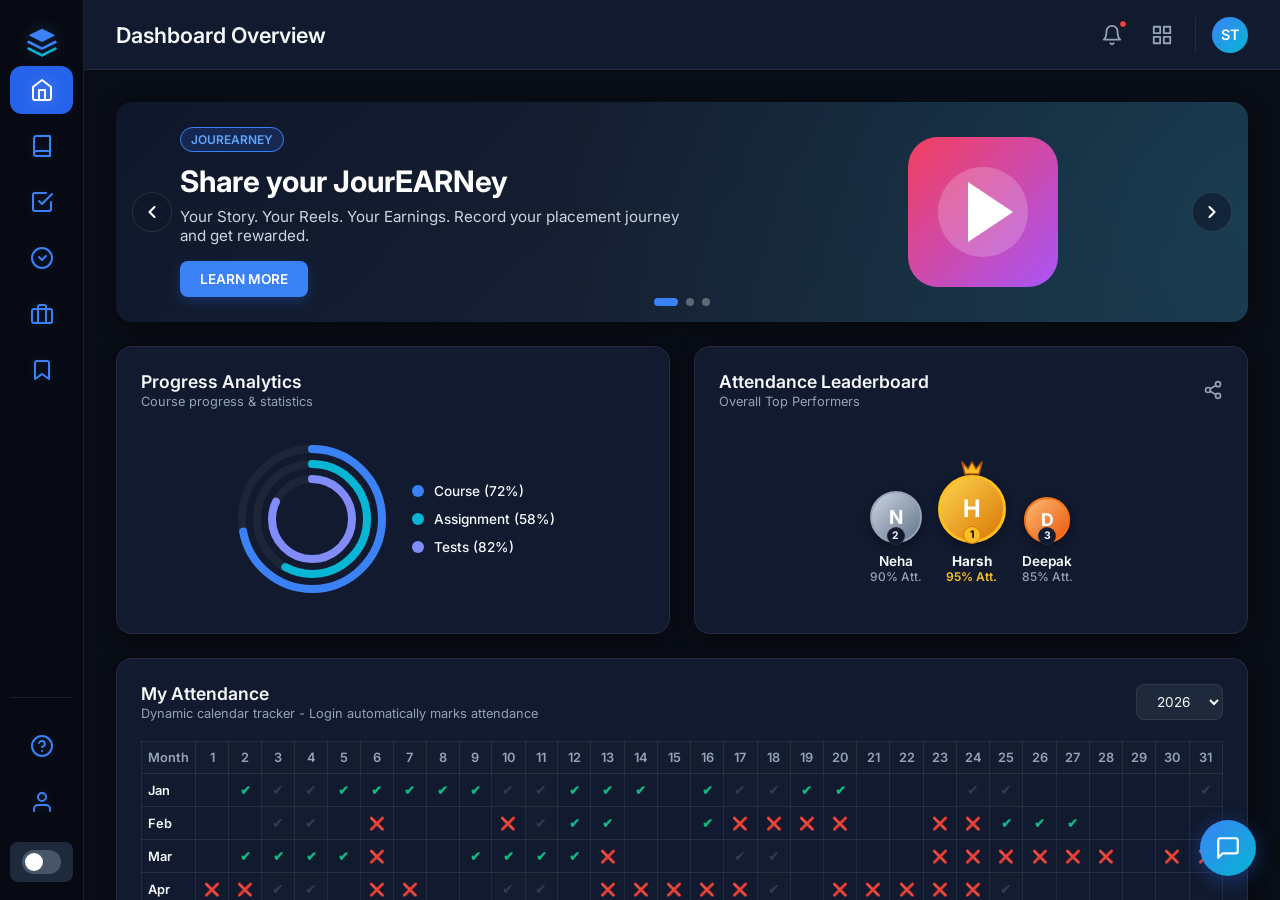
<file: index.html>
<!DOCTYPE html>
<html lang="en">
<head>
  <meta charset="UTF-8">
  <meta name="viewport" content="width=device-width, initial-scale=1.0">
  <title>Demo Academy - Student Dashboard & Attendance Portal</title>
  <link rel="stylesheet" href="assets/css/style.css">
</head>
<body>
  <script>
    if (localStorage.getItem('demo_theme') === 'light') {
      document.body.classList.add('light-theme');
    }
  </script>
  <div class="app-container">
    <!-- Sidebar Navigation -->
    <aside class="sidebar">
      <div>
        <div class="sidebar-logo">
          <svg width="24" height="24" viewBox="0 0 24 24" fill="none" xmlns="http://www.w3.org/2000/svg">
            <path d="M12 2L2 7L12 12L22 7L12 2Z" fill="var(--accent-blue)"/>
            <path d="M2 17L12 22L22 17" stroke="var(--accent-cyan)" stroke-width="2" stroke-linecap="round" stroke-linejoin="round"/>
            <path d="M2 12L12 17L22 12" stroke="var(--accent-blue)" stroke-width="2" stroke-linecap="round" stroke-linejoin="round"/>
          </svg>
          <span>DEMO ACADEMY</span>
        </div>
        <nav>
          <ul class="nav-links">
            <li class="nav-item active">
              <a href="index.html">
                <svg viewBox="0 0 24 24" fill="none" stroke="currentColor" stroke-width="2" stroke-linecap="round" stroke-linejoin="round">
                  <path d="M3 9l9-7 9 7v11a2 2 0 0 1-2 2H5a2 2 0 0 1-2-2z"/>
                  <polyline points="9 22 9 12 15 12 15 22"/>
                </svg>
                <p>Dashboard</p>
              </a>
            </li>
            <li class="nav-item">
              <a href="courses.html">
                <svg viewBox="0 0 24 24" fill="none" stroke="currentColor" stroke-width="2" stroke-linecap="round" stroke-linejoin="round">
                  <path d="M4 19.5A2.5 2.5 0 0 1 6.5 17H20"/>
                  <path d="M6.5 2H20v20H6.5A2.5 2.5 0 0 1 4 19.5v-15A2.5 2.5 0 0 1 6.5 2z"/>
                </svg>
                <p>Courses</p>
              </a>
            </li>
            <li class="nav-item">
              <a href="assignments.html">
                <svg viewBox="0 0 24 24" fill="none" stroke="currentColor" stroke-width="2" stroke-linecap="round" stroke-linejoin="round">
                  <path d="M9 11L12 14L22 4"/>
                  <path d="M21 12v7a2 2 0 0 1-2 2H5a2 2 0 0 1-2-2V5a2 2 0 0 1 2-2h11"/>
                </svg>
                <p>Assignments</p>
              </a>
            </li>
            <li class="nav-item">
              <a href="companies.html">
                <svg viewBox="0 0 24 24" fill="none" stroke="currentColor" stroke-width="2" stroke-linecap="round" stroke-linejoin="round">
                  <circle cx="12" cy="12" r="10"/>
                  <polyline points="9 11 12 14 16 10"/>
                </svg>
                <p>Company Questions</p>
              </a>
            </li>
            <li class="nav-item">
              <a href="jobs.html">
                <svg viewBox="0 0 24 24" fill="none" stroke="currentColor" stroke-width="2" stroke-linecap="round" stroke-linejoin="round">
                  <rect x="2" y="7" width="20" height="14" rx="2" ry="2"/>
                  <path d="M16 21V5a2 2 0 0 0-2-2h-4a2 2 0 0 0-2 2v16"/>
                </svg>
                <p>Jobs</p>
              </a>
            </li>
            <li class="nav-item">
              <a href="#">
                <svg viewBox="0 0 24 24" fill="none" stroke="currentColor" stroke-width="2" stroke-linecap="round" stroke-linejoin="round">
                  <path d="M19 21l-7-5-7 5V5a2 2 0 0 1 2-2h10a2 2 0 0 1 2 2z"/>
                </svg>
                <p>Bookmarks</p>
              </a>
            </li>
          </ul>
        </nav>
      </div>

      <div class="sidebar-footer">
        <ul class="nav-links">
          <li class="nav-item">
            <a href="#">
              <svg viewBox="0 0 24 24" fill="none" stroke="currentColor" stroke-width="2" stroke-linecap="round" stroke-linejoin="round">
                <circle cx="12" cy="12" r="10"/>
                <path d="M9.09 9a3 3 0 0 1 5.83 1c0 2-3 3-3 3"/>
                <line x1="12" y1="17" x2="12.01" y2="17"/>
              </svg>
              <p>Report an Issue</p>
            </a>
          </li>
          <li class="nav-item">
            <a href="#">
              <svg viewBox="0 0 24 24" fill="none" stroke="currentColor" stroke-width="2" stroke-linecap="round" stroke-linejoin="round">
                <path d="M20 21v-2a4 4 0 0 0-4-4H8a4 4 0 0 0-4 4v2"/>
                <circle cx="12" cy="7" r="4"/>
              </svg>
              <p>Profile</p>
            </a>
          </li>
        </ul>
        
        <!-- Theme Toggle -->
        <div class="theme-toggle-container">
          <span class="theme-label">Dark Theme</span>
          <label class="toggle-switch">
            <input type="checkbox" id="theme-toggle">
            <span class="slider"></span>
          </label>
        </div>
      </div>
    </aside>

    <!-- Main Content Area -->
    <main class="main-content">
      <!-- Top Header -->
      <header class="top-header">
        <div class="welcome-msg">
          <h1>Dashboard Overview</h1>
        </div>
        <div class="header-actions">
          <!-- Notification Wrapper -->
          <div class="notification-wrapper">
            <button class="action-btn" aria-label="Notifications" id="btn-notifications">
              <svg viewBox="0 0 24 24" fill="none" stroke="currentColor" stroke-width="2" stroke-linecap="round" stroke-linejoin="round">
                <path d="M18 8A6 6 0 0 0 6 8c0 7-3 9-3 9h18s-3-2-3-9"/>
                <path d="M13.73 21a2 2 0 0 1-3.46 0"/>
              </svg>
              <span class="badge-dot"></span>
            </button>
            
            <!-- Notification Dropdown Menu -->
            <div class="notification-dropdown" id="notification-dropdown">
              <div class="notification-header">
                <h3>Notifications</h3>
                <div class="notification-header-actions">
                  <button class="notification-3dot-btn" id="btn-notification-3dot" aria-label="Filter notifications">
                    <svg viewBox="0 0 24 24" fill="none" stroke="currentColor" stroke-width="2" stroke-linecap="round" stroke-linejoin="round" width="18" height="18">
                      <circle cx="12" cy="5" r="1"/>
                      <circle cx="12" cy="12" r="1"/>
                      <circle cx="12" cy="19" r="1"/>
                    </svg>
                  </button>
                  <div class="notification-filter-menu hidden" id="notification-filter-menu">
                    <button class="filter-opt active" data-type="all">All Notifications</button>
                    <button class="filter-opt" data-type="courses">Course Updates</button>
                    <button class="filter-opt" data-type="jobs">Job Matches</button>
                    <button class="filter-opt" data-type="updates">Portal News</button>
                  </div>
                </div>
              </div>
              <div class="notification-body" id="notification-body">
                <!-- Rendered dynamically by JS -->
              </div>
              <div class="notification-footer">
                <button class="btn-read-all" id="btn-read-all">Read All</button>
              </div>
            </div>
          </div>
          
          <button class="action-btn" aria-label="QR Scanner">
            <svg viewBox="0 0 24 24" fill="none" stroke="currentColor" stroke-width="2" stroke-linecap="round" stroke-linejoin="round">
              <rect x="3" y="3" width="7" height="7"/>
              <rect x="14" y="3" width="7" height="7"/>
              <rect x="14" y="14" width="7" height="7"/>
              <rect x="3" y="14" width="7" height="7"/>
            </svg>
          </button>

          <div class="user-profile">
            <div class="avatar-circle">ST</div>
          </div>
        </div>
      </header>

      <!-- Dashboard Body Content -->
      <div class="dashboard-body">
        <!-- 1. Top Carousel Banner -->
        <section class="banner-carousel" aria-label="Announcements Banner">
          <div class="carousel-slides">
            
            <!-- Slide 1 -->
            <div class="slide active">
              <div class="slide-content">
                <span class="slide-tag">JourEARNey</span>
                <h2>Share your JourEARNey</h2>
                <p>Your Story. Your Reels. Your Earnings. Record your placement journey and get rewarded.</p>
                <a href="#" class="slide-btn">LEARN MORE</a>
              </div>
              <div class="slide-image-container">
                <svg width="180" height="180" viewBox="0 0 24 24" fill="none" xmlns="http://www.w3.org/2000/svg">
                  <rect x="2" y="2" width="20" height="20" rx="4" fill="url(#grad1)"/>
                  <circle cx="12" cy="12" r="6" fill="#ffffff" fill-opacity="0.2"/>
                  <polygon points="10,8 16,12 10,16" fill="#ffffff"/>
                  <defs>
                    <linearGradient id="grad1" x1="2" y1="2" x2="22" y2="22" gradientUnits="userSpaceOnUse">
                      <stop offset="0%" stop-color="#f43f5e" />
                      <stop offset="100%" stop-color="#a855f7" />
                    </linearGradient>
                  </defs>
                </svg>
              </div>
            </div>

            <!-- Slide 2 -->
            <div class="slide">
              <div class="slide-content">
                <span class="slide-tag" style="border-color: var(--accent-cyan); color: #22d3ee;">Referral Program</span>
                <h2>Refer Friends & Earn</h2>
                <p>Help your friends build their tech careers. Get cash rewards for every successfully enrolled referral!</p>
                <a href="#" class="slide-btn" style="background-color: var(--accent-cyan); box-shadow: 0 4px 12px rgba(6, 182, 212, 0.3);">REFER NOW</a>
              </div>
              <div class="slide-image-container">
                <svg width="180" height="180" viewBox="0 0 24 24" fill="none" xmlns="http://www.w3.org/2000/svg">
                  <path d="M17 21v-2a4 4 0 0 0-4-4H5a4 4 0 0 0-4 4v2" stroke="url(#grad2)" stroke-width="2" stroke-linecap="round"/>
                  <circle cx="9" cy="7" r="4" fill="url(#grad2)"/>
                  <path d="M23 21v-2a4 4 0 0 0-3-3.87" stroke="#ffffff" stroke-width="2" stroke-linecap="round"/>
                  <path d="M16 3.13a4 4 0 0 1 0 7.75" stroke="#ffffff" stroke-width="2" stroke-linecap="round"/>
                  <defs>
                    <linearGradient id="grad2" x1="0%" y1="0%" x2="100%" y2="100%">
                      <stop offset="0%" stop-color="#06b6d4"/>
                      <stop offset="100%" stop-color="#3b82f6"/>
                    </linearGradient>
                  </defs>
                </svg>
              </div>
            </div>

            <!-- Slide 3 -->
            <div class="slide">
              <div class="slide-content">
                <span class="slide-tag" style="border-color: var(--accent-gold); color: #fbbf24;">Placements</span>
                <h2>Infosys, TCS & Accenture</h2>
                <p>Our top students placed at global corporations. Build your Core Java skills and secure your dream job.</p>
                <a href="#" class="slide-btn" style="background-color: var(--accent-gold); color: #000000; box-shadow: 0 4px 12px rgba(251, 191, 36, 0.3);">VIEW PLACEMENTS</a>
              </div>
              <div class="slide-image-container">
                <svg width="180" height="180" viewBox="0 0 24 24" fill="none" xmlns="http://www.w3.org/2000/svg">
                  <rect x="3" y="3" width="18" height="18" rx="2" fill="url(#grad3)"/>
                  <path d="M21 16V8a2 2 0 0 0-2-2h-5l-2-2H5a2 2 0 0 0-2 2v10a2 2 0 0 0 2 2h14a2 2 0 0 0 2-2z" fill="#ffffff" fill-opacity="0.2"/>
                  <polyline points="22 10 12 18 2 10" stroke="#ffffff" stroke-width="2"/>
                  <defs>
                    <linearGradient id="grad3" x1="0%" y1="0%" x2="100%" y2="100%">
                      <stop offset="0%" stop-color="#fbbf24"/>
                      <stop offset="100%" stop-color="#f97316"/>
                    </linearGradient>
                  </defs>
                </svg>
              </div>
            </div>

          </div>
          
          <div class="carousel-overlay"></div>
          
          <!-- Arrows -->
          <button class="carousel-arrow prev" aria-label="Previous Slide">
            <svg viewBox="0 0 24 24" fill="none" stroke="currentColor" stroke-width="2.5" stroke-linecap="round" stroke-linejoin="round">
              <polyline points="15 18 9 12 15 6"/>
            </svg>
          </button>
          <button class="carousel-arrow next" aria-label="Next Slide">
            <svg viewBox="0 0 24 24" fill="none" stroke="currentColor" stroke-width="2.5" stroke-linecap="round" stroke-linejoin="round">
              <polyline points="9 18 15 12 9 6"/>
            </svg>
          </button>

          <!-- Dots -->
          <ul class="carousel-dots">
            <li class="dot active"></li>
            <li class="dot"></li>
            <li class="dot"></li>
          </ul>
        </section>

        <!-- 2. Grid Widgets (Progress & Leaderboard) -->
        <div class="widgets-grid">
          
          <!-- Left Card: Learning Analytics & Employability -->
          <div class="card">
            <div class="card-title">
              <div>
                Progress Analytics
                <div class="card-subtitle">Course progress & statistics</div>
              </div>
            </div>
            <div class="analytics-widgets">
              
              <!-- Concentric Rings -->
              <div class="progress-widget">
                <div class="rings-svg-container">
                  <svg width="160" height="160" viewBox="0 0 160 160">
                    <!-- Course Ring (Outer) -->
                    <circle class="ring-bg" cx="80" cy="80" r="70" stroke-width="8"/>
                    <circle class="ring-progress ring-course" cx="80" cy="80" r="70" stroke-width="8"/>

                    <!-- Assignment Ring (Middle) -->
                    <circle class="ring-bg" cx="80" cy="80" r="55" stroke-width="8"/>
                    <circle class="ring-progress ring-assignment" cx="80" cy="80" r="55" stroke-width="8"/>

                    <!-- Test Ring (Inner) -->
                    <circle class="ring-bg" cx="80" cy="80" r="40" stroke-width="8"/>
                    <circle class="ring-progress ring-test" cx="80" cy="80" r="40" stroke-width="8"/>
                  </svg>
                </div>
                <div class="progress-legend">
                  <div class="legend-item">
                    <span class="legend-color" style="background-color: var(--accent-blue);"></span>
                    <span>Course (72%)</span>
                  </div>
                  <div class="legend-item">
                    <span class="legend-color" style="background-color: var(--accent-cyan);"></span>
                    <span>Assignment (58%)</span>
                  </div>
                  <div class="legend-item">
                    <span class="legend-color" style="background-color: #818cf8;"></span>
                    <span>Tests (82%)</span>
                  </div>
                </div>
              </div>


            </div>
          </div>

          <!-- Right Card: Attendance Leaderboard -->
          <div class="card">
            <div class="card-title">
              <div>
                Attendance Leaderboard
                <div class="card-subtitle">Overall Top Performers</div>
              </div>
              <svg width="20" height="20" viewBox="0 0 24 24" fill="none" stroke="var(--text-secondary)" stroke-width="2" stroke-linecap="round" stroke-linejoin="round" style="cursor: pointer;">
                <circle cx="18" cy="5" r="3"/>
                <circle cx="6" cy="12" r="3"/>
                <circle cx="18" cy="19" r="3"/>
                <line x1="8.59" y1="13.51" x2="15.42" y2="17.49"/>
                <line x1="15.41" y1="6.51" x2="8.59" y2="10.49"/>
              </svg>
            </div>
            
            <div class="leaderboard-widget">
              <div class="podium-container">
                <!-- 2nd Place (Left) -->
                <div class="podium-user second">
                  <div class="avatar-wrapper">
                    N
                    <div class="rank-badge">2</div>
                  </div>
                  <div class="user-name">Neha</div>
                  <div class="user-score">90% Att.</div>
                </div>

                <!-- 1st Place (Center) -->
                <div class="podium-user first">
                  <div class="avatar-wrapper">
                    <!-- Crown icon on top -->
                    <svg class="crown-icon" viewBox="0 0 24 24" fill="var(--accent-gold)">
                      <path d="M2 4l3 12h14l3-12-6 7-4-7-4 7-6-7z" stroke="#b45309" stroke-width="1.5" stroke-linejoin="round"/>
                    </svg>
                    H
                    <div class="rank-badge" style="background-color: var(--accent-gold); color: #000000; border-color: #d97706;">1</div>
                  </div>
                  <div class="user-name" style="font-weight: 700;">Harsh</div>
                  <div class="user-score" style="color: var(--accent-gold); font-weight: 600;">95% Att.</div>
                </div>

                <!-- 3rd Place (Right) -->
                <div class="podium-user third">
                  <div class="avatar-wrapper">
                    D
                    <div class="rank-badge">3</div>
                  </div>
                  <div class="user-name">Deepak</div>
                  <div class="user-score">85% Att.</div>
                </div>
              </div>
            </div>
          </div>

        </div>

        <!-- 3. Attendance Section -->
        <section class="card attendance-card" aria-label="Attendance Portal">
          <div class="card-title">
            <div>
              My Attendance
              <div class="card-subtitle">Dynamic calendar tracker - Login automatically marks attendance</div>
            </div>
            <div class="attendance-filters">
              <select class="select-dropdown" id="year-filter">
                <option value="2026">2026</option>
                <option value="2025">2025</option>
              </select>
            </div>
          </div>

          <!-- Grid Table (Months & Days) -->
          <div class="attendance-grid-container">
            <table class="attendance-table">
              <thead>
                <tr>
                  <th>Month</th>
                  <!-- Days 1 to 31 headers -->
                  <th>1</th><th>2</th><th>3</th><th>4</th><th>5</th><th>6</th><th>7</th><th>8</th><th>9</th><th>10</th>
                  <th>11</th><th>12</th><th>13</th><th>14</th><th>15</th><th>16</th><th>17</th><th>18</th><th>19</th><th>20</th>
                  <th>21</th><th>22</th><th>23</th><th>24</th><th>25</th><th>26</th><th>27</th><th>28</th><th>29</th><th>30</th><th>31</th>
                </tr>
              </thead>
              <tbody id="attendance-tbody">
                <!-- Generated dynamically via JS -->
              </tbody>
            </table>
          </div>

          <!-- Attendance Legend -->
          <div class="attendance-legend">
            <div class="legend-marker-item">
              <span class="present-marker">✔</span> Present
            </div>
            <div class="legend-marker-item">
              <span class="week-off-marker" style="padding: 2px 8px; border-radius: 4px; display: inline-block;"></span> Week Off
            </div>
            <div class="legend-marker-item">
              <span class="absent-marker">❌</span> Absent
            </div>
          </div>
        </section>
      </div>
    </main>

    <!-- Floating Ask Demo AI Widget -->
    <div class="ask-demo-widget" id="ask-demo-widget">
      <button class="chat-bubble-btn" id="chat-bubble-btn" aria-label="Ask Demo Assistant">
        <!-- Robot or Chat Icon -->
        <svg viewBox="0 0 24 24" fill="none" stroke="currentColor" stroke-width="2" stroke-linecap="round" stroke-linejoin="round">
          <path d="M21 15a2 2 0 0 1-2 2H7l-4 4V5a2 2 0 0 1 2-2h14a2 2 0 0 1 2 2z"/>
        </svg>
      </button>

      <!-- Chat window container -->
      <div class="chat-window" id="chat-window">
        <div class="chat-header">
          <svg width="28" height="28" viewBox="0 0 24 24" fill="none" stroke="currentColor" stroke-width="2">
            <rect x="3" y="11" width="18" height="11" rx="2" ry="2"/>
            <path d="M12 2v2M8 5h8M12 11V9"/>
          </svg>
          <div>
            <h3>Ask Demo</h3>
            <p>Your AI Learning Companion</p>
          </div>
        </div>

        <div class="chat-body" id="chat-body">
          <div class="chat-msg demo">
            Hi! I am Demo, your AI Learning Assistant. You can ask me about your course progress, attendance details, or how to boost your employability score!
          </div>
        </div>

        <div class="chat-footer">
          <input type="text" class="chat-input" id="chat-input" placeholder="Type a message...">
          <button class="chat-send-btn" id="chat-send-btn" aria-label="Send message">
            <svg viewBox="0 0 24 24" fill="none" stroke="currentColor" stroke-width="2" stroke-linecap="round" stroke-linejoin="round">
              <line x1="22" y1="2" x2="11" y2="13"/>
              <polygon points="22 2 15 22 11 13 2 9 22 2"/>
            </svg>
          </button>
        </div>
      </div>
    </div>
  </div>

  <script src="assets/js/notifications.js"></script>
  <script src="assets/js/common.js"></script>
  <script src="assets/js/app.js"></script>
</body>
</html>
</file>
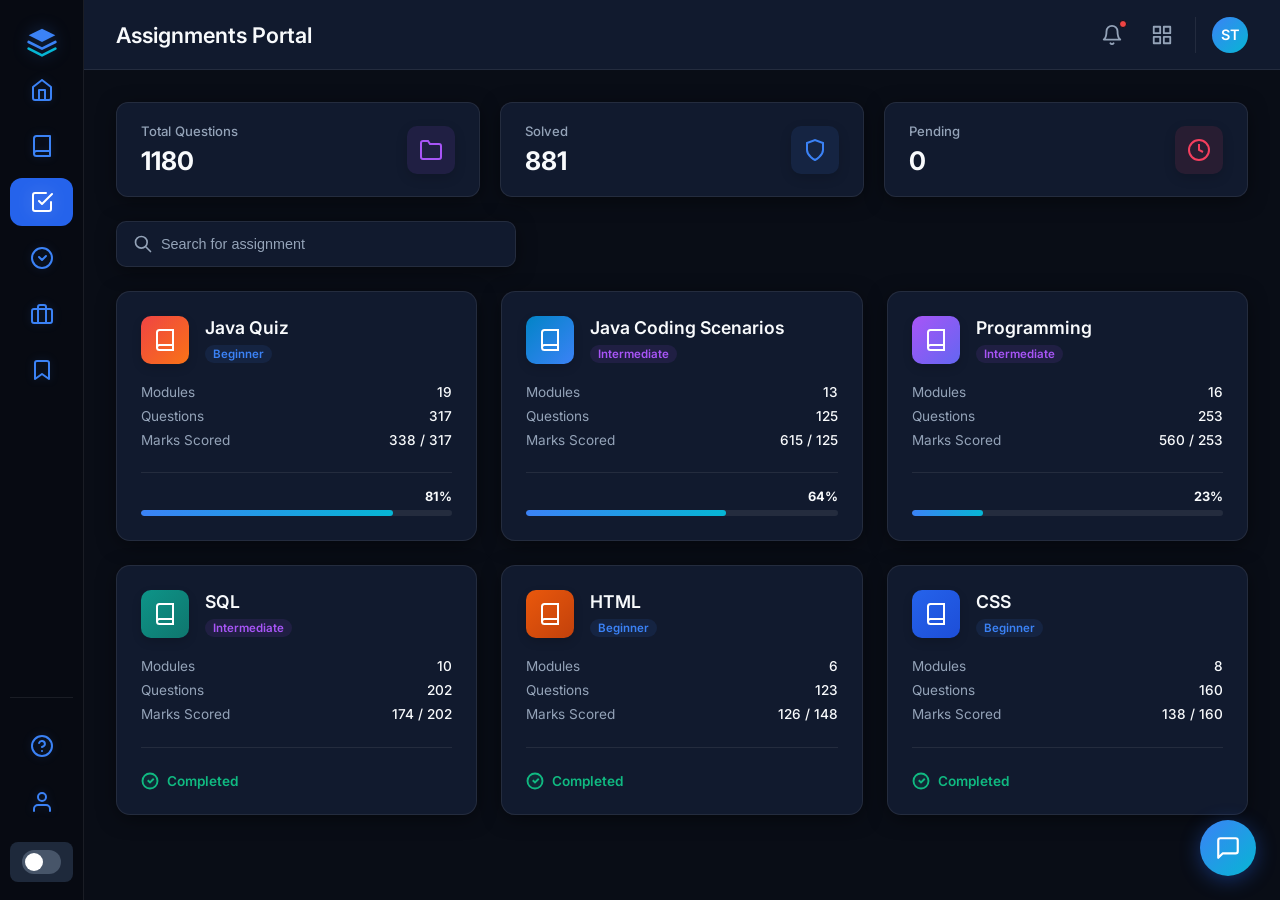
<file: assignments.html>
<!DOCTYPE html>
<html lang="en">
<head>
  <meta charset="UTF-8">
  <meta name="viewport" content="width=device-width, initial-scale=1.0">
  <title>Demo Academy - Study Assignments & Tasks</title>
  <link rel="stylesheet" href="assets/css/style.css">
  <script>
    window.addEventListener('error', function(e) {
      const errDiv = document.createElement('div');
      errDiv.style.position = 'fixed';
      errDiv.style.top = '0';
      errDiv.style.left = '0';
      errDiv.style.width = '100%';
      errDiv.style.backgroundColor = '#ef4444';
      errDiv.style.color = '#ffffff';
      errDiv.style.padding = '16px';
      errDiv.style.zIndex = '999999';
      errDiv.style.fontFamily = 'monospace';
      errDiv.style.fontSize = '14px';
      errDiv.style.whiteSpace = 'pre-wrap';
      errDiv.textContent = 'JS ERROR: ' + e.message + '\nFile: ' + e.filename + '\nLine: ' + e.lineno;
      document.body.appendChild(errDiv);
    });
  </script>
</head>
<body>
  <script>
    if (localStorage.getItem('demo_theme') === 'light') {
      document.body.classList.add('light-theme');
    }
  </script>
  <div class="app-container">
    <!-- Sidebar Navigation -->
    <aside class="sidebar">
      <div>
        <div class="sidebar-logo">
          <svg width="24" height="24" viewBox="0 0 24 24" fill="none" xmlns="http://www.w3.org/2000/svg">
            <path d="M12 2L2 7L12 12L22 7L12 2Z" fill="var(--accent-blue)"/>
            <path d="M2 17L12 22L22 17" stroke="var(--accent-cyan)" stroke-width="2" stroke-linecap="round" stroke-linejoin="round"/>
            <path d="M2 12L12 17L22 12" stroke="var(--accent-blue)" stroke-width="2" stroke-linecap="round" stroke-linejoin="round"/>
          </svg>
          <span>DEMO ACADEMY</span>
        </div>
        <nav>
          <ul class="nav-links">
            <li class="nav-item">
              <a href="index.html">
                <svg viewBox="0 0 24 24" fill="none" stroke="currentColor" stroke-width="2" stroke-linecap="round" stroke-linejoin="round">
                  <path d="M3 9l9-7 9 7v11a2 2 0 0 1-2 2H5a2 2 0 0 1-2-2z"/>
                  <polyline points="9 22 9 12 15 12 15 22"/>
                </svg>
                <p>Dashboard</p>
              </a>
            </li>
            <li class="nav-item">
              <a href="courses.html">
                <svg viewBox="0 0 24 24" fill="none" stroke="currentColor" stroke-width="2" stroke-linecap="round" stroke-linejoin="round">
                  <path d="M4 19.5A2.5 2.5 0 0 1 6.5 17H20"/>
                  <path d="M6.5 2H20v20H6.5A2.5 2.5 0 0 1 4 19.5v-15A2.5 2.5 0 0 1 6.5 2z"/>
                </svg>
                <p>Courses</p>
              </a>
            </li>
            <li class="nav-item active">
              <a href="assignments.html">
                <svg viewBox="0 0 24 24" fill="none" stroke="currentColor" stroke-width="2" stroke-linecap="round" stroke-linejoin="round">
                  <path d="M9 11L12 14L22 4"/>
                  <path d="M21 12v7a2 2 0 0 1-2 2H5a2 2 0 0 1-2-2V5a2 2 0 0 1 2-2h11"/>
                </svg>
                <p>Assignments</p>
              </a>
            </li>
            <li class="nav-item">
              <a href="companies.html">
                <svg viewBox="0 0 24 24" fill="none" stroke="currentColor" stroke-width="2" stroke-linecap="round" stroke-linejoin="round">
                  <circle cx="12" cy="12" r="10"/>
                  <polyline points="9 11 12 14 16 10"/>
                </svg>
                <p>Company Questions</p>
              </a>
            </li>
            <li class="nav-item">
              <a href="jobs.html">
                <svg viewBox="0 0 24 24" fill="none" stroke="currentColor" stroke-width="2" stroke-linecap="round" stroke-linejoin="round">
                  <rect x="2" y="7" width="20" height="14" rx="2" ry="2"/>
                  <path d="M16 21V5a2 2 0 0 0-2-2h-4a2 2 0 0 0-2 2v16"/>
                </svg>
                <p>Jobs</p>
              </a>
            </li>
            <li class="nav-item">
              <a href="#">
                <svg viewBox="0 0 24 24" fill="none" stroke="currentColor" stroke-width="2" stroke-linecap="round" stroke-linejoin="round">
                  <path d="M19 21l-7-5-7 5V5a2 2 0 0 1 2-2h10a2 2 0 0 1 2 2z"/>
                </svg>
                <p>Bookmarks</p>
              </a>
            </li>
          </ul>
        </nav>
      </div>

      <div class="sidebar-footer">
        <ul class="nav-links">
          <li class="nav-item">
            <a href="#">
              <svg viewBox="0 0 24 24" fill="none" stroke="currentColor" stroke-width="2" stroke-linecap="round" stroke-linejoin="round">
                <circle cx="12" cy="12" r="10"/>
                <path d="M9.09 9a3 3 0 0 1 5.83 1c0 2-3 3-3 3"/>
                <line x1="12" y1="17" x2="12.01" y2="17"/>
              </svg>
              <p>Report an Issue</p>
            </a>
          </li>
          <li class="nav-item">
            <a href="#">
              <svg viewBox="0 0 24 24" fill="none" stroke="currentColor" stroke-width="2" stroke-linecap="round" stroke-linejoin="round">
                <path d="M20 21v-2a4 4 0 0 0-4-4H8a4 4 0 0 0-4 4v2"/>
                <circle cx="12" cy="7" r="4"/>
              </svg>
              <p>Profile</p>
            </a>
          </li>
        </ul>
        
        <!-- Theme Toggle -->
        <div class="theme-toggle-container">
          <span class="theme-label">Dark Theme</span>
          <label class="toggle-switch">
            <input type="checkbox" id="theme-toggle">
            <span class="slider"></span>
          </label>
        </div>
      </div>
    </aside>

    <!-- Main Content Area -->
    <main class="main-content">
      <!-- Top Header -->
      <header class="top-header">
        <div class="welcome-msg">
          <h1 id="assignments-header-title">Assignments Portal</h1>
        </div>
        <div class="header-actions">
          <!-- Notification Wrapper -->
          <div class="notification-wrapper">
            <button class="action-btn" aria-label="Notifications" id="btn-notifications">
              <svg viewBox="0 0 24 24" fill="none" stroke="currentColor" stroke-width="2" stroke-linecap="round" stroke-linejoin="round">
                <path d="M18 8A6 6 0 0 0 6 8c0 7-3 9-3 9h18s-3-2-3-9"/>
                <path d="M13.73 21a2 2 0 0 1-3.46 0"/>
              </svg>
              <span class="badge-dot"></span>
            </button>
            
            <!-- Notification Dropdown Menu -->
            <div class="notification-dropdown" id="notification-dropdown">
              <div class="notification-header">
                <h3>Notifications</h3>
                <div class="notification-header-actions">
                  <button class="notification-3dot-btn" id="btn-notification-3dot" aria-label="Filter notifications">
                    <svg viewBox="0 0 24 24" fill="none" stroke="currentColor" stroke-width="2" stroke-linecap="round" stroke-linejoin="round" width="18" height="18">
                      <circle cx="12" cy="5" r="1"/>
                      <circle cx="12" cy="12" r="1"/>
                      <circle cx="12" cy="19" r="1"/>
                    </svg>
                  </button>
                  <div class="notification-filter-menu hidden" id="notification-filter-menu">
                    <button class="filter-opt active" data-type="all">All Notifications</button>
                    <button class="filter-opt" data-type="courses">Course Updates</button>
                    <button class="filter-opt" data-type="jobs">Job Matches</button>
                    <button class="filter-opt" data-type="updates">Portal News</button>
                  </div>
                </div>
              </div>
              <div class="notification-body" id="notification-body">
                <!-- Rendered dynamically by JS -->
              </div>
              <div class="notification-footer">
                <button class="btn-read-all" id="btn-read-all">Read All</button>
              </div>
            </div>
          </div>
          
          <button class="action-btn" aria-label="QR Scanner">
            <svg viewBox="0 0 24 24" fill="none" stroke="currentColor" stroke-width="2" stroke-linecap="round" stroke-linejoin="round">
              <rect x="3" y="3" width="7" height="7"/>
              <rect x="14" y="3" width="7" height="7"/>
              <rect x="14" y="14" width="7" height="7"/>
              <rect x="3" y="14" width="7" height="7"/>
            </svg>
          </button>

          <div class="user-profile">
            <div class="avatar-circle">ST</div>
          </div>
        </div>
      </header>

      <!-- Dashboard Body Content -->
      <div class="dashboard-body">
        
        <!-- ==========================================
             VIEW 1: SUBJECT CATALOG GRID
             ========================================== -->
        <div id="assignments-catalog-view" style="display: block; width: 100%;">
          
          <!-- Top Row Metrics Widget (Photo 1) -->
          <div class="assignments-metrics-row subject-metrics-row">
            <div class="assignments-metric-card">
              <div class="assignments-metric-info">
                <span class="metric-label">Total Questions</span>
                <span class="metric-value" id="global-total-questions">1641</span>
              </div>
              <div class="assignments-metric-icon">
                <!-- Stacked folders icon -->
                <svg width="24" height="24" viewBox="0 0 24 24" fill="none" stroke="currentColor" stroke-width="2">
                  <path d="M22 19a2 2 0 0 1-2 2H4a2 2 0 0 1-2-2V5a2 2 0 0 1 2-2h5l2 3h9a2 2 0 0 1 2 2z"/>
                </svg>
              </div>
            </div>
            
            <div class="assignments-metric-card">
              <div class="assignments-metric-info">
                <span class="metric-label">Solved</span>
                <span class="metric-value" id="global-solved-questions">989</span>
              </div>
              <div class="assignments-metric-icon">
                <!-- Checkmark shield icon -->
                <svg width="24" height="24" viewBox="0 0 24 24" fill="none" stroke="currentColor" stroke-width="2">
                  <path d="M12 22s8-4 8-10V5l-8-3-8 3v7c0 6 8 10 8 10z"/>
                </svg>
              </div>
            </div>

            <div class="assignments-metric-card">
              <div class="assignments-metric-info">
                <span class="metric-label">Pending</span>
                <span class="metric-value" id="global-pending-questions">0</span>
              </div>
              <div class="assignments-metric-icon">
                <!-- Clock icon -->
                <svg width="24" height="24" viewBox="0 0 24 24" fill="none" stroke="currentColor" stroke-width="2">
                  <circle cx="12" cy="12" r="10"/>
                  <polyline points="12 6 12 12 16 14"/>
                </svg>
              </div>
            </div>
          </div>

          <!-- Search filter box (Photo 1) -->
          <div class="assignments-search-section">
            <svg class="assignments-search-icon" width="20" height="20" fill="none" stroke="currentColor" stroke-width="2" viewBox="0 0 24 24">
              <path stroke-linecap="round" stroke-linejoin="round" d="M21 21l-6-6m2-5a7 7 0 11-14 0 7 7 0 0114 0z"></path>
            </svg>
            <input type="text" id="assignments-search" placeholder="Search for assignment">
          </div>

          <!-- Subjects Grid (Photo 1) -->
          <div class="assignments-grid" id="assignments-grid">
            <!-- Populated dynamically via JS -->
          </div>
        </div>

        <!-- ==========================================
             VIEW 2: SUBJECT MODULES ACCORDION LIST
             ========================================== -->
        <div id="assignments-module-view" style="display: none; width: 100%;">
          
          <!-- Header with back button and tree toggle (Photo 2) -->
          <div class="subject-modules-header">
            <div class="back-title-wrap">
              <button class="player-back-btn" id="module-back-btn" aria-label="Go back to catalog">
                <svg viewBox="0 0 24 24" fill="none" stroke="currentColor" stroke-width="2.5" stroke-linecap="round" stroke-linejoin="round">
                  <line x1="19" y1="12" x2="5" y2="12"/>
                  <polyline points="12 19 5 12 12 5"/>
                </svg>
              </button>
              <h2 id="module-subject-title">Java Quiz</h2>
            </div>
          </div>

          <!-- Subject Specific Stats Row (Photo 2) -->
          <div class="assignments-metrics-row subject-metrics-row" style="margin-bottom: 24px;">
            <div class="assignments-metric-card">
              <div class="assignments-metric-info">
                <span class="metric-label">Total Questions</span>
                <span class="metric-value" id="subject-total-questions">317</span>
              </div>
              <div class="assignments-metric-icon">
                <svg width="20" height="20" viewBox="0 0 24 24" fill="none" stroke="currentColor" stroke-width="2">
                  <path d="M22 19a2 2 0 0 1-2 2H4a2 2 0 0 1-2-2V5a2 2 0 0 1 2-2h5l2 3h9a2 2 0 0 1 2 2z"/>
                </svg>
              </div>
            </div>
            
            <div class="assignments-metric-card">
              <div class="assignments-metric-info">
                <span class="metric-label">Solved</span>
                <span class="metric-value" id="subject-solved-questions">258</span>
              </div>
              <div class="assignments-metric-icon">
                <svg width="20" height="20" viewBox="0 0 24 24" fill="none" stroke="currentColor" stroke-width="2">
                  <path d="M12 22s8-4 8-10V5l-8-3-8 3v7c0 6 8 10 8 10z"/>
                </svg>
              </div>
            </div>

            <div class="assignments-metric-card">
              <div class="assignments-metric-info">
                <span class="metric-label">Pending</span>
                <span class="metric-value" id="subject-pending-questions">0</span>
              </div>
              <div class="assignments-metric-icon">
                <!-- Clock icon -->
                <svg width="20" height="20" viewBox="0 0 24 24" fill="none" stroke="currentColor" stroke-width="2">
                  <circle cx="12" cy="12" r="10"/>
                  <polyline points="12 6 12 12 16 14"/>
                </svg>
              </div>
            </div>
          </div>

          <!-- Split Layout: Accordion on left, Circle chart progress card on right (Photo 2) -->
          <div class="modules-layout-grid">
            
            <!-- Left Side: Accordion modules list -->
            <div class="modules-list-container" id="assignments-accordion-list">
              <!-- Rendered dynamically -->
            </div>

            <!-- Right Side: Circular progress chart card -->
            <div class="module-progress-card">
              <div class="circle-chart-container">
                <svg class="circle-chart-svg" viewBox="0 0 140 140">
                  <defs>
                    <linearGradient id="circle-grad" x1="0%" y1="0%" x2="100%" y2="100%">
                      <stop offset="0%" stop-color="var(--accent-blue)"/>
                      <stop offset="100%" stop-color="var(--accent-cyan)"/>
                    </linearGradient>
                  </defs>
                  <!-- Base Track -->
                  <circle class="circle-chart-bg" cx="70" cy="70" r="60"/>
                  <!-- Interactive Progress Circle -->
                  <circle class="circle-chart-fill" id="progress-circle-fill" cx="70" cy="70" r="60"/>
                </svg>
                
                <div class="circle-chart-text-wrap">
                  <div class="circle-chart-label">Progress</div>
                  <div class="circle-chart-percent" id="progress-circle-percent">81%</div>
                </div>
              </div>
              
              <div style="text-align: center;">
                <h3 style="font-size: 1.05rem; font-weight: 600; color: var(--text-primary); margin-bottom: 6px;">Subject Completion</h3>
                <p style="font-size: 0.82rem; color: var(--text-secondary); max-width: 180px; margin: 0 auto; line-height: 1.4;">Complete your modules to raise your completion score.</p>
              </div>
            </div>

          </div>

        </div>

      </div>
    </main>

    <!-- Floating Ask Demo AI Widget -->
    <div class="ask-demo-widget" id="ask-demo-widget">
      <button class="chat-bubble-btn" id="chat-bubble-btn" aria-label="Ask Demo Assistant">
        <svg viewBox="0 0 24 24" fill="none" stroke="currentColor" stroke-width="2" stroke-linecap="round" stroke-linejoin="round">
          <path d="M21 15a2 2 0 0 1-2 2H7l-4 4V5a2 2 0 0 1 2-2h14a2 2 0 0 1 2 2z"/>
        </svg>
      </button>

      <div class="chat-window" id="chat-window">
        <div class="chat-header">
          <svg width="28" height="28" viewBox="0 0 24 24" fill="none" stroke="currentColor" stroke-width="2">
            <rect x="3" y="11" width="18" height="11" rx="2" ry="2"/>
            <path d="M12 2v2M8 5h8M12 11V9"/>
          </svg>
          <div>
            <h3>Ask Demo</h3>
            <p>Your AI Learning Companion</p>
          </div>
        </div>

        <div class="chat-body" id="chat-body">
          <div class="chat-msg demo">
            Hi! I am Demo, your AI Learning Assistant. You can check your assignment subjects here. Clicking on any subject loads its modules, and you can solve questions under each tab to track progress!
          </div>
        </div>

        <div class="chat-footer">
          <input type="text" class="chat-input" id="chat-input" placeholder="Type a message...">
          <button class="chat-send-btn" id="chat-send-btn" aria-label="Send message">
            <svg viewBox="0 0 24 24" fill="none" stroke="currentColor" stroke-width="2" stroke-linecap="round" stroke-linejoin="round">
              <line x1="22" y1="2" x2="11" y2="13"/>
              <polygon points="22 2 15 22 11 13 2 9 22 2"/>
            </svg>
          </button>
        </div>
      </div>
    </div>
  </div>

  <script src="assets/js/notifications.js"></script>
  <script src="assets/js/common.js"></script>
  <script src="assets/js/assignments.js?v=4"></script>
</body>
</html>
</file>
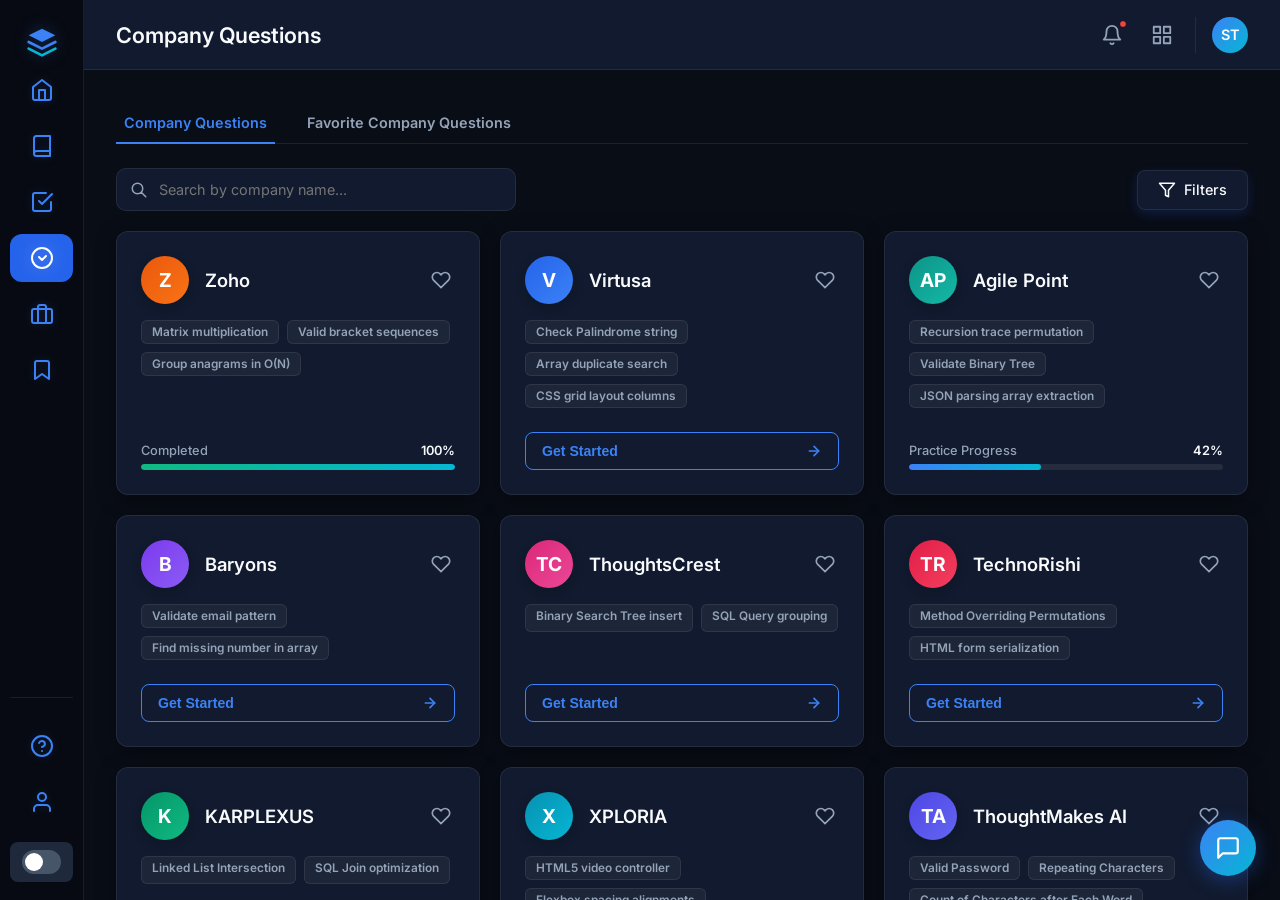
<file: companies.html>
<!DOCTYPE html>
<html lang="en">
<head>
  <meta charset="UTF-8">
  <meta name="viewport" content="width=device-width, initial-scale=1.0">
  <title>Demo Academy - Company Questions</title>
  <link rel="stylesheet" href="assets/css/style.css">
  <script>
    window.addEventListener('error', function(e) {
      const errDiv = document.createElement('div');
      errDiv.style.position = 'fixed';
      errDiv.style.top = '0';
      errDiv.style.left = '0';
      errDiv.style.width = '100%';
      errDiv.style.backgroundColor = '#ef4444';
      errDiv.style.color = '#ffffff';
      errDiv.style.padding = '16px';
      errDiv.style.zIndex = '999999';
      errDiv.style.fontFamily = 'monospace';
      errDiv.style.fontSize = '14px';
      errDiv.style.whiteSpace = 'pre-wrap';
      errDiv.textContent = 'JS ERROR: ' + e.message + '\nFile: ' + e.filename + '\nLine: ' + e.lineno;
      document.body.appendChild(errDiv);
    });
  </script>
</head>
<body>
  <script>
    if (localStorage.getItem('demo_theme') === 'light') {
      document.body.classList.add('light-theme');
    }
  </script>
  <div class="app-container">
    <!-- Sidebar Navigation -->
    <aside class="sidebar">
      <div>
        <div class="sidebar-logo">
          <svg width="24" height="24" viewBox="0 0 24 24" fill="none" xmlns="http://www.w3.org/2000/svg">
            <path d="M12 2L2 7L12 12L22 7L12 2Z" fill="var(--accent-blue)"/>
            <path d="M2 17L12 22L22 17" stroke="var(--accent-cyan)" stroke-width="2" stroke-linecap="round" stroke-linejoin="round"/>
            <path d="M2 12L12 17L22 12" stroke="var(--accent-blue)" stroke-width="2" stroke-linecap="round" stroke-linejoin="round"/>
          </svg>
          <span>DEMO ACADEMY</span>
        </div>
        <nav>
          <ul class="nav-links">
            <li class="nav-item">
              <a href="index.html">
                <svg viewBox="0 0 24 24" fill="none" stroke="currentColor" stroke-width="2" stroke-linecap="round" stroke-linejoin="round">
                  <path d="M3 9l9-7 9 7v11a2 2 0 0 1-2 2H5a2 2 0 0 1-2-2z"/>
                  <polyline points="9 22 9 12 15 12 15 22"/>
                </svg>
                <p>Dashboard</p>
              </a>
            </li>
            <li class="nav-item">
              <a href="courses.html">
                <svg viewBox="0 0 24 24" fill="none" stroke="currentColor" stroke-width="2" stroke-linecap="round" stroke-linejoin="round">
                  <path d="M4 19.5A2.5 2.5 0 0 1 6.5 17H20"/>
                  <path d="M6.5 2H20v20H6.5A2.5 2.5 0 0 1 4 19.5v-15A2.5 2.5 0 0 1 6.5 2z"/>
                </svg>
                <p>Courses</p>
              </a>
            </li>
            <li class="nav-item">
              <a href="assignments.html">
                <svg viewBox="0 0 24 24" fill="none" stroke="currentColor" stroke-width="2" stroke-linecap="round" stroke-linejoin="round">
                  <path d="M9 11L12 14L22 4"/>
                  <path d="M21 12v7a2 2 0 0 1-2 2H5a2 2 0 0 1-2-2V5a2 2 0 0 1 2-2h11"/>
                </svg>
                <p>Assignments</p>
              </a>
            </li>
            <li class="nav-item active">
              <a href="companies.html">
                <svg viewBox="0 0 24 24" fill="none" stroke="currentColor" stroke-width="2" stroke-linecap="round" stroke-linejoin="round">
                  <circle cx="12" cy="12" r="10"/>
                  <polyline points="9 11 12 14 16 10"/>
                </svg>
                <p>Company Questions</p>
              </a>
            </li>
            <li class="nav-item">
              <a href="jobs.html">
                <svg viewBox="0 0 24 24" fill="none" stroke="currentColor" stroke-width="2" stroke-linecap="round" stroke-linejoin="round">
                  <rect x="2" y="7" width="20" height="14" rx="2" ry="2"/>
                  <path d="M16 21V5a2 2 0 0 0-2-2h-4a2 2 0 0 0-2 2v16"/>
                </svg>
                <p>Jobs</p>
              </a>
            </li>
            <li class="nav-item">
              <a href="#">
                <svg viewBox="0 0 24 24" fill="none" stroke="currentColor" stroke-width="2" stroke-linecap="round" stroke-linejoin="round">
                  <path d="M19 21l-7-5-7 5V5a2 2 0 0 1 2-2h10a2 2 0 0 1 2 2z"/>
                </svg>
                <p>Bookmarks</p>
              </a>
            </li>
          </ul>
        </nav>
      </div>

      <div class="sidebar-footer">
        <ul class="nav-links">
          <li class="nav-item">
            <a href="#">
              <svg viewBox="0 0 24 24" fill="none" stroke="currentColor" stroke-width="2" stroke-linecap="round" stroke-linejoin="round">
                <circle cx="12" cy="12" r="10"/>
                <path d="M9.09 9a3 3 0 0 1 5.83 1c0 2-3 3-3 3"/>
                <line x1="12" y1="17" x2="12.01" y2="17"/>
              </svg>
              <p>Report an Issue</p>
            </a>
          </li>
          <li class="nav-item">
            <a href="#">
              <svg viewBox="0 0 24 24" fill="none" stroke="currentColor" stroke-width="2" stroke-linecap="round" stroke-linejoin="round">
                <path d="M20 21v-2a4 4 0 0 0-4-4H8a4 4 0 0 0-4 4v2"/>
                <circle cx="12" cy="7" r="4"/>
              </svg>
              <p>Profile</p>
            </a>
          </li>
        </ul>
        
        <!-- Theme Toggle -->
        <div class="theme-toggle-container">
          <span class="theme-label">Dark Theme</span>
          <label class="toggle-switch">
            <input type="checkbox" id="theme-toggle">
            <span class="slider"></span>
          </label>
        </div>
      </div>
    </aside>

    <!-- Main Content Area -->
    <main class="main-content">
      <!-- Top Header -->
      <header class="top-header">
        <div class="welcome-msg">
          <h1>Company Questions</h1>
        </div>
        <div class="header-actions">
          <!-- Notification Wrapper -->
          <div class="notification-wrapper">
            <button class="action-btn" aria-label="Notifications" id="btn-notifications">
              <svg viewBox="0 0 24 24" fill="none" stroke="currentColor" stroke-width="2" stroke-linecap="round" stroke-linejoin="round">
                <path d="M18 8A6 6 0 0 0 6 8c0 7-3 9-3 9h18s-3-2-3-9"/>
                <path d="M13.73 21a2 2 0 0 1-3.46 0"/>
              </svg>
              <span class="badge-dot"></span>
            </button>
            
            <!-- Notification Dropdown Menu -->
            <div class="notification-dropdown" id="notification-dropdown">
              <div class="notification-header">
                <h3>Notifications</h3>
                <div class="notification-header-actions">
                  <button class="notification-3dot-btn" id="btn-notification-3dot" aria-label="Filter notifications">
                    <svg viewBox="0 0 24 24" fill="none" stroke="currentColor" stroke-width="2" stroke-linecap="round" stroke-linejoin="round" width="18" height="18">
                      <circle cx="12" cy="5" r="1"/>
                      <circle cx="12" cy="12" r="1"/>
                      <circle cx="12" cy="19" r="1"/>
                    </svg>
                  </button>
                  <div class="notification-filter-menu hidden" id="notification-filter-menu">
                    <button class="filter-opt active" data-type="all">All Notifications</button>
                    <button class="filter-opt" data-type="courses">Course Updates</button>
                    <button class="filter-opt" data-type="jobs">Job Matches</button>
                    <button class="filter-opt" data-type="updates">Portal News</button>
                  </div>
                </div>
              </div>
              <div class="notification-body" id="notification-body">
                <!-- Rendered dynamically by JS -->
              </div>
              <div class="notification-footer">
                <button class="btn-read-all" id="btn-read-all">Read All</button>
              </div>
            </div>
          </div>
          
          <button class="action-btn" aria-label="QR Scanner">
            <svg viewBox="0 0 24 24" fill="none" stroke="currentColor" stroke-width="2" stroke-linecap="round" stroke-linejoin="round">
              <rect x="3" y="3" width="7" height="7"/>
              <rect x="14" y="3" width="7" height="7"/>
              <rect x="14" y="14" width="7" height="7"/>
              <rect x="3" y="14" width="7" height="7"/>
            </svg>
          </button>

          <div class="user-profile">
            <div class="avatar-circle">ST</div>
          </div>
        </div>
      </header>

      <!-- Dashboard Body Content -->
      <div class="dashboard-body">
        
        <!-- ==========================================
             VIEW 1: COMPANIES CATALOG GRID & SEARCH
             ========================================== -->
        <div id="companies-list-view" style="display: block; width: 100%;">
          <!-- Horizontal Tabs -->
          <div class="courses-tabs" style="display: flex; gap: 24px; border-bottom: 1px solid var(--card-border); margin-bottom: 24px;">
            <button class="tab-btn active" id="tab-all-companies">Company Questions</button>
            <button class="tab-btn" id="tab-fav-companies">Favorite Company Questions</button>
          </div>

          <!-- Search Bar and Filters Button -->
          <div class="search-filter-row" style="display: flex; justify-content: space-between; align-items: center; margin-bottom: 20px; gap: 16px; flex-wrap: wrap;">
            <div class="search-input-wrap" style="flex: 1; max-width: 400px; margin-bottom: 0;">
              <svg class="search-icon-svg" fill="none" stroke="currentColor" stroke-width="2" viewBox="0 0 24 24" xmlns="http://www.w3.org/2000/svg">
                <path stroke-linecap="round" stroke-linejoin="round" d="M21 21l-6-6m2-5a7 7 0 11-14 0 7 7 0 0114 0z"></path>
              </svg>
              <input type="text" id="company-search" class="courses-search-bar" style="margin-bottom: 0;" placeholder="Search by company name...">
            </div>
            <div class="filter-wrapper" style="position: relative; display: inline-block;">
              <button class="btn-primary" id="btn-toggle-filters" style="display: flex; align-items: center; gap: 8px; background: var(--card-bg); border: 1px solid var(--card-border); color: var(--text-primary); padding: 10px 20px; border-radius: 8px; cursor: pointer; transition: all 0.2s; font-weight: 500;">
                <svg width="18" height="18" viewBox="0 0 24 24" fill="none" stroke="currentColor" stroke-width="2" stroke-linecap="round" stroke-linejoin="round">
                  <polygon points="22 3 2 3 10 12.46 10 19 14 21 14 12.46 22 3"></polygon>
                </svg>
                Filters
              </button>

              <!-- Hidden Filters Dropdown Pane (Status Only) placed as a small dropdown -->
              <div id="filters-dropdown-pane" class="filters-pane hidden" style="grid-template-columns: 1fr; position: absolute; right: 0; top: 48px; width: 320px; z-index: 200;">
                <div class="filter-group">
                  <h4>Completion Status</h4>
                  <div class="checkbox-list" style="flex-direction: row; gap: 24px; flex-wrap: wrap;">
                    <label class="checkbox-container">
                      <input type="checkbox" id="filter-status-completed" value="completed">
                      <span class="checkmark"></span>
                      Completed
                    </label>
                    <label class="checkbox-container">
                      <input type="checkbox" id="filter-status-progress" value="progress">
                      <span class="checkmark"></span>
                      In Progress
                    </label>
                    <label class="checkbox-container">
                      <input type="checkbox" id="filter-status-notstarted" value="notstarted">
                      <span class="checkmark"></span>
                      Not Started
                    </label>
                  </div>
                </div>
              </div>
            </div>
          </div>

          <!-- Grid of Companies Cards -->
          <div class="companies-grid" id="companies-grid">
            <!-- Rendered Dynamically by JS -->
          </div>
        </div>

        <!-- ==========================================
             VIEW 2: COMPANY DETAIL VIEW (Files & Challenges)
             ========================================== -->
        <div id="company-detail-view" style="display: none; width: 100%;">
          <!-- Company Detail Header Row -->
          <div class="company-detail-header-row" style="display: flex; justify-content: space-between; align-items: center; margin-bottom: 24px; border-bottom: 1px solid var(--card-border); padding-bottom: 16px;">
            <div style="display: flex; align-items: center; gap: 16px;">
              <button id="btn-back-to-companies" class="back-btn" style="background: none; border: none; color: var(--text-primary); cursor: pointer; font-size: 1.8rem; line-height: 1; display: flex; align-items: center; padding: 4px;">←</button>
              <h2 id="company-detail-title" style="margin: 0; font-size: 1.6rem; font-weight: 700; color: var(--text-primary);">ThoughtMakes AI</h2>
            </div>
            
            <div class="admin-toggle-wrapper" style="display: flex; align-items: center; gap: 10px;">
              <span class="theme-label" style="font-size: 0.88rem; font-weight: 600; color: var(--text-secondary);">Admin Mode</span>
              <label class="toggle-switch">
                <input type="checkbox" id="admin-mode-toggle">
                <span class="slider"></span>
              </label>
            </div>
          </div>

          <!-- Admin Panel Actions Banner -->
          <div id="admin-actions-banner" class="admin-banner hidden" style="border: 1px dashed var(--accent-blue); background-color: rgba(59, 130, 246, 0.04); padding: 16px; border-radius: 12px; margin-bottom: 24px; display: flex; align-items: center; gap: 16px;">
            <div style="flex-grow: 1;">
              <h4 style="margin: 0 0 4px 0; font-size: 0.95rem; font-weight: 600; color: var(--accent-blue);">ADMIN CONTROLS</h4>
              <p style="margin: 0; font-size: 0.8rem; color: var(--text-secondary);">Add mock reference PDFs or create additional coding challenges for this company catalog.</p>
            </div>
            <div style="display: flex; gap: 12px; flex-shrink: 0;">
              <button class="btn-primary" id="btn-admin-upload-pdf" style="padding: 8px 16px; font-size: 0.82rem; background: var(--accent-blue);">Upload PDF</button>
              <button class="btn-primary" id="btn-admin-add-challenge" style="padding: 8px 16px; font-size: 0.82rem; background: var(--accent-cyan); border-color: var(--accent-cyan);">Add Challenge</button>
            </div>
          </div>

          <!-- Dynamic detailed rows -->
          <div class="company-detail-list" id="company-detail-list">
            <!-- Populated via JS -->
          </div>
        </div>

      </div>
    </main>

    <!-- Floating Ask Demo AI Widget -->
    <div class="ask-demo-widget" id="ask-demo-widget">
      <button class="chat-bubble-btn" id="chat-bubble-btn" aria-label="Ask Demo Assistant">
        <svg viewBox="0 0 24 24" fill="none" stroke="currentColor" stroke-width="2" stroke-linecap="round" stroke-linejoin="round">
          <path d="M21 15a2 2 0 0 1-2 2H7l-4 4V5a2 2 0 0 1 2-2h14a2 2 0 0 1 2 2z"/>
        </svg>
      </button>

      <div class="chat-window" id="chat-window">
        <div class="chat-header">
          <svg width="28" height="28" viewBox="0 0 24 24" fill="none" stroke="currentColor" stroke-width="2">
            <rect x="3" y="11" width="18" height="11" rx="2" ry="2"/>
            <path d="M12 2v2M8 5h8M12 11V9"/>
          </svg>
          <div>
            <h3>Ask Demo</h3>
            <p>Your AI Learning Companion</p>
          </div>
        </div>

        <div class="chat-body" id="chat-body">
          <div class="chat-msg demo">
            Hi! I am Demo, your AI Learning Assistant. In this Company Questions catalog, you can find tailored programming and logic questions from top companies like Zoho, Virtusa, and Agile Point. Start practicing to test your skills!
          </div>
        </div>

        <div class="chat-footer">
          <input type="text" class="chat-input" id="chat-input" placeholder="Type a message...">
          <button class="chat-send-btn" id="chat-send-btn" aria-label="Send message">
            <svg viewBox="0 0 24 24" fill="none" stroke="currentColor" stroke-width="2" stroke-linecap="round" stroke-linejoin="round">
              <line x1="22" y1="2" x2="11" y2="13"/>
              <polygon points="22 2 15 22 11 13 2 9 22 2"/>
            </svg>
          </button>
        </div>
      </div>
    </div>
  </div>

  <!-- ==========================================
       MODALS FOR DETAILS PREVIEWS & SOLUTION INTERACTION
       ========================================== -->

  <!-- Modal 1: View PDF Mock Reader -->
  <div id="modal-view-pdf" class="modal-overlay hidden">
    <div class="modal-card">
      <div class="modal-header">
        <h3 id="pdf-modal-title">Thoughtmakes Technologies.pdf</h3>
        <button class="modal-close-btn" id="btn-close-pdf-modal">&times;</button>
      </div>
      <div class="modal-body" style="background: #0f172a; color: #94a3b8; padding: 20px; border-radius: 8px; font-family: monospace; font-size: 0.82rem; height: 320px; overflow-y: auto; border: 1px solid var(--card-border);">
        <div style="border-bottom: 1px solid #334155; padding-bottom: 10px; margin-bottom: 14px; text-align: center;">
          <span style="background: #ef4444; color: #fff; padding: 2px 8px; border-radius: 4px; font-weight: bold; font-size: 0.72rem;">MOCK PDF PREVIEWER</span>
          <p style="margin-top: 6px; font-weight: bold; color: var(--text-primary);">DEMO ACADEMY - COMPANY PREPARATION SERIES</p>
        </div>
        <p><strong>Topic: Core Interview Concept Guide</strong></p>
        <br>
        <p>[Page 1 of 5]</p>
        <p>This technical guide provides the optimal structures and algorithm traces for targeted company interview challenges. Make sure to review time complexities and edge cases.</p>
        <br>
        <p><strong>Section 1: Data Structures Tracing</strong></p>
        <p>- Recursion stacks and memory frame layouts.</p>
        <p>- Heap structure references for object storage.</p>
        <br>
        <p><strong>Section 2: High-Frequency Strings Permutations</strong></p>
        <p>- Pattern compilation: Valid Password match criteria.</p>
        <p>- Distinct index sets: Repeating Characters tracking.</p>
        <p>- Word splits: Count of characters after each word.</p>
      </div>
      <div class="modal-footer" style="display: flex; justify-content: flex-end; margin-top: 16px;">
        <button class="btn-primary" id="btn-done-view-pdf" style="background: var(--accent-blue); padding: 8px 16px;">Close Preview</button>
      </div>
    </div>
  </div>

  <!-- Modal 2: Solve Challenge Compiler Mock IDE -->
  <div id="modal-solve-challenge" class="modal-overlay hidden">
    <div class="modal-card" style="max-width: 750px; width: 90%;">
      <div class="modal-header" style="margin-bottom: 14px;">
        <div>
          <h3 id="challenge-modal-title" style="font-size: 1.15rem;">Solve Coding Challenge</h3>
          <p style="margin: 0; font-size: 0.78rem; color: var(--text-secondary);">Target: 100% Score</p>
        </div>
        <button class="modal-close-btn" id="btn-close-challenge-modal">&times;</button>
      </div>
      <div class="modal-body" style="display: flex; flex-direction: column; gap: 14px;">
        <div class="ide-layout" style="display: grid; grid-template-columns: 1.1fr 0.9fr; gap: 16px;">
          <!-- Left: Code Editor -->
          <div style="display: flex; flex-direction: column; gap: 6px;">
            <label style="font-size: 0.78rem; font-weight: 600; color: var(--text-secondary);">Interactive Code Workspace</label>
            <textarea id="challenge-code-editor" style="width: 100%; height: 250px; background: #020617; color: #38bdf8; border: 1px solid var(--card-border); border-radius: 6px; padding: 12px; font-family: monospace; font-size: 0.8rem; resize: none; outline: none; line-height: 1.4;"></textarea>
          </div>
          <!-- Right: Problem Description & Compiler Output -->
          <div style="display: flex; flex-direction: column; gap: 10px;">
            <div style="background: rgba(255, 255, 255, 0.02); border: 1px solid var(--card-border); padding: 12px; border-radius: 6px; height: 120px; overflow-y: auto; font-size: 0.78rem; line-height: 1.4;">
              <h5 style="margin: 0 0 4px 0; font-weight: 600; color: var(--text-primary);">Instructions:</h5>
              <p id="challenge-instructions-text" style="margin: 0; color: var(--text-secondary);"></p>
            </div>
            <div style="display: flex; flex-direction: column; gap: 4px;">
              <label style="font-size: 0.78rem; font-weight: 600; color: var(--text-secondary);">Console Output</label>
              <div id="compiler-output-box" style="height: 100px; background: #020617; color: #10b981; border: 1px solid var(--card-border); border-radius: 6px; padding: 10px; font-family: monospace; font-size: 0.76rem; overflow-y: auto;">
                Ready to compile...
              </div>
            </div>
          </div>
        </div>
      </div>
      <div class="modal-footer" style="display: flex; justify-content: flex-end; gap: 12px; margin-top: 12px; border-top: 1px solid var(--card-border); padding-top: 12px;">
        <button class="practice-more-btn" id="btn-run-code" style="padding: 6px 14px;">Run Test Cases</button>
        <button class="btn-primary" id="btn-submit-solution" style="background: var(--accent-green); border-color: var(--accent-green); padding: 6px 14px;">Submit Solution</button>
      </div>
    </div>
  </div>

  <!-- Modal 3: Admin PDF Uploader -->
  <div id="modal-admin-upload" class="modal-overlay hidden">
    <div class="modal-card" style="max-width: 420px;">
      <div class="modal-header">
        <h3>Admin: Upload Reference PDF</h3>
        <button class="modal-close-btn" id="btn-close-upload-modal">&times;</button>
      </div>
      <div class="modal-body" style="display: flex; flex-direction: column; gap: 14px;">
        <div style="display: flex; flex-direction: column; gap: 6px;">
          <label style="font-size: 0.8rem; font-weight: 600; color: var(--text-secondary);">Document Title</label>
          <input type="text" id="admin-pdf-title" class="courses-search-bar" style="width: 100%; margin-bottom: 0; padding: 10px;" placeholder="e.g. System Design Questions">
        </div>
        <div style="display: flex; flex-direction: column; gap: 6px;">
          <label style="font-size: 0.8rem; font-weight: 600; color: var(--text-secondary);">Pages Count</label>
          <input type="number" id="admin-pdf-pages" class="courses-search-bar" style="width: 100%; margin-bottom: 0; padding: 10px;" min="1" max="100" value="5">
        </div>
        <div style="display: flex; flex-direction: column; gap: 6px;">
          <label style="font-size: 0.8rem; font-weight: 600; color: var(--text-secondary);">Upload PDF File</label>
          <div style="border: 1px dashed var(--card-border); padding: 16px; border-radius: 6px; text-align: center; background: rgba(0,0,0,0.1); cursor: pointer;" onclick="document.getElementById('admin-pdf-file-selector').click();">
            <svg width="24" height="24" viewBox="0 0 24 24" fill="none" stroke="var(--text-secondary)" stroke-width="2" style="margin-bottom: 6px;">
              <path d="M21 15v4a2 2 0 0 1-2 2H5a2 2 0 0 1-2-2v-4M17 8l-5-5-5 5M12 3v12"/>
            </svg>
            <p style="font-size: 0.74rem; color: var(--text-secondary); margin: 0;">Click to select file or drag & drop</p>
            <input type="file" id="admin-pdf-file-selector" accept=".pdf" style="display: none;">
            <p id="admin-pdf-file-selected-name" style="font-size: 0.74rem; color: var(--accent-cyan); margin-top: 6px; font-weight: 600;"></p>
          </div>
        </div>
      </div>
      <div class="modal-footer" style="display: flex; justify-content: flex-end; gap: 12px; margin-top: 20px;">
        <button class="practice-more-btn" id="btn-cancel-upload" style="padding: 8px 16px;">Cancel</button>
        <button class="btn-primary" id="btn-submit-upload" style="background: var(--accent-blue); padding: 8px 16px;">Upload Document</button>
      </div>
    </div>
  </div>

  <!-- Modal 4: Admin Add Challenge -->
  <div id="modal-admin-challenge" class="modal-overlay hidden">
    <div class="modal-card" style="max-width: 420px;">
      <div class="modal-header">
        <h3>Admin: Add Coding Challenge</h3>
        <button class="modal-close-btn" id="btn-close-add-challenge-modal">&times;</button>
      </div>
      <div class="modal-body" style="display: flex; flex-direction: column; gap: 14px;">
        <div style="display: flex; flex-direction: column; gap: 6px;">
          <label style="font-size: 0.8rem; font-weight: 600; color: var(--text-secondary);">Challenge Title</label>
          <input type="text" id="admin-challenge-title" class="courses-search-bar" style="width: 100%; margin-bottom: 0; padding: 10px;" placeholder="e.g. Reverse Arrays">
        </div>
        <div style="display: flex; flex-direction: column; gap: 6px;">
          <label style="font-size: 0.8rem; font-weight: 600; color: var(--text-secondary);">Problem Statement / Instruction</label>
          <textarea id="admin-challenge-instructions" class="courses-search-bar" style="width: 100%; height: 90px; margin-bottom: 0; padding: 10px; resize: none; font-size: 0.8rem;" placeholder="Write array or string processing requirements..."></textarea>
        </div>
      </div>
      <div class="modal-footer" style="display: flex; justify-content: flex-end; gap: 12px; margin-top: 20px;">
        <button class="practice-more-btn" id="btn-cancel-challenge" style="padding: 8px 16px;">Cancel</button>
        <button class="btn-primary" id="btn-submit-challenge" style="background: var(--accent-cyan); border-color: var(--accent-cyan); padding: 8px 16px;">Create Challenge</button>
      </div>
    </div>
  </div>

  <script src="assets/js/notifications.js"></script>
  <script src="assets/js/common.js"></script>
  <script src="assets/js/companies.js?v=5"></script>
</body>
</html>
</file>
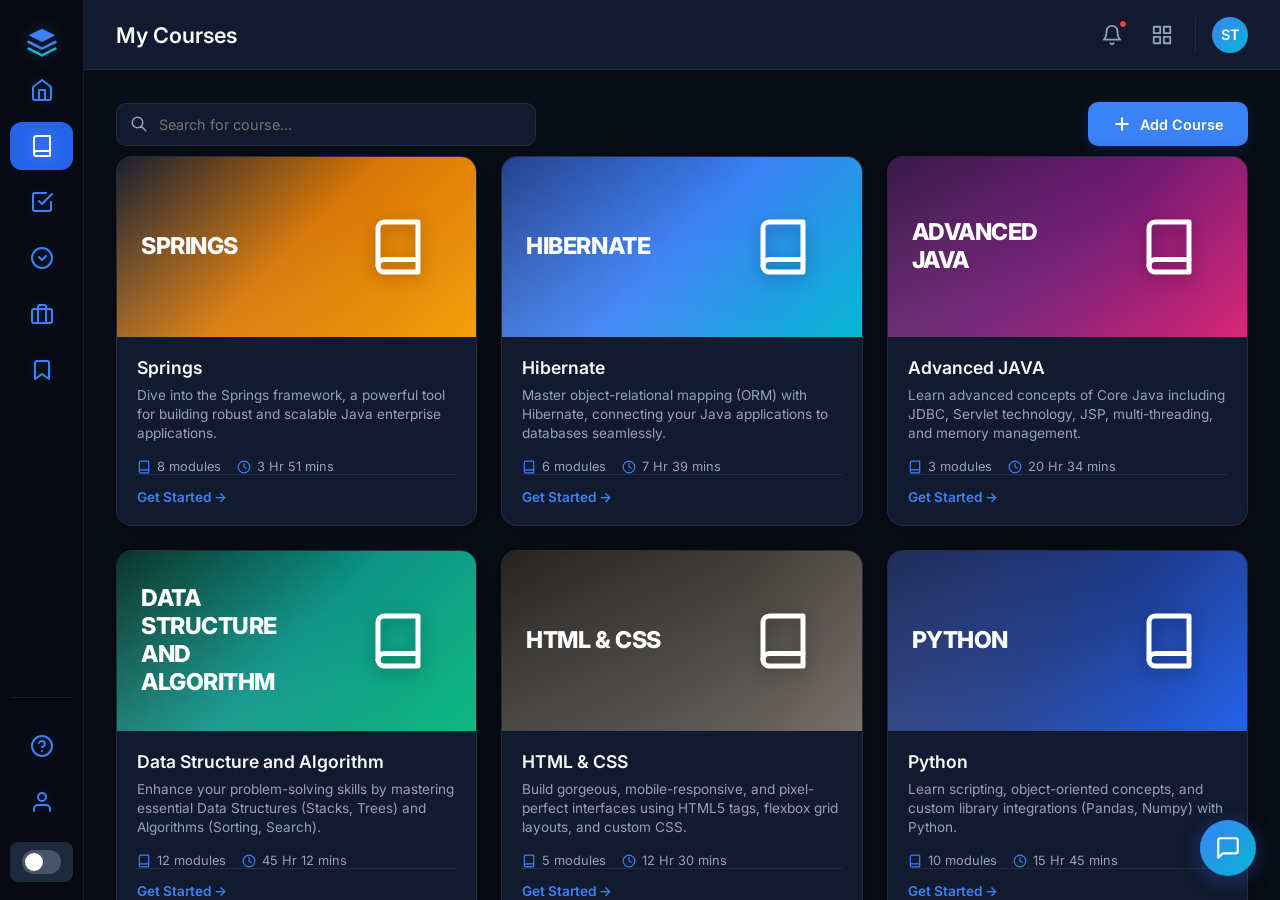
<file: courses.html>
<!DOCTYPE html>
<html lang="en">
<head>
  <meta charset="UTF-8">
  <meta name="viewport" content="width=device-width, initial-scale=1.0">
  <title>Demo Academy - Course Catalog & Player</title>
  <link rel="stylesheet" href="assets/css/style.css">
</head>
<body>
  <script>
    if (localStorage.getItem('demo_theme') === 'light') {
      document.body.classList.add('light-theme');
    }
  </script>
  <div class="app-container">
    <!-- Sidebar Navigation -->
    <aside class="sidebar">
      <div>
        <div class="sidebar-logo">
          <svg width="24" height="24" viewBox="0 0 24 24" fill="none" xmlns="http://www.w3.org/2000/svg">
            <path d="M12 2L2 7L12 12L22 7L12 2Z" fill="var(--accent-blue)"/>
            <path d="M2 17L12 22L22 17" stroke="var(--accent-cyan)" stroke-width="2" stroke-linecap="round" stroke-linejoin="round"/>
            <path d="M2 12L12 17L22 12" stroke="var(--accent-blue)" stroke-width="2" stroke-linecap="round" stroke-linejoin="round"/>
          </svg>
          <span>DEMO ACADEMY</span>
        </div>
        <nav>
          <ul class="nav-links">
            <li class="nav-item">
              <a href="index.html">
                <svg viewBox="0 0 24 24" fill="none" stroke="currentColor" stroke-width="2" stroke-linecap="round" stroke-linejoin="round">
                  <path d="M3 9l9-7 9 7v11a2 2 0 0 1-2 2H5a2 2 0 0 1-2-2z"/>
                  <polyline points="9 22 9 12 15 12 15 22"/>
                </svg>
                <p>Dashboard</p>
              </a>
            </li>
            <li class="nav-item active">
              <a href="courses.html">
                <svg viewBox="0 0 24 24" fill="none" stroke="currentColor" stroke-width="2" stroke-linecap="round" stroke-linejoin="round">
                  <path d="M4 19.5A2.5 2.5 0 0 1 6.5 17H20"/>
                  <path d="M6.5 2H20v20H6.5A2.5 2.5 0 0 1 4 19.5v-15A2.5 2.5 0 0 1 6.5 2z"/>
                </svg>
                <p>Courses</p>
              </a>
            </li>
            <li class="nav-item">
              <a href="assignments.html">
                <svg viewBox="0 0 24 24" fill="none" stroke="currentColor" stroke-width="2" stroke-linecap="round" stroke-linejoin="round">
                  <path d="M9 11L12 14L22 4"/>
                  <path d="M21 12v7a2 2 0 0 1-2 2H5a2 2 0 0 1-2-2V5a2 2 0 0 1 2-2h11"/>
                </svg>
                <p>Assignments</p>
              </a>
            </li>
            <li class="nav-item">
              <a href="companies.html">
                <svg viewBox="0 0 24 24" fill="none" stroke="currentColor" stroke-width="2" stroke-linecap="round" stroke-linejoin="round">
                  <circle cx="12" cy="12" r="10"/>
                  <polyline points="9 11 12 14 16 10"/>
                </svg>
                <p>Company Questions</p>
              </a>
            </li>
            <li class="nav-item">
              <a href="jobs.html">
                <svg viewBox="0 0 24 24" fill="none" stroke="currentColor" stroke-width="2" stroke-linecap="round" stroke-linejoin="round">
                  <rect x="2" y="7" width="20" height="14" rx="2" ry="2"/>
                  <path d="M16 21V5a2 2 0 0 0-2-2h-4a2 2 0 0 0-2 2v16"/>
                </svg>
                <p>Jobs</p>
              </a>
            </li>
            <li class="nav-item">
              <a href="#">
                <svg viewBox="0 0 24 24" fill="none" stroke="currentColor" stroke-width="2" stroke-linecap="round" stroke-linejoin="round">
                  <path d="M19 21l-7-5-7 5V5a2 2 0 0 1 2-2h10a2 2 0 0 1 2 2z"/>
                </svg>
                <p>Bookmarks</p>
              </a>
            </li>
          </ul>
        </nav>
      </div>

      <div class="sidebar-footer">
        <ul class="nav-links">
          <li class="nav-item">
            <a href="#">
              <svg viewBox="0 0 24 24" fill="none" stroke="currentColor" stroke-width="2" stroke-linecap="round" stroke-linejoin="round">
                <circle cx="12" cy="12" r="10"/>
                <path d="M9.09 9a3 3 0 0 1 5.83 1c0 2-3 3-3 3"/>
                <line x1="12" y1="17" x2="12.01" y2="17"/>
              </svg>
              <p>Report an Issue</p>
            </a>
          </li>
          <li class="nav-item">
            <a href="#">
              <svg viewBox="0 0 24 24" fill="none" stroke="currentColor" stroke-width="2" stroke-linecap="round" stroke-linejoin="round">
                <path d="M20 21v-2a4 4 0 0 0-4-4H8a4 4 0 0 0-4 4v2"/>
                <circle cx="12" cy="7" r="4"/>
              </svg>
              <p>Profile</p>
            </a>
          </li>
        </ul>
        
        <!-- Theme Toggle -->
        <div class="theme-toggle-container">
          <span class="theme-label">Dark Theme</span>
          <label class="toggle-switch">
            <input type="checkbox" id="theme-toggle">
            <span class="slider"></span>
          </label>
        </div>
      </div>
    </aside>

    <!-- Main Content Area -->
    <main class="main-content">
      <!-- Top Header -->
      <header class="top-header">
        <div class="welcome-msg">
          <h1 id="courses-header-title">My Courses</h1>
        </div>
        <div class="header-actions">
          <!-- Notification Wrapper -->
          <div class="notification-wrapper">
            <button class="action-btn" aria-label="Notifications" id="btn-notifications">
              <svg viewBox="0 0 24 24" fill="none" stroke="currentColor" stroke-width="2" stroke-linecap="round" stroke-linejoin="round">
                <path d="M18 8A6 6 0 0 0 6 8c0 7-3 9-3 9h18s-3-2-3-9"/>
                <path d="M13.73 21a2 2 0 0 1-3.46 0"/>
              </svg>
              <span class="badge-dot"></span>
            </button>
            
            <!-- Notification Dropdown Menu -->
            <div class="notification-dropdown" id="notification-dropdown">
              <div class="notification-header">
                <h3>Notifications</h3>
                <div class="notification-header-actions">
                  <button class="notification-3dot-btn" id="btn-notification-3dot" aria-label="Filter notifications">
                    <svg viewBox="0 0 24 24" fill="none" stroke="currentColor" stroke-width="2" stroke-linecap="round" stroke-linejoin="round" width="18" height="18">
                      <circle cx="12" cy="5" r="1"/>
                      <circle cx="12" cy="12" r="1"/>
                      <circle cx="12" cy="19" r="1"/>
                    </svg>
                  </button>
                  <div class="notification-filter-menu hidden" id="notification-filter-menu">
                    <button class="filter-opt active" data-type="all">All Notifications</button>
                    <button class="filter-opt" data-type="courses">Course Updates</button>
                    <button class="filter-opt" data-type="jobs">Job Matches</button>
                    <button class="filter-opt" data-type="updates">Portal News</button>
                  </div>
                </div>
              </div>
              <div class="notification-body" id="notification-body">
                <!-- Rendered dynamically by JS -->
              </div>
              <div class="notification-footer">
                <button class="btn-read-all" id="btn-read-all">Read All</button>
              </div>
            </div>
          </div>
          
          <button class="action-btn" aria-label="QR Scanner">
            <svg viewBox="0 0 24 24" fill="none" stroke="currentColor" stroke-width="2" stroke-linecap="round" stroke-linejoin="round">
              <rect x="3" y="3" width="7" height="7"/>
              <rect x="14" y="3" width="7" height="7"/>
              <rect x="14" y="14" width="7" height="7"/>
              <rect x="3" y="14" width="7" height="7"/>
            </svg>
          </button>

          <div class="user-profile">
            <div class="avatar-circle">ST</div>
          </div>
        </div>
      </header>

      <!-- Dashboard Body Content (Toggled between catalog list and player) -->
      <div class="dashboard-body">
        
        <!-- ==========================================
             VIEW 1: COURSE LIST GRID
             ========================================== -->
        <div id="courses-list-view" style="display: block; width: 100%;">
          <!-- Search Header Section -->
          <div class="courses-header-section">
            <div class="search-input-wrap">
              <svg class="search-icon-svg" fill="none" stroke="currentColor" stroke-width="2" viewBox="0 0 24 24" xmlns="http://www.w3.org/2000/svg">
                <path stroke-linecap="round" stroke-linejoin="round" d="M21 21l-6-6m2-5a7 7 0 11-14 0 7 7 0 0114 0z"></path>
              </svg>
              <input type="text" id="courses-search" class="courses-search-bar" placeholder="Search for course...">
            </div>
            <button class="btn-primary" id="add-course-btn">
              <svg width="20" height="20" viewBox="0 0 24 24" fill="none" stroke="currentColor" stroke-width="2.5" stroke-linecap="round" stroke-linejoin="round">
                <line x1="12" y1="5" x2="12" y2="19"></line>
                <line x1="5" y1="12" x2="19" y2="12"></line>
              </svg>
              Add Course
            </button>
          </div>

          <!-- Courses Grid Catalog -->
          <div class="courses-grid" id="courses-grid">
            <!-- Populated dynamically via JS -->
          </div>
          
          <!-- Hidden Template: Dotted Card for adding course -->
          <div style="display: none;">
            <div class="add-course-card" id="add-course-card">
              <div class="add-course-card-content">
                <svg viewBox="0 0 24 24" fill="none" stroke="currentColor" stroke-width="1.5" stroke-linecap="round" stroke-linejoin="round">
                  <circle cx="12" cy="12" r="10"/>
                  <line x1="12" y1="8" x2="12" y2="16"/>
                  <line x1="8" y1="12" x2="16" y2="12"/>
                </svg>
                <h3>Add New Course</h3>
                <p style="font-size: 0.8rem;">Click here to add a new syllabus study card</p>
              </div>
            </div>
          </div>
        </div>

        <!-- ==========================================
             VIEW 2: COURSE VIDEO PLAYER (Split Screen)
             ========================================== -->
        <div id="course-player-view" class="course-player-view" style="display: none; width: 100%;">
          <!-- Video Player Top Navigation Header -->
          <div class="player-header">
            <button class="player-back-btn" id="player-back-btn" aria-label="Go back to courses list">
              <svg viewBox="0 0 24 24" fill="none" stroke="currentColor" stroke-width="2.5" stroke-linecap="round" stroke-linejoin="round">
                <line x1="19" y1="12" x2="5" y2="12"/>
                <polyline points="12 19 5 12 12 5"/>
              </svg>
            </button>
            <h2 id="player-course-title">Springs</h2>
          </div>

          <!-- Player split area -->
          <div class="player-grid">
            
            <!-- Left Side: Video IFrame Player & Details -->
            <div class="player-left">
              <div class="video-player-wrapper">
                <iframe id="player-iframe" src="" allow="accelerometer; autoplay; clipboard-write; encrypted-media; gyroscope; picture-in-picture; web-share" allowfullscreen></iframe>
              </div>
              
              <!-- Video metadata info -->
              <div class="video-info-box">
                <div class="video-title-wrap">
                  <div>
                    <span class="lesson-badge" id="player-video-badge">Springs</span>
                    <h3 id="player-video-title" style="margin-top: 10px;">Dependency Injection</h3>
                  </div>
                </div>

                <div class="instructor-badge">
                  <div class="instructor-avatar">T</div>
                  <span class="instructor-name">Trainer: <strong id="player-instructor-name">Somanna</strong></span>
                </div>

                <div style="margin-top: 24px;">
                  <!-- Tabs -->
                  <div class="player-tabs-bar">
                    <button class="tab-btn active" id="tab-overview">Trainer Details</button>
                    <button class="tab-btn" id="tab-discussions">What We Learn</button>
                  </div>

                  <!-- Tab Panels -->
                  <div class="tab-panel-content" id="panel-overview">
                    <!-- Populated dynamically via JS -->
                  </div>
                  
                  <div class="tab-panel-content hidden" id="panel-discussions">
                    <!-- Populated dynamically via JS -->
                  </div>
                </div>
              </div>
            </div>

            <!-- Right Side: Modules Syllabus Accordion -->
            <div class="player-right">
              <div class="syllabus-header">
                <h3>Course Content</h3>
                <div class="syllabus-stats" id="syllabus-stats">
                  <!-- Loaded via JS -->
                </div>
              </div>
              <div class="module-accordion-list" id="module-accordion-list">
                <!-- Collapsible accordion items populated dynamically -->
              </div>
            </div>

          </div>
        </div>

      </div>
    </main>

    <!-- Modal Form: Add Course -->
    <div class="modal-backdrop" id="add-course-modal">
      <div class="modal-container">
        <div class="modal-header">
          <h2>Create New Course</h2>
          <button class="modal-close-btn" id="modal-close-btn" aria-label="Close dialog">
            <svg viewBox="0 0 24 24" fill="none" stroke="currentColor" stroke-width="2">
              <line x1="18" y1="6" x2="6" y2="18"/>
              <line x1="6" y1="6" x2="18" y2="18"/>
            </svg>
          </button>
        </div>
        <form id="add-course-form">
          <div class="modal-body">
            <div class="form-group">
              <label class="form-label" for="new-course-title">Course Title *</label>
              <input type="text" id="new-course-title" class="form-control" placeholder="e.g. Hibernate, Web Development" required>
            </div>
            
            <div class="form-group" style="display: grid; grid-template-columns: 1fr 1fr; gap: 16px;">
              <div>
                <label class="form-label" for="new-course-duration">Duration *</label>
                <input type="text" id="new-course-duration" class="form-control" placeholder="e.g. 5 Hr 30 mins" required>
              </div>
              <div>
                <label class="form-label" for="new-course-modules">Modules Count</label>
                <input type="number" id="new-course-modules" class="form-control" value="6" min="1" max="20">
              </div>
            </div>

            <div class="form-group">
              <label class="form-label" for="new-course-instructor">Instructor Name</label>
              <input type="text" id="new-course-instructor" class="form-control" placeholder="e.g. Somanna">
            </div>

            <div class="form-group">
              <label class="form-label" for="new-course-banner">Banner Color Style</label>
              <select id="new-course-banner" class="form-control">
                <option value="course-banner-gradient-1">Deep Sapphire Blue</option>
                <option value="course-banner-gradient-2">Vibrant Warm Orange (Springs)</option>
                <option value="course-banner-gradient-3">Purple Magenta (Advanced Java)</option>
                <option value="course-banner-gradient-4">Teal Green (DSA)</option>
                <option value="course-banner-gradient-5">Grey Slate (HTML/CSS)</option>
                <option value="course-banner-gradient-6">Indigo Blue (Python)</option>
              </select>
            </div>

            <div class="form-group">
              <label class="form-label" for="new-course-desc">Short Description</label>
              <textarea id="new-course-desc" class="form-control" style="resize: vertical; min-height: 80px;" placeholder="Briefly summarize what students will learn in this path..."></textarea>
            </div>
          </div>
          <div class="modal-footer">
            <button type="button" class="btn-secondary" id="btn-cancel">Cancel</button>
            <button type="submit" class="btn-primary">Create Path</button>
          </div>
        </form>
      </div>
    </div>

    <!-- Floating Ask Demo AI Widget -->
    <div class="ask-demo-widget" id="ask-demo-widget">
      <button class="chat-bubble-btn" id="chat-bubble-btn" aria-label="Ask Demo Assistant">
        <svg viewBox="0 0 24 24" fill="none" stroke="currentColor" stroke-width="2" stroke-linecap="round" stroke-linejoin="round">
          <path d="M21 15a2 2 0 0 1-2 2H7l-4 4V5a2 2 0 0 1 2-2h14a2 2 0 0 1 2 2z"/>
        </svg>
      </button>

      <div class="chat-window" id="chat-window">
        <div class="chat-header">
          <svg width="28" height="28" viewBox="0 0 24 24" fill="none" stroke="currentColor" stroke-width="2">
            <rect x="3" y="11" width="18" height="11" rx="2" ry="2"/>
            <path d="M12 2v2M8 5h8M12 11V9"/>
          </svg>
          <div>
            <h3>Ask Demo</h3>
            <p>Your AI Learning Companion</p>
          </div>
        </div>

        <div class="chat-body" id="chat-body">
          <div class="chat-msg demo">
            Hi! I am Demo, your AI Learning Assistant. Open your syllabus list and click any lesson to play it instantly. Let me know if you have any conceptual questions!
          </div>
        </div>

        <div class="chat-footer">
          <input type="text" class="chat-input" id="chat-input" placeholder="Type a message...">
          <button class="chat-send-btn" id="chat-send-btn" aria-label="Send message">
            <svg viewBox="0 0 24 24" fill="none" stroke="currentColor" stroke-width="2" stroke-linecap="round" stroke-linejoin="round">
              <line x1="22" y1="2" x2="11" y2="13"/>
              <polygon points="22 2 15 22 11 13 2 9 22 2"/>
            </svg>
          </button>
        </div>
      </div>
    </div>
  </div>

  <script src="assets/js/notifications.js"></script>
  <script src="assets/js/common.js"></script>
  <script src="assets/js/courses.js"></script>
</body>
</html>
</file>
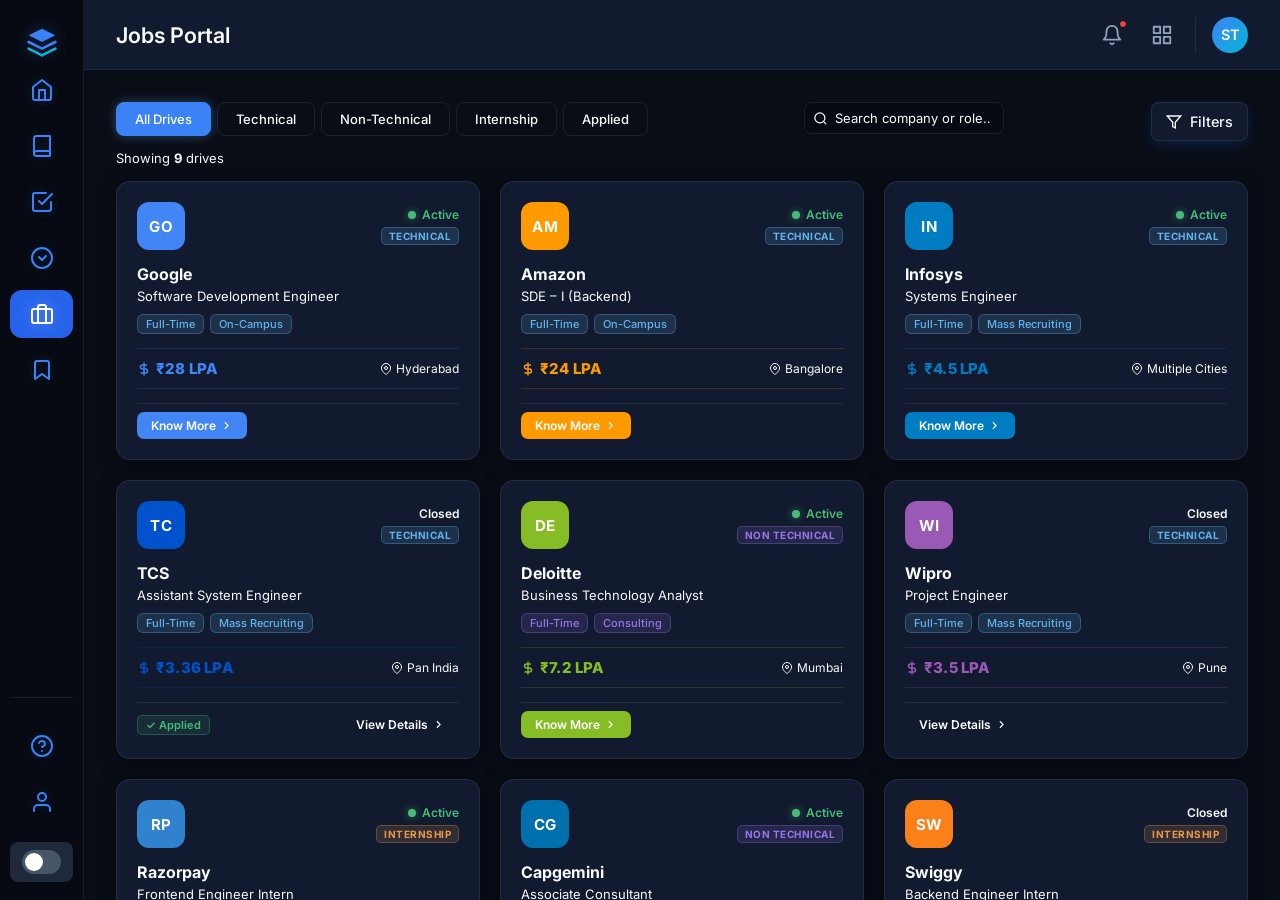
<file: jobs.html>
<!DOCTYPE html>
<html lang="en">
<head>
  <meta charset="UTF-8">
  <meta name="viewport" content="width=device-width, initial-scale=1.0">
  <title>Demo Academy - Jobs Portal</title>
  <meta name="description" content="Explore and apply to active placement drives and job opportunities through Demo Academy's Jobs Portal.">
  <link rel="stylesheet" href="assets/css/style.css">
  <script>
    window.addEventListener('error', function(e) {
      const errDiv = document.createElement('div');
      errDiv.style.position = 'fixed';
      errDiv.style.top = '0';
      errDiv.style.left = '0';
      errDiv.style.width = '100%';
      errDiv.style.backgroundColor = '#ef4444';
      errDiv.style.color = '#ffffff';
      errDiv.style.padding = '16px';
      errDiv.style.zIndex = '999999';
      errDiv.style.fontFamily = 'monospace';
      errDiv.style.fontSize = '14px';
      errDiv.style.whiteSpace = 'pre-wrap';
      errDiv.textContent = 'JS ERROR: ' + e.message + '\nFile: ' + e.filename + '\nLine: ' + e.lineno;
      document.body.appendChild(errDiv);
    });
  </script>
</head>
<body>
  <script>
    if (localStorage.getItem('demo_theme') === 'light') {
      document.body.classList.add('light-theme');
    }
  </script>
  <div class="app-container">
    <!-- Sidebar Navigation -->
    <aside class="sidebar">
      <div>
        <div class="sidebar-logo">
          <svg width="24" height="24" viewBox="0 0 24 24" fill="none" xmlns="http://www.w3.org/2000/svg">
            <path d="M12 2L2 7L12 12L22 7L12 2Z" fill="var(--accent-blue)"/>
            <path d="M2 17L12 22L22 17" stroke="var(--accent-cyan)" stroke-width="2" stroke-linecap="round" stroke-linejoin="round"/>
            <path d="M2 12L12 17L22 12" stroke="var(--accent-blue)" stroke-width="2" stroke-linecap="round" stroke-linejoin="round"/>
          </svg>
          <span>DEMO ACADEMY</span>
        </div>
        <nav>
          <ul class="nav-links">
            <li class="nav-item">
              <a href="index.html">
                <svg viewBox="0 0 24 24" fill="none" stroke="currentColor" stroke-width="2" stroke-linecap="round" stroke-linejoin="round">
                  <path d="M3 9l9-7 9 7v11a2 2 0 0 1-2 2H5a2 2 0 0 1-2-2z"/>
                  <polyline points="9 22 9 12 15 12 15 22"/>
                </svg>
                <p>Dashboard</p>
              </a>
            </li>
            <li class="nav-item">
              <a href="courses.html">
                <svg viewBox="0 0 24 24" fill="none" stroke="currentColor" stroke-width="2" stroke-linecap="round" stroke-linejoin="round">
                  <path d="M4 19.5A2.5 2.5 0 0 1 6.5 17H20"/>
                  <path d="M6.5 2H20v20H6.5A2.5 2.5 0 0 1 4 19.5v-15A2.5 2.5 0 0 1 6.5 2z"/>
                </svg>
                <p>Courses</p>
              </a>
            </li>
            <li class="nav-item">
              <a href="assignments.html">
                <svg viewBox="0 0 24 24" fill="none" stroke="currentColor" stroke-width="2" stroke-linecap="round" stroke-linejoin="round">
                  <path d="M9 11L12 14L22 4"/>
                  <path d="M21 12v7a2 2 0 0 1-2 2H5a2 2 0 0 1-2-2V5a2 2 0 0 1 2-2h11"/>
                </svg>
                <p>Assignments</p>
              </a>
            </li>
            <li class="nav-item">
              <a href="companies.html">
                <svg viewBox="0 0 24 24" fill="none" stroke="currentColor" stroke-width="2" stroke-linecap="round" stroke-linejoin="round">
                  <circle cx="12" cy="12" r="10"/>
                  <polyline points="9 11 12 14 16 10"/>
                </svg>
                <p>Company Questions</p>
              </a>
            </li>
            <li class="nav-item active">
              <a href="jobs.html">
                <svg viewBox="0 0 24 24" fill="none" stroke="currentColor" stroke-width="2" stroke-linecap="round" stroke-linejoin="round">
                  <rect x="2" y="7" width="20" height="14" rx="2" ry="2"/>
                  <path d="M16 21V5a2 2 0 0 0-2-2h-4a2 2 0 0 0-2 2v16"/>
                </svg>
                <p>Jobs</p>
              </a>
            </li>
            <li class="nav-item">
              <a href="#">
                <svg viewBox="0 0 24 24" fill="none" stroke="currentColor" stroke-width="2" stroke-linecap="round" stroke-linejoin="round">
                  <path d="M19 21l-7-5-7 5V5a2 2 0 0 1 2-2h10a2 2 0 0 1 2 2z"/>
                </svg>
                <p>Bookmarks</p>
              </a>
            </li>
          </ul>
        </nav>
      </div>

      <div class="sidebar-footer">
        <ul class="nav-links">
          <li class="nav-item">
            <a href="#">
              <svg viewBox="0 0 24 24" fill="none" stroke="currentColor" stroke-width="2" stroke-linecap="round" stroke-linejoin="round">
                <circle cx="12" cy="12" r="10"/>
                <path d="M9.09 9a3 3 0 0 1 5.83 1c0 2-3 3-3 3"/>
                <line x1="12" y1="17" x2="12.01" y2="17"/>
              </svg>
              <p>Report an Issue</p>
            </a>
          </li>
          <li class="nav-item">
            <a href="#">
              <svg viewBox="0 0 24 24" fill="none" stroke="currentColor" stroke-width="2" stroke-linecap="round" stroke-linejoin="round">
                <path d="M20 21v-2a4 4 0 0 0-4-4H8a4 4 0 0 0-4 4v2"/>
                <circle cx="12" cy="7" r="4"/>
              </svg>
              <p>Profile</p>
            </a>
          </li>
        </ul>
        <!-- Theme Toggle -->
        <div class="theme-toggle-container">
          <span class="theme-label">Dark Theme</span>
          <label class="toggle-switch">
            <input type="checkbox" id="theme-toggle">
            <span class="slider"></span>
          </label>
        </div>
      </div>
    </aside>

    <!-- Main Content Area -->
    <main class="main-content">
      <!-- Top Header -->
      <header class="top-header">
        <div class="welcome-msg">
          <h1>Jobs Portal</h1>
        </div>
        <div class="header-actions">
          <!-- Notification Wrapper -->
          <div class="notification-wrapper">
            <button class="action-btn" aria-label="Notifications" id="btn-notifications">
              <svg viewBox="0 0 24 24" fill="none" stroke="currentColor" stroke-width="2" stroke-linecap="round" stroke-linejoin="round">
                <path d="M18 8A6 6 0 0 0 6 8c0 7-3 9-3 9h18s-3-2-3-9"/>
                <path d="M13.73 21a2 2 0 0 1-3.46 0"/>
              </svg>
              <span class="badge-dot"></span>
            </button>
            
            <!-- Notification Dropdown Menu -->
            <div class="notification-dropdown" id="notification-dropdown">
              <div class="notification-header">
                <h3>Notifications</h3>
                <div class="notification-header-actions">
                  <button class="notification-3dot-btn" id="btn-notification-3dot" aria-label="Filter notifications">
                    <svg viewBox="0 0 24 24" fill="none" stroke="currentColor" stroke-width="2" stroke-linecap="round" stroke-linejoin="round" width="18" height="18">
                      <circle cx="12" cy="5" r="1"/>
                      <circle cx="12" cy="12" r="1"/>
                      <circle cx="12" cy="19" r="1"/>
                    </svg>
                  </button>
                  <div class="notification-filter-menu hidden" id="notification-filter-menu">
                    <button class="filter-opt active" data-type="all">All Notifications</button>
                    <button class="filter-opt" data-type="courses">Course Updates</button>
                    <button class="filter-opt" data-type="jobs">Job Matches</button>
                    <button class="filter-opt" data-type="updates">Portal News</button>
                  </div>
                </div>
              </div>
              <div class="notification-body" id="notification-body">
                <!-- Rendered dynamically by JS -->
              </div>
              <div class="notification-footer">
                <button class="btn-read-all" id="btn-read-all">Read All</button>
              </div>
            </div>
          </div>
          <button class="action-btn" aria-label="QR Scanner">
            <svg viewBox="0 0 24 24" fill="none" stroke="currentColor" stroke-width="2" stroke-linecap="round" stroke-linejoin="round">
              <rect x="3" y="3" width="7" height="7"/>
              <rect x="14" y="3" width="7" height="7"/>
              <rect x="14" y="14" width="7" height="7"/>
              <rect x="3" y="14" width="7" height="7"/>
            </svg>
          </button>
          <div class="user-profile">
            <div class="avatar-circle">ST</div>
          </div>
        </div>
      </header>

      <!-- Jobs Body -->
      <div class="dashboard-body">

        <!-- ===== JOBS LIST VIEW ===== -->
        <div id="jobs-list-view" style="display:block; width:100%;">

          <!-- Top Tab Filters -->
          <div class="jobs-tabs-row">
            <div class="jobs-tab-group">
              <button class="jobs-tab-btn active" data-tab="all" id="tab-all">All Drives</button>
              <button class="jobs-tab-btn" data-tab="technical" id="tab-technical">Technical</button>
              <button class="jobs-tab-btn" data-tab="non-technical" id="tab-nontechnical">Non-Technical</button>
              <button class="jobs-tab-btn" data-tab="internship" id="tab-internship">Internship</button>
              <button class="jobs-tab-btn" data-tab="applied" id="tab-applied">Applied</button>
            </div>

            <!-- Search input (always visible) -->
            <div class="jobs-search-wrap" style="margin-left: 16px;">
              <svg class="jobs-search-icon" viewBox="0 0 24 24" fill="none" stroke="currentColor" stroke-width="2">
                <circle cx="11" cy="11" r="8"/>
                <line x1="21" y1="21" x2="16.65" y2="16.65"/>
              </svg>
              <input type="text" id="jobs-search-input" class="jobs-search-input" placeholder="Search company or role…">
            </div>

            <!-- Filters button (opens animated dropdown with drive select) -->
            <div class="filter-wrapper" style="position: relative; display: inline-block; margin-left: 8px;">
              <button class="btn-primary" id="btn-toggle-jobs-filters" style="display: flex; align-items: center; gap: 8px; background: var(--card-bg); border: 1px solid var(--card-border); color: var(--text-primary); padding: 10px 14px; border-radius: 8px; cursor: pointer; transition: all 0.2s; font-weight: 500;">
                <svg width="16" height="16" viewBox="0 0 24 24" fill="none" stroke="currentColor" stroke-width="2">
                  <polygon points="22 3 2 3 10 12.46 10 19 14 21 14 12.46 22 3"></polygon>
                </svg>
                Filters
              </button>

              <div id="jobs-filters-dropdown" class="filters-pane hidden" style="position: absolute; right: 0; top: 44px; width: 320px; z-index: 200;">
                <div class="filter-group">
                  <h4>Drive Type</h4>
                  <div class="checkbox-list" style="display:flex; gap:12px; flex-direction: column;">
                    <label class="checkbox-container">
                      <input type="checkbox" id="jobs-filter-active" value="active">
                      <span class="checkmark"></span>
                      Active
                    </label>
                    <label class="checkbox-container">
                      <input type="checkbox" id="jobs-filter-closed" value="closed">
                      <span class="checkmark"></span>
                      Closed
                    </label>
                    <label class="checkbox-container">
                      <input type="checkbox" id="jobs-filter-applied" value="applied">
                      <span class="checkmark"></span>
                      Applied
                    </label>
                  </div>
                </div>
              </div>
            </div>
          </div>

          <!-- Jobs Count / Label -->
          <div class="jobs-count-row">
            <span id="jobs-count-label" class="jobs-count-label">Showing <b id="jobs-count-num">9</b> drives</span>
          </div>

          <!-- Jobs Grid -->
          <div class="jobs-grid" id="jobs-grid">
            <!-- Cards injected by JS -->
          </div>

        </div>

        <!-- ===== JOB DETAIL VIEW ===== -->
        <div id="jobs-detail-view" style="display:none; width:100%;">
          <div class="jobs-detail-container">

            <!-- Back button -->
            <button class="jobs-back-btn" id="jobs-back-btn" onclick="jobsGoBack()">
              <svg viewBox="0 0 24 24" fill="none" stroke="currentColor" stroke-width="2" stroke-linecap="round" stroke-linejoin="round">
                <polyline points="15 18 9 12 15 6"/>
              </svg>
              Back to Jobs
            </button>

            <!-- Hero Banner -->
            <div class="jobs-detail-hero" id="jobs-detail-hero">
              <div class="jobs-detail-hero-left">
                <div class="jobs-detail-company-logo" id="jobs-detail-logo">GO</div>
                <div>
                  <h2 class="jobs-detail-company" id="jobs-detail-company">Google</h2>
                  <p class="jobs-detail-role" id="jobs-detail-role">Software Engineer</p>
                  <div class="jobs-detail-badges" id="jobs-detail-badges">
                    <span class="jobs-badge jobs-badge-active">Active</span>
                    <span class="jobs-badge jobs-badge-type">Technical</span>
                  </div>
                </div>
              </div>
              <div class="jobs-detail-hero-right">
                <div class="jobs-countdown-box" id="jobs-countdown-box">
                  <div class="jobs-countdown-label">Application Closes In</div>
                  <div class="jobs-countdown-timer" id="jobs-countdown-timer">
                    <div class="jobs-countdown-unit"><span id="jcd-days">00</span><label>Days</label></div>
                    <div class="jobs-countdown-sep">:</div>
                    <div class="jobs-countdown-unit"><span id="jcd-hours">00</span><label>Hours</label></div>
                    <div class="jobs-countdown-sep">:</div>
                    <div class="jobs-countdown-unit"><span id="jcd-mins">00</span><label>Mins</label></div>
                    <div class="jobs-countdown-sep">:</div>
                    <div class="jobs-countdown-unit"><span id="jcd-secs">00</span><label>Secs</label></div>
                  </div>
                </div>
              </div>
            </div>

            <!-- Two-column layout: details left, apply right -->
            <div class="jobs-detail-body">

              <!-- Left Column -->
              <div class="jobs-detail-left">

                <!-- Job Description -->
                <div class="jobs-section-card">
                  <h3 class="jobs-section-title">
                    <svg viewBox="0 0 24 24" fill="none" stroke="currentColor" stroke-width="2" width="18" height="18">
                      <path d="M14 2H6a2 2 0 0 0-2 2v16a2 2 0 0 0 2 2h12a2 2 0 0 0 2-2V8z"/>
                      <polyline points="14 2 14 8 20 8"/>
                      <line x1="16" y1="13" x2="8" y2="13"/>
                      <line x1="16" y1="17" x2="8" y2="17"/>
                      <polyline points="10 9 9 9 8 9"/>
                    </svg>
                    Job Description
                  </h3>
                  <p class="jobs-desc-text" id="jobs-detail-desc">Loading job description...</p>
                  <a class="jobs-pdf-btn" id="jobs-pdf-link" href="#" target="_blank">
                    <svg viewBox="0 0 24 24" fill="none" stroke="currentColor" stroke-width="2" width="16" height="16">
                      <path d="M21 15v4a2 2 0 0 1-2 2H5a2 2 0 0 1-2-2v-4"/>
                      <polyline points="7 10 12 15 17 10"/>
                      <line x1="12" y1="15" x2="12" y2="3"/>
                    </svg>
                    Download JD (PDF)
                  </a>
                </div>

                <!-- Eligibility Criteria -->
                <div class="jobs-section-card">
                  <h3 class="jobs-section-title">
                    <svg viewBox="0 0 24 24" fill="none" stroke="currentColor" stroke-width="2" width="18" height="18">
                      <path d="M22 11.08V12a10 10 0 1 1-5.93-9.14"/>
                      <polyline points="22 4 12 14.01 9 11.01"/>
                    </svg>
                    Eligibility Criteria
                  </h3>

                  <!-- Academic 3-box section: 10th / 12th / B.Tech -->
                  <div class="jobs-acad-section-label">Academic Requirements</div>
                  <div class="jobs-academic-grid" id="jobs-academic-grid">
                    <!-- Filled by JS -->
                  </div>

                  <!-- Other eligibility details -->
                  <div class="jobs-acad-section-label" style="margin-top:4px;">Other Details</div>
                  <div class="jobs-criteria-grid" id="jobs-criteria-grid">
                    <!-- Filled by JS -->
                  </div>
                </div>

                <!-- Required Skills -->
                <div class="jobs-section-card">
                  <h3 class="jobs-section-title">
                    <svg viewBox="0 0 24 24" fill="none" stroke="currentColor" stroke-width="2" width="18" height="18">
                      <polyline points="16 18 22 12 16 6"/>
                      <polyline points="8 6 2 12 8 18"/>
                    </svg>
                    Required Skills
                  </h3>
                  <div class="jobs-skills-wrap" id="jobs-skills-wrap">
                    <!-- Skill badges injected by JS -->
                  </div>
                </div>

                <!-- Other Criteria -->
                <div class="jobs-section-card" id="jobs-other-criteria-card">
                  <h3 class="jobs-section-title">
                    <svg viewBox="0 0 24 24" fill="none" stroke="currentColor" stroke-width="2" width="18" height="18">
                      <circle cx="12" cy="12" r="10"/>
                      <line x1="12" y1="8" x2="12" y2="12"/>
                      <line x1="12" y1="16" x2="12.01" y2="16"/>
                    </svg>
                    Other Criteria
                  </h3>
                  <div class="jobs-other-wrap" id="jobs-other-wrap">
                    <!-- Injected by JS -->
                  </div>
                </div>

                <!-- Notes -->
                <div class="jobs-section-card" id="jobs-notes-card">
                  <h3 class="jobs-section-title">
                    <svg viewBox="0 0 24 24" fill="none" stroke="currentColor" stroke-width="2" width="18" height="18">
                      <path d="M11 4H4a2 2 0 0 0-2 2v14a2 2 0 0 0 2 2h14a2 2 0 0 0 2-2v-7"/>
                      <path d="M18.5 2.5a2.121 2.121 0 0 1 3 3L12 15l-4 1 1-4 9.5-9.5z"/>
                    </svg>
                    Important Notes
                  </h3>
                  <ul class="jobs-notes-list" id="jobs-notes-list">
                    <!-- Injected by JS -->
                  </ul>
                </div>

              </div><!-- end left -->

              <!-- Right Column: Salary + Apply -->
              <div class="jobs-detail-right">
                <div class="jobs-apply-card">
                  <div class="jobs-apply-salary">
                    <svg viewBox="0 0 24 24" fill="none" stroke="currentColor" stroke-width="2" width="20" height="20">
                      <line x1="12" y1="1" x2="12" y2="23"/>
                      <path d="M17 5H9.5a3.5 3.5 0 0 0 0 7h5a3.5 3.5 0 0 1 0 7H6"/>
                    </svg>
                    <div>
                      <span class="jobs-apply-salary-label">CTC / Stipend</span>
                      <span class="jobs-apply-salary-val" id="jobs-salary-val">₹12 LPA</span>
                    </div>
                  </div>
                  <div class="jobs-apply-meta">
                    <div class="jobs-apply-meta-item">
                      <svg viewBox="0 0 24 24" fill="none" stroke="currentColor" stroke-width="2" width="16" height="16">
                        <path d="M21 10c0 7-9 13-9 13s-9-6-9-13a9 9 0 0 1 18 0z"/>
                        <circle cx="12" cy="10" r="3"/>
                      </svg>
                      <span id="jobs-location-val">Bangalore</span>
                    </div>
                    <div class="jobs-apply-meta-item">
                      <svg viewBox="0 0 24 24" fill="none" stroke="currentColor" stroke-width="2" width="16" height="16">
                        <rect x="3" y="4" width="18" height="18" rx="2" ry="2"/>
                        <line x1="16" y1="2" x2="16" y2="6"/>
                        <line x1="8" y1="2" x2="8" y2="6"/>
                        <line x1="3" y1="10" x2="21" y2="10"/>
                      </svg>
                      <span>Last Date: <b id="jobs-lastdate-val">15 Jun 2025</b></span>
                    </div>
                    <div class="jobs-apply-meta-item">
                      <svg viewBox="0 0 24 24" fill="none" stroke="currentColor" stroke-width="2" width="16" height="16">
                        <path d="M17 21v-2a4 4 0 0 0-4-4H5a4 4 0 0 0-4 4v2"/>
                        <circle cx="9" cy="7" r="4"/>
                        <path d="M23 21v-2a4 4 0 0 0-3-3.87"/>
                        <path d="M16 3.13a4 4 0 0 1 0 7.75"/>
                      </svg>
                      <span>Openings: <b id="jobs-openings-val">50</b></span>
                    </div>
                  </div>
                  <div class="jobs-apply-divider"></div>
                  <label class="jobs-terms-check" id="jobs-terms-label">
                    <input type="checkbox" id="jobs-terms-cb"> 
                    <span class="jobs-terms-checkmark"></span>
                    I confirm that I meet all eligibility criteria and agree to the terms of this drive.
                  </label>
                  <button class="jobs-apply-btn" id="jobs-apply-btn" disabled>Apply Now</button>
                  <p class="jobs-apply-note" id="jobs-applied-note" style="display:none;">
                    <svg viewBox="0 0 24 24" fill="none" stroke="currentColor" stroke-width="2" width="14" height="14">
                      <path d="M22 11.08V12a10 10 0 1 1-5.93-9.14"/>
                      <polyline points="22 4 12 14.01 9 11.01"/>
                    </svg>
                    You have successfully applied!
                  </p>
                </div>

                <!-- Drive Timeline -->
                <div class="jobs-timeline-card">
                  <h3 class="jobs-section-title" style="margin-bottom:16px;">
                    <svg viewBox="0 0 24 24" fill="none" stroke="currentColor" stroke-width="2" width="18" height="18">
                      <circle cx="12" cy="12" r="10"/>
                      <polyline points="12 6 12 12 16 14"/>
                    </svg>
                    Drive Timeline
                  </h3>
                  <div class="jobs-timeline" id="jobs-timeline">
                    <!-- Injected by JS -->
                  </div>
                </div>
              </div><!-- end right -->

            </div><!-- end detail-body -->
          </div>
        </div><!-- end detail-view -->

      </div><!-- dashboard-body -->



    </main>
  </div>

  <script src="assets/js/notifications.js"></script>
  <script src="assets/js/common.js"></script>
  <script src="assets/js/jobs.js?v=2"></script>
</body>
</html>
</file>
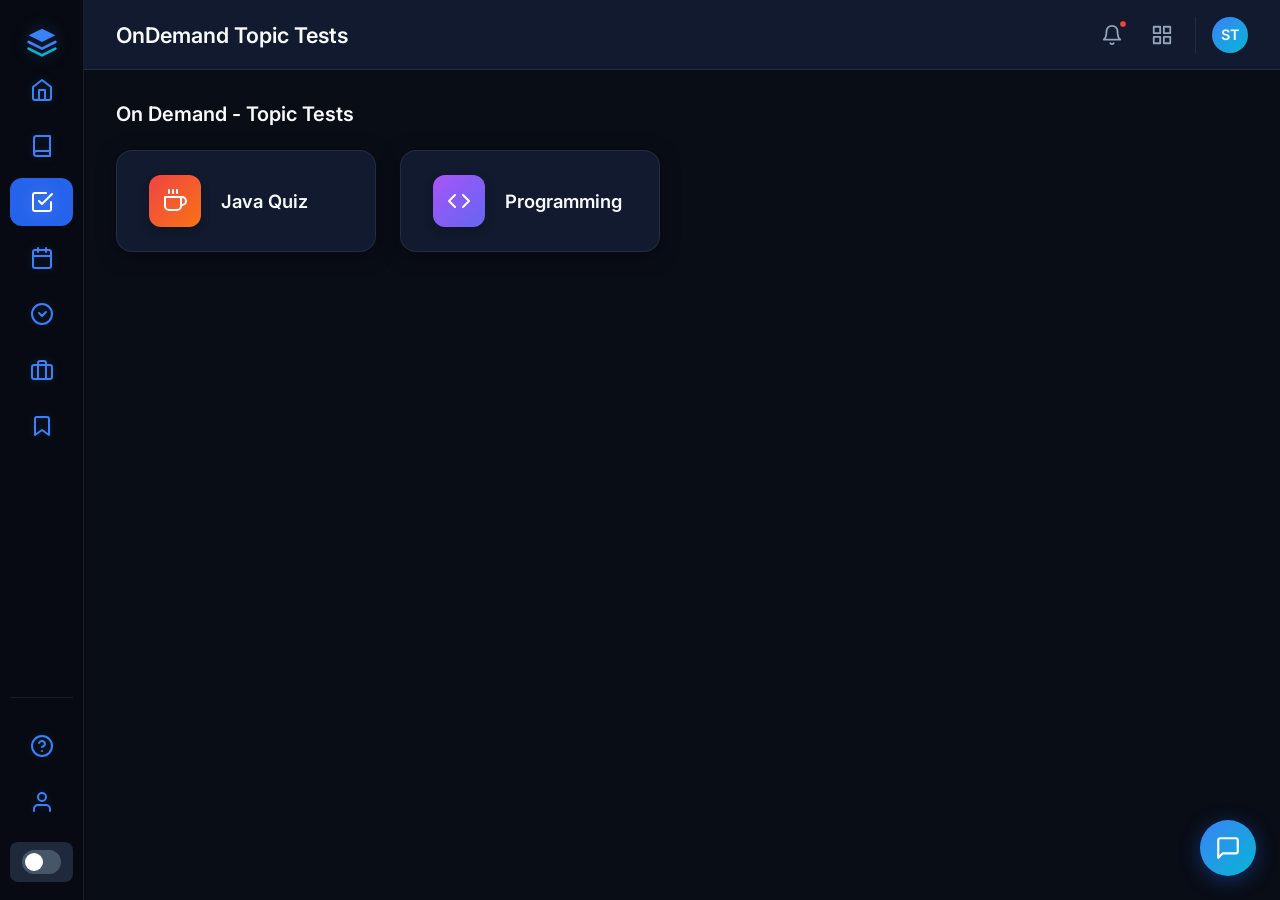
<file: tests.html>
<!DOCTYPE html>
<html lang="en">
<head>
  <meta charset="UTF-8">
  <meta name="viewport" content="width=device-width, initial-scale=1.0">
  <title>Demo Academy - On Demand Topic Tests</title>
  <link rel="stylesheet" href="assets/css/style.css">
</head>
<body>
  <script>
    if (localStorage.getItem('demo_theme') === 'light') {
      document.body.classList.add('light-theme');
    }
  </script>
  <div class="app-container">
    <!-- Sidebar Navigation -->
    <aside class="sidebar">
      <div>
        <div class="sidebar-logo">
          <svg width="24" height="24" viewBox="0 0 24 24" fill="none" xmlns="http://www.w3.org/2000/svg">
            <path d="M12 2L2 7L12 12L22 7L12 2Z" fill="var(--accent-blue)"/>
            <path d="M2 17L12 22L22 17" stroke="var(--accent-cyan)" stroke-width="2" stroke-linecap="round" stroke-linejoin="round"/>
            <path d="M2 12L12 17L22 12" stroke="var(--accent-blue)" stroke-width="2" stroke-linecap="round" stroke-linejoin="round"/>
          </svg>
          <span>DEMO ACADEMY</span>
        </div>
        <nav>
          <ul class="nav-links">
            <li class="nav-item">
              <a href="index.html">
                <svg viewBox="0 0 24 24" fill="none" stroke="currentColor" stroke-width="2" stroke-linecap="round" stroke-linejoin="round">
                  <path d="M3 9l9-7 9 7v11a2 2 0 0 1-2 2H5a2 2 0 0 1-2-2z"/>
                  <polyline points="9 22 9 12 15 12 15 22"/>
                </svg>
                <p>Dashboard</p>
              </a>
            </li>
            <li class="nav-item">
              <a href="courses.html">
                <svg viewBox="0 0 24 24" fill="none" stroke="currentColor" stroke-width="2" stroke-linecap="round" stroke-linejoin="round">
                  <path d="M4 19.5A2.5 2.5 0 0 1 6.5 17H20"/>
                  <path d="M6.5 2H20v20H6.5A2.5 2.5 0 0 1 4 19.5v-15A2.5 2.5 0 0 1 6.5 2z"/>
                </svg>
                <p>Courses</p>
              </a>
            </li>
            <li class="nav-item active">
              <a href="tests.html">
                <svg viewBox="0 0 24 24" fill="none" stroke="currentColor" stroke-width="2" stroke-linecap="round" stroke-linejoin="round">
                  <path d="M9 11L12 14L22 4"/>
                  <path d="M21 12v7a2 2 0 0 1-2 2H5a2 2 0 0 1-2-2V5a2 2 0 0 1 2-2h11"/>
                </svg>
                <p>Tests</p>
              </a>
            </li>
            <li class="nav-item">
              <a href="assignments.html">
                <svg viewBox="0 0 24 24" fill="none" stroke="currentColor" stroke-width="2" stroke-linecap="round" stroke-linejoin="round">
                  <rect x="3" y="4" width="18" height="18" rx="2" ry="2"/>
                  <line x1="16" y1="2" x2="16" y2="6"/>
                  <line x1="8" y1="2" x2="8" y2="6"/>
                  <line x1="3" y1="10" x2="21" y2="10"/>
                </svg>
                <p>Assignments</p>
              </a>
            </li>
            <li class="nav-item">
              <a href="companies.html">
                <svg viewBox="0 0 24 24" fill="none" stroke="currentColor" stroke-width="2" stroke-linecap="round" stroke-linejoin="round">
                  <circle cx="12" cy="12" r="10"/>
                  <polyline points="9 11 12 14 16 10"/>
                </svg>
                <p>Company Questions</p>
              </a>
            </li>
            <li class="nav-item">
              <a href="jobs.html">
                <svg viewBox="0 0 24 24" fill="none" stroke="currentColor" stroke-width="2" stroke-linecap="round" stroke-linejoin="round">
                  <rect x="2" y="7" width="20" height="14" rx="2" ry="2"/>
                  <path d="M16 21V5a2 2 0 0 0-2-2h-4a2 2 0 0 0-2 2v16"/>
                </svg>
                <p>Jobs</p>
              </a>
            </li>
            <li class="nav-item">
              <a href="#">
                <svg viewBox="0 0 24 24" fill="none" stroke="currentColor" stroke-width="2" stroke-linecap="round" stroke-linejoin="round">
                  <path d="M19 21l-7-5-7 5V5a2 2 0 0 1 2-2h10a2 2 0 0 1 2 2z"/>
                </svg>
                <p>Bookmarks</p>
              </a>
            </li>
          </ul>
        </nav>
      </div>

      <div class="sidebar-footer">
        <ul class="nav-links">
          <li class="nav-item">
            <a href="#">
              <svg viewBox="0 0 24 24" fill="none" stroke="currentColor" stroke-width="2" stroke-linecap="round" stroke-linejoin="round">
                <circle cx="12" cy="12" r="10"/>
                <path d="M9.09 9a3 3 0 0 1 5.83 1c0 2-3 3-3 3"/>
                <line x1="12" y1="17" x2="12.01" y2="17"/>
              </svg>
              <p>Report an Issue</p>
            </a>
          </li>
          <li class="nav-item">
            <a href="#">
              <svg viewBox="0 0 24 24" fill="none" stroke="currentColor" stroke-width="2" stroke-linecap="round" stroke-linejoin="round">
                <path d="M20 21v-2a4 4 0 0 0-4-4H8a4 4 0 0 0-4 4v2"/>
                <circle cx="12" cy="7" r="4"/>
              </svg>
              <p>Profile</p>
            </a>
          </li>
        </ul>
        
        <!-- Theme Toggle -->
        <div class="theme-toggle-container">
          <span class="theme-label">Dark Theme</span>
          <label class="toggle-switch">
            <input type="checkbox" id="theme-toggle">
            <span class="slider"></span>
          </label>
        </div>
      </div>
    </aside>

    <!-- Main Content Area -->
    <main class="main-content">
      <!-- Top Header -->
      <header class="top-header">
        <div class="welcome-msg">
          <h1 id="tests-header-title">OnDemand Topic Tests</h1>
        </div>
        <div class="header-actions">
          <!-- Notification Wrapper -->
          <div class="notification-wrapper">
            <button class="action-btn" aria-label="Notifications" id="btn-notifications">
              <svg viewBox="0 0 24 24" fill="none" stroke="currentColor" stroke-width="2" stroke-linecap="round" stroke-linejoin="round">
                <path d="M18 8A6 6 0 0 0 6 8c0 7-3 9-3 9h18s-3-2-3-9"/>
                <path d="M13.73 21a2 2 0 0 1-3.46 0"/>
              </svg>
              <span class="badge-dot"></span>
            </button>

            <!-- Notification Dropdown Menu -->
            <div class="notification-dropdown" id="notification-dropdown">
              <div class="notification-header">
                <h3>Notifications</h3>
                <div class="notification-header-actions">
                  <button class="notification-3dot-btn" id="btn-notification-3dot" aria-label="Filter notifications">
                    <svg viewBox="0 0 24 24" fill="none" stroke="currentColor" stroke-width="2" stroke-linecap="round" stroke-linejoin="round" width="18" height="18">
                      <circle cx="12" cy="5" r="1"/>
                      <circle cx="12" cy="12" r="1"/>
                      <circle cx="12" cy="19" r="1"/>
                    </svg>
                  </button>
                  <div class="notification-filter-menu hidden" id="notification-filter-menu">
                    <button class="filter-opt active" data-type="all">All Notifications</button>
                    <button class="filter-opt" data-type="courses">Course Updates</button>
                    <button class="filter-opt" data-type="jobs">Job Matches</button>
                    <button class="filter-opt" data-type="updates">Portal News</button>
                  </div>
                </div>
              </div>
              <div class="notification-body" id="notification-body">
                <!-- Rendered dynamically by JS -->
              </div>
              <div class="notification-footer">
                <button class="btn-read-all" id="btn-read-all">Read All</button>
              </div>
            </div>
          </div>
          
          <button class="action-btn" aria-label="QR Scanner">
            <svg viewBox="0 0 24 24" fill="none" stroke="currentColor" stroke-width="2" stroke-linecap="round" stroke-linejoin="round">
              <rect x="3" y="3" width="7" height="7"/>
              <rect x="14" y="3" width="7" height="7"/>
              <rect x="14" y="14" width="7" height="7"/>
              <rect x="3" y="14" width="7" height="7"/>
            </svg>
          </button>

          <div class="user-profile">
            <div class="avatar-circle">ST</div>
          </div>
        </div>
      </header>

      <!-- Dashboard Body Content -->
      <div class="dashboard-body">
        
        <!-- ==========================================
             VIEW 1: TEST CATEGORIES SELECTOR
             ========================================== -->
        <div id="tests-categories-view" style="display: block; width: 100%;">
          <h2 class="test-categories-title">On Demand - Topic Tests</h2>
          
          <div class="test-categories-grid">
            <!-- Java Quiz Card -->
            <div class="test-category-card" id="cat-java-quiz">
              <div class="category-icon-circle java">
                <!-- Coffee mug (Java) icon -->
                <svg width="24" height="24" viewBox="0 0 24 24" fill="none" stroke="currentColor" stroke-width="2" stroke-linecap="round" stroke-linejoin="round">
                  <path d="M18 8h1a4 4 0 0 1 0 8h-1"/>
                  <path d="M2 8h16v9a4 4 0 0 1-4 4H6a4 4 0 0 1-4-4V8z"/>
                  <line x1="6" y1="1" x2="6" y2="4"/>
                  <line x1="10" y1="1" x2="10" y2="4"/>
                  <line x1="14" y1="1" x2="14" y2="4"/>
                </svg>
              </div>
              <h3>Java Quiz</h3>
            </div>

            <!-- Programming Card -->
            <div class="test-category-card" id="cat-programming">
              <div class="category-icon-circle programming">
                <!-- Code icon -->
                <svg width="24" height="24" viewBox="0 0 24 24" fill="none" stroke="currentColor" stroke-width="2" stroke-linecap="round" stroke-linejoin="round">
                  <polyline points="16 18 22 12 16 6"/>
                  <polyline points="8 6 2 12 8 18"/>
                </svg>
              </div>
              <h3>Programming</h3>
            </div>
          </div>
        </div>

        <!-- ==========================================
             VIEW 2: DYNAMIC TOPIC TESTS GRID
             ========================================== -->
        <div id="tests-grid-view" style="display: none; width: 100%;">
          <!-- Header with back button -->
          <div class="player-header" style="margin-bottom: 24px;">
            <button class="player-back-btn" id="tests-back-btn" aria-label="Go back to test categories">
              <svg viewBox="0 0 24 24" fill="none" stroke="currentColor" stroke-width="2.5" stroke-linecap="round" stroke-linejoin="round">
                <line x1="19" y1="12" x2="5" y2="12"/>
                <polyline points="12 19 5 12 12 5"/>
              </svg>
            </button>
            <h2 id="tests-category-title">OnDemand Tests</h2>
          </div>

          <!-- 3-column topic test grid -->
          <div class="tests-grid" id="tests-grid">
            <!-- Dynamic topic cards load here (matching screenshot 2 list) -->
          </div>
        </div>

      </div>
    </main>

    <!-- MCQ Quiz Sheet Modal Backdrop -->
    <div class="modal-backdrop" id="quiz-modal">
      <div class="modal-container" style="max-width: 520px;">
        <div class="modal-header">
          <h2 id="quiz-modal-title">Take Test</h2>
          <button class="modal-close-btn" id="quiz-close-btn" aria-label="Close dialog">
            <svg viewBox="0 0 24 24" fill="none" stroke="currentColor" stroke-width="2">
              <line x1="18" y1="6" x2="6" y2="18"/>
              <line x1="6" y1="6" x2="18" y2="18"/>
            </svg>
          </button>
        </div>
        
        <div class="modal-body">
          <!-- Quiz Panel -->
          <div id="quiz-play-panel">
            <div class="quiz-question-container">
              <div class="quiz-question-number" id="quiz-question-num">Question 1 of 3</div>
              <div class="quiz-question-text" id="quiz-question-text">Syllabus question loaded?</div>
            </div>
            
            <div class="quiz-options-list" id="quiz-options-list">
              <!-- Radio option lists load here -->
            </div>
          </div>

          <!-- Result Panel -->
          <div id="quiz-result-panel" style="display: none;">
            <div class="quiz-result-box">
              <svg width="64" height="64" viewBox="0 0 24 24" fill="none" stroke="var(--accent-green)" stroke-width="2" stroke-linecap="round" stroke-linejoin="round">
                <path d="M22 11.08V12a10 10 0 1 1-5.93-9.14"/>
                <polyline points="22 4 12 14.01 9 11.01"/>
              </svg>
              <h2>Quiz Completed!</h2>
              <div class="quiz-result-score" id="quiz-result-score">80%</div>
              <p id="quiz-result-feedback" style="color: var(--text-secondary); font-size: 0.9rem;">Congratulations, you passed this topic test!</p>
            </div>
          </div>
        </div>

        <div class="modal-footer">
          <button class="btn-secondary" id="btn-quiz-cancel">Cancel</button>
          <button class="btn-primary" id="btn-quiz-next">Next Question</button>
          <button class="btn-primary" id="btn-quiz-submit" style="display: none;">Submit Test</button>
          <button class="btn-primary" id="btn-quiz-close" style="display: none;">Close</button>
        </div>
      </div>
    </div>

    <!-- View Attempt History Modal Backdrop -->
    <div class="modal-backdrop" id="history-modal">
      <div class="modal-container" style="max-width: 500px;">
        <div class="modal-header">
          <h2 id="history-modal-title">Test Attempts History</h2>
          <button class="modal-close-btn" id="history-close-btn" aria-label="Close history modal">
            <svg viewBox="0 0 24 24" fill="none" stroke="currentColor" stroke-width="2">
              <line x1="18" y1="6" x2="6" y2="18"/>
              <line x1="6" y1="6" x2="18" y2="18"/>
            </svg>
          </button>
        </div>
        <div class="modal-body" style="padding: 16px 0;">
          <div id="history-table-container">
            <!-- Table loading attempts history -->
          </div>
        </div>
        <div class="modal-footer">
          <button class="btn-primary" id="btn-history-close">Close</button>
        </div>
      </div>
    </div>

    <!-- Floating Ask Demo AI Widget -->
    <div class="ask-demo-widget" id="ask-demo-widget">
      <button class="chat-bubble-btn" id="chat-bubble-btn" aria-label="Ask Demo Assistant">
        <svg viewBox="0 0 24 24" fill="none" stroke="currentColor" stroke-width="2" stroke-linecap="round" stroke-linejoin="round">
          <path d="M21 15a2 2 0 0 1-2 2H7l-4 4V5a2 2 0 0 1 2-2h14a2 2 0 0 1 2 2z"/>
        </svg>
      </button>

      <div class="chat-window" id="chat-window">
        <div class="chat-header">
          <svg width="28" height="28" viewBox="0 0 24 24" fill="none" stroke="currentColor" stroke-width="2">
            <rect x="3" y="11" width="18" height="11" rx="2" ry="2"/>
            <path d="M12 2v2M8 5h8M12 11V9"/>
          </svg>
          <div>
            <h3>Ask Demo</h3>
            <p>Your AI Learning Companion</p>
          </div>
        </div>

        <div class="chat-body" id="chat-body">
          <div class="chat-msg demo">
            Hi! I am Demo, your AI Learning Assistant. You can ask me about your topic tests, score criteria, or how to retake a quiz to improve your score!
          </div>
        </div>

        <div class="chat-footer">
          <input type="text" class="chat-input" id="chat-input" placeholder="Type a message...">
          <button class="chat-send-btn" id="chat-send-btn" aria-label="Send message">
            <svg viewBox="0 0 24 24" fill="none" stroke="currentColor" stroke-width="2" stroke-linecap="round" stroke-linejoin="round">
              <line x1="22" y1="2" x2="11" y2="13"/>
              <polygon points="22 2 15 22 11 13 2 9 22 2"/>
            </svg>
          </button>
        </div>
      </div>
    </div>

  </div>

  <script src="assets/js/notifications.js"></script>
  <script src="assets/js/common.js"></script>
  <script src="assets/js/tests.js"></script>
</body>
</html>
</file>
<file: assets/css/style.css>
@import url('https://fonts.googleapis.com/css2?family=Inter:wght@300;400;500;600;700&display=swap');

:root {
  /* Dark Theme variables (default) */
  --bg-color: #090d16;
  --card-bg: #111a2e;
  --card-border: rgba(255, 255, 255, 0.08);
  --sidebar-bg: #070a12;
  --sidebar-hover: #1e293b;
  --sidebar-active: #2563eb;
  --text-primary: #f8fafc;
  --text-secondary: #94a3b8;
  --accent-blue: #3b82f6;
  --accent-cyan: #06b6d4;
  --accent-green: #10b981;
  --accent-red: #ef4444;
  --accent-orange: #f59e0b;
  --accent-gold: #fbbf24;
  --shadow: 0 4px 20px -2px rgba(0, 0, 0, 0.5);
  --font-family: 'Inter', sans-serif;
  --week-off-bg: rgba(255, 255, 255, 0.05);
}

.light-theme {
  /* Light Theme variables */
  --bg-color: #f1f5f9;
  --card-bg: #ffffff;
  --card-border: rgba(0, 0, 0, 0.08);
  --sidebar-bg: #ffffff;
  --sidebar-hover: #f1f5f9;
  --sidebar-active: #2563eb;
  --text-primary: #0f172a;
  --text-secondary: #475569;
  --accent-blue: #2563eb;
  --accent-cyan: #0891b2;
  --shadow: 0 4px 20px -2px rgba(0, 0, 0, 0.08);
  --week-off-bg: rgba(0, 0, 0, 0.03);
}

* {
  box-sizing: border-box;
  margin: 0;
  padding: 0;
}

body {
  font-family: var(--font-family);
  background-color: var(--bg-color);
  color: var(--text-primary);
  transition: background-color 0.3s, color 0.3s;
  overflow-x: hidden;
  height: 100vh;
}

/* App Layout */
.app-container {
  display: flex;
  width: 100vw;
  height: 100vh;
  overflow: hidden;
}

/* Sidebar Styling */
.sidebar {
  width: 84px;
  background-color: var(--sidebar-bg);
  border-right: 1px solid var(--card-border);
  display: flex;
  flex-direction: column;
  justify-content: flex-start;
  gap: 18px;
  padding: 18px 10px;
  transition: width 0.35s ease, padding 0.35s ease, background-color 0.3s, border-color 0.3s;
  z-index: 100;
  flex-shrink: 0;
  overflow: hidden;
  white-space: nowrap;
}

.sidebar:hover,
.sidebar:focus-within {
  width: 260px;
  padding: 24px 16px;
}

.sidebar.auto-expand {
  width: 260px;
  padding: 24px 16px;
}

.sidebar.auto-expand > div:first-child {
  align-items: flex-start;
}

.sidebar > div:first-child {
  display: flex;
  flex-direction: column;
  align-items: center;
  width: 100%;
}

.sidebar:hover > div:first-child,
.sidebar:focus-within > div:first-child {
  align-items: flex-start;
}

.sidebar-logo {
  display: flex;
  align-items: center;
  gap: 12px;
  padding: 8px 0;
  margin-bottom: 0;
  justify-content: center;
  width: 100%;
  min-height: 48px;
}

.sidebar:hover .sidebar-logo,
.sidebar:focus-within .sidebar-logo {
  justify-content: flex-start;
}

/* --- CLEAN SIDEBAR SECTION --- */
.sidebar-logo svg {
  width: 32px;
  height: 32px;
  flex-shrink: 0;
  display: block;
  filter: drop-shadow(0 0 8px rgba(59, 130, 246, 0.28));
}

.sidebar-logo span {
  font-weight: 700;
  font-size: 1.25rem;
  letter-spacing: -0.025em;
  color: var(--accent-blue);
  display: none;
  transition: opacity 0.25s ease, transform 0.25s ease;
}

/* Sidebar structure */
.sidebar nav,
.sidebar-footer {
  width: 100%;
  display: block;
}

/* Hide text labels by default */
.sidebar .nav-item p,
.sidebar .theme-label,
.sidebar .sidebar-logo span {
  display: none;
}

/* Auto-expand state (Visible branding, icons only nav) */
.sidebar.auto-expand {
  width: 220px;
  padding: 12px 10px;
}

.sidebar.auto-expand .sidebar-logo {
  justify-content: flex-start;
  gap: 10px;
}

.sidebar.auto-expand .sidebar-logo span {
  display: block;
}

.sidebar.auto-expand .nav-item a {
  justify-content: flex-start;
}

.sidebar.auto-expand .nav-item svg {
  margin: 0;
}

/* Hover state (Full expansion) */
.sidebar:hover {
  width: 260px;
  padding: 12px 16px;
  box-shadow: 0 0 30px rgba(0, 0, 0, 0.4);
}

.sidebar:hover .sidebar-logo {
  justify-content: flex-start;
  gap: 10px;
}

.sidebar:hover .nav-item p,
.sidebar:hover .theme-label,
.sidebar:hover .sidebar-logo span {
  display: block;
}

.sidebar:hover .nav-item a {
  justify-content: flex-start;
}

.sidebar:hover .nav-item svg {
  margin: 0;
}

/* Navigation Items Styling */
.nav-links {
  list-style: none;
  display: flex;
  flex-direction: column;
  gap: 8px;
}

.nav-item a {
  display: flex;
  align-items: center;
  gap: 12px;
  padding: 12px;
  border-radius: 12px;
  color: var(--text-secondary);
  text-decoration: none;
  font-weight: 500;
  font-size: 0.95rem;
  transition: all 0.2s;
  justify-content: center;
}

.nav-item.active a {
  background-color: var(--sidebar-active);
  color: #ffffff;
}

.nav-item:not(.active) a:hover {
  background-color: var(--sidebar-hover);
  color: var(--text-primary);
}

.nav-item svg {
  width: 24px;
  height: 24px;
  flex-shrink: 0;
  margin: 0 auto;
  color: var(--accent-blue);
  filter: drop-shadow(0 0 4px rgba(59, 130, 246, 0.20));
  transition: all 0.2s;
}

.nav-item.active svg {
  color: #ffffff;
  filter: drop-shadow(0 0 8px rgba(255, 255, 255, 0.3));
}

.sidebar-footer {
  display: flex;
  flex-direction: column;
  gap: 16px;
  padding-top: 24px;
  border-top: 1px solid var(--card-border);
  margin-top: auto;
}

/* Theme Toggle Slider */
.theme-toggle-container {
  display: flex;
  align-items: center;
  justify-content: space-between;
  padding: 8px 12px;
  background-color: var(--sidebar-hover);
  border-radius: 8px;
}

.sidebar .theme-toggle-container {
  justify-content: center;
}

.sidebar:hover .theme-toggle-container,
.sidebar:focus-within .theme-toggle-container {
  justify-content: space-between;
}

.theme-label {
  font-size: 0.85rem;
  font-weight: 500;
  color: var(--text-secondary);
}

.toggle-switch {
  position: relative;
  display: inline-block;
  width: 48px;
  height: 24px;
}

.toggle-switch input {
  opacity: 0;
  width: 0;
  height: 0;
}

.slider {
  position: absolute;
  cursor: pointer;
  top: 0;
  left: 0;
  right: 0;
  bottom: 0;
  background-color: #475569;
  transition: .3s;
  border-radius: 24px;
}

.slider:before {
  position: absolute;
  content: "";
  height: 18px;
  width: 18px;
  left: 3px;
  bottom: 3px;
  background-color: white;
  transition: .3s;
  border-radius: 50%;
}

input:checked + .slider {
  background-color: var(--accent-blue);
}

input:checked + .slider:before {
  transform: translateX(24px);
}

/* Main Dashboard Area */
.main-content {
  flex-grow: 1;
  display: flex;
  flex-direction: column;
  height: 100vh;
  overflow-y: auto;
  background-color: var(--bg-color);
  transition: background-color 0.3s;
}

/* Header */
.top-header {
  height: 70px;
  border-bottom: 1px solid var(--card-border);
  display: flex;
  align-items: center;
  justify-content: space-between;
  padding: 0 32px;
  background-color: var(--card-bg);
  transition: background-color 0.3s, border-color 0.3s;
  flex-shrink: 0;
}

.welcome-msg h1 {
  font-size: 1.35rem;
  font-weight: 600;
  color: var(--text-primary);
}

.header-actions {
  display: flex;
  align-items: center;
  gap: 16px;
}

.action-btn {
  background: none;
  border: none;
  color: var(--text-secondary);
  cursor: pointer;
  position: relative;
  padding: 6px;
  border-radius: 50%;
  transition: all 0.2s;
  display: flex;
  align-items: center;
  justify-content: center;
}

.action-btn:hover {
  background-color: var(--sidebar-hover);
  color: var(--text-primary);
}

.action-btn svg {
  width: 22px;
  height: 22px;
}

.badge-dot {
  position: absolute;
  top: 4px;
  right: 4px;
  width: 8px;
  height: 8px;
  background-color: var(--accent-red);
  border-radius: 50%;
  border: 2px solid var(--card-bg);
}

/* user-profile avatar */
.user-profile {
  display: flex;
  align-items: center;
  gap: 12px;
  padding-left: 16px;
  border-left: 1px solid var(--card-border);
  cursor: pointer;
}

.user-profile:hover .avatar-circle {
  transform: scale(1.05);
  box-shadow: 0 0 10px rgba(59, 130, 246, 0.4);
}

.avatar-circle {
  width: 36px;
  height: 36px;
  border-radius: 50%;
  background: linear-gradient(135deg, var(--accent-blue), var(--accent-cyan));
  display: flex;
  align-items: center;
  justify-content: center;
  color: white;
  font-weight: 600;
  font-size: 0.9rem;
  transition: transform 0.2s ease, box-shadow 0.2s ease;
}

/* Scrollbar styling */
.main-content::-webkit-scrollbar, .chat-body::-webkit-scrollbar, .player-right::-webkit-scrollbar {
  width: 6px;
}

.main-content::-webkit-scrollbar-track, .chat-body::-webkit-scrollbar-track, .player-right::-webkit-scrollbar-track {
  background: transparent;
}

.main-content::-webkit-scrollbar-thumb, .chat-body::-webkit-scrollbar-thumb, .player-right::-webkit-scrollbar-thumb {
  background: rgba(255, 255, 255, 0.1);
  border-radius: 4px;
}

.main-content::-webkit-scrollbar-thumb:hover, .chat-body::-webkit-scrollbar-thumb:hover, .player-right::-webkit-scrollbar-thumb:hover {
  background: rgba(255, 255, 255, 0.2);
}

/* Dashboard Body Content */
.dashboard-body {
  padding: 32px;
  display: flex;
  flex-direction: column;
  gap: 24px;
  flex-grow: 1;
}

/* Carousel Banner */
.banner-carousel {
  position: relative;
  width: 100%;
  height: 220px;
  border-radius: 16px;
  overflow: hidden;
  box-shadow: var(--shadow);
  background: linear-gradient(135deg, #0f172a, #1e293b);
}

.carousel-slides {
  display: flex;
  width: 100%;
  height: 100%;
  position: relative;
}

.slide {
  position: absolute;
  top: 0;
  left: 0;
  width: 100%;
  height: 100%;
  opacity: 0;
  transition: opacity 0.8s ease-in-out;
  display: flex;
  align-items: center;
  justify-content: space-between;
  padding: 24px 64px;
  pointer-events: none;
}

.slide.active {
  opacity: 1;
  pointer-events: auto;
}

.slide-content {
  max-width: 50%;
  z-index: 2;
  color: white;
}

.slide-tag {
  display: inline-block;
  background-color: rgba(37, 99, 235, 0.2);
  border: 1px solid var(--accent-blue);
  color: #60a5fa;
  font-size: 0.75rem;
  font-weight: 600;
  padding: 4px 10px;
  border-radius: 20px;
  margin-bottom: 12px;
  text-transform: uppercase;
}

.slide-content h2 {
  font-size: 1.85rem;
  font-weight: 700;
  margin-bottom: 8px;
  line-height: 1.2;
}

.slide-content p {
  color: #cbd5e1;
  font-size: 0.95rem;
  margin-bottom: 16px;
}

.slide-btn {
  display: inline-block;
  background-color: var(--accent-blue);
  color: white;
  text-decoration: none;
  font-weight: 600;
  font-size: 0.85rem;
  padding: 10px 20px;
  border-radius: 8px;
  transition: transform 0.2s, background-color 0.2s;
  box-shadow: 0 4px 12px rgba(37, 99, 235, 0.3);
}

.slide-btn:hover {
  transform: translateY(-2px);
  background-color: #1d4ed8;
}

.slide-image-container {
  width: 40%;
  height: 100%;
  display: flex;
  align-items: center;
  justify-content: center;
  position: relative;
  z-index: 2;
}

.slide-image-container img {
  max-height: 85%;
  max-width: 100%;
  object-fit: contain;
  filter: drop-shadow(0 10px 20px rgba(0, 0, 0, 0.4));
}

.carousel-overlay {
  position: absolute;
  top: 0;
  left: 0;
  right: 0;
  bottom: 0;
  background: radial-gradient(circle at right, rgba(6, 182, 212, 0.15), transparent 60%);
  z-index: 1;
}

/* Slide arrows */
.carousel-arrow {
  position: absolute;
  top: 50%;
  transform: translateY(-50%);
  background-color: rgba(15, 23, 42, 0.6);
  border: 1px solid rgba(255, 255, 255, 0.1);
  color: white;
  width: 40px;
  height: 40px;
  border-radius: 50%;
  display: flex;
  align-items: center;
  justify-content: center;
  cursor: pointer;
  transition: all 0.2s;
  z-index: 10;
}

.carousel-arrow:hover {
  background-color: rgba(37, 99, 235, 0.8);
  border-color: var(--accent-blue);
  transform: translateY(-50%) scale(1.1);
}

.carousel-arrow.prev { left: 16px; }
.carousel-arrow.next { right: 16px; }

.carousel-arrow svg {
  width: 20px;
  height: 20px;
}

/* Carousel dots */
.carousel-dots {
  position: absolute;
  bottom: 16px;
  left: 50%;
  transform: translateX(-50%);
  display: flex;
  gap: 8px;
  z-index: 10;
  list-style: none;
}

.dot {
  width: 8px;
  height: 8px;
  border-radius: 50%;
  background-color: rgba(255, 255, 255, 0.3);
  cursor: pointer;
  transition: all 0.3s;
}

.dot.active {
  background-color: var(--accent-blue);
  width: 24px;
  border-radius: 4px;
}

/* Widgets Grid Layout */
.widgets-grid {
  display: grid;
  grid-template-columns: 1fr 1fr;
  gap: 24px;
}

.card {
  background-color: var(--card-bg);
  border: 1px solid var(--card-border);
  border-radius: 16px;
  padding: 24px;
  box-shadow: var(--shadow);
  transition: background-color 0.3s, border-color 0.3s;
}

.card-title {
  font-size: 1.1rem;
  font-weight: 600;
  margin-bottom: 20px;
  color: var(--text-primary);
  display: flex;
  justify-content: space-between;
  align-items: center;
}

.card-subtitle {
  font-size: 0.8rem;
  color: var(--text-secondary);
  font-weight: 400;
  margin-top: 2px;
}

/* Analytics Row (Inside Left Card) */
.analytics-widgets {
  display: flex;
  justify-content: center;
  align-items: center;
  gap: 24px;
  padding: 10px 0;
}

/* Progress Rings Widget */
.progress-widget {
  display: flex;
  align-items: center;
  gap: 20px;
}

.rings-svg-container {
  position: relative;
  width: 160px;
  height: 160px;
}

.rings-svg-container svg {
  transform: rotate(-90deg);
}

.ring-bg {
  fill: none;
  stroke: rgba(255, 255, 255, 0.05);
}

.light-theme .ring-bg {
  stroke: rgba(0, 0, 0, 0.05);
}

.ring-progress {
  fill: none;
  stroke-linecap: round;
  transition: stroke-dashoffset 1s ease-out;
}

/* Ring colors & offsets */
.ring-course {
  stroke: var(--accent-blue);
  stroke-dasharray: 439.8; /* 2 * PI * r (r=70) */
  stroke-dashoffset: 219.9; /* 50% */
}

.ring-assignment {
  stroke: var(--accent-cyan);
  stroke-dasharray: 345.5; /* 2 * PI * r (r=55) */
  stroke-dashoffset: 103.65; /* 70% */
}

.ring-test {
  stroke: #818cf8;
  stroke-dasharray: 251.3; /* 2 * PI * r (r=40) */
  stroke-dashoffset: 62.8; /* 75% */
}

.progress-legend {
  display: flex;
  flex-direction: column;
  gap: 12px;
}

.legend-item {
  display: flex;
  align-items: center;
  gap: 10px;
  font-size: 0.85rem;
  font-weight: 500;
}

.legend-color {
  width: 12px;
  height: 12px;
  border-radius: 50%;
}

/* Leaderboard Widget Styling */
.leaderboard-widget {
  display: flex;
  flex-direction: column;
  align-items: center;
  justify-content: center;
  padding: 10px 0;
  position: relative;
  min-height: 180px;
}

.podium-container {
  display: flex;
  align-items: flex-end;
  justify-content: center;
  gap: 16px;
  width: 100%;
  margin-top: 20px;
}

.podium-user {
  display: flex;
  flex-direction: column;
  align-items: center;
  position: relative;
  text-align: center;
}

.avatar-wrapper {
  position: relative;
  border-radius: 50%;
  display: flex;
  align-items: center;
  justify-content: center;
  font-weight: 700;
  color: white;
  box-shadow: 0 4px 10px rgba(0,0,0,0.3);
}

.crown-icon {
  position: absolute;
  top: -20px;
  left: 50%;
  transform: translateX(-50%);
  width: 24px;
  height: 24px;
  z-index: 5;
}

.rank-badge {
  position: absolute;
  bottom: -4px;
  left: 50%;
  transform: translateX(-50%);
  width: 18px;
  height: 18px;
  border-radius: 50%;
  background-color: var(--card-bg);
  border: 1px solid var(--card-border);
  display: flex;
  align-items: center;
  justify-content: center;
  font-size: 0.65rem;
  font-weight: 700;
  color: var(--text-primary);
}

/* First place styling (Center) */
.podium-user.first {
  order: 2;
}

.podium-user.first .avatar-wrapper {
  width: 68px;
  height: 68px;
  background: linear-gradient(135deg, #fcd34d, #d97706);
  font-size: 1.5rem;
  border: 3px solid #fbbf24;
}

/* Second place styling (Left) */
.podium-user.second {
  order: 1;
}

.podium-user.second .avatar-wrapper {
  width: 52px;
  height: 52px;
  background: linear-gradient(135deg, #cbd5e1, #64748b);
  font-size: 1.2rem;
  border: 2px solid #94a3b8;
}

/* Third place styling (Right) */
.podium-user.third {
  order: 3;
}

.podium-user.third .avatar-wrapper {
  width: 46px;
  height: 46px;
  background: linear-gradient(135deg, #fdba74, #ea580c);
  font-size: 1.1rem;
  border: 2px solid #f97316;
}

.user-name {
  font-size: 0.85rem;
  font-weight: 600;
  margin-top: 10px;
  color: var(--text-primary);
}

.user-score {
  font-size: 0.75rem;
  color: var(--text-secondary);
  font-weight: 500;
}

/* Attendance Table Card */
.attendance-card {
  width: 100%;
}

.attendance-filters {
  display: flex;
  align-items: center;
  gap: 16px;
}

.select-dropdown, .date-input {
  background-color: var(--sidebar-hover);
  border: 1px solid var(--card-border);
  color: var(--text-primary);
  font-family: var(--font-family);
  font-size: 0.85rem;
  padding: 8px 16px;
  border-radius: 8px;
  outline: none;
  cursor: pointer;
  transition: all 0.2s;
}

.select-dropdown:hover, .date-input:hover {
  border-color: var(--accent-blue);
}

.date-input-container {
  display: flex;
  align-items: center;
  gap: 8px;
}

.date-label {
  font-size: 0.8rem;
  color: var(--text-secondary);
}

/* Attendance Grid Wrapper */
.attendance-grid-container {
  width: 100%;
  overflow-x: auto;
  margin-top: 16px;
  padding-bottom: 8px;
}

.attendance-table {
  width: 100%;
  border-collapse: collapse;
  text-align: center;
  min-width: 900px;
}

.attendance-table th, .attendance-table td {
  padding: 8px 6px;
  font-size: 0.8rem;
  border: 1px solid var(--card-border);
  width: calc(100% / 32);
}

.attendance-table th {
  color: var(--text-secondary);
  font-weight: 600;
  background-color: rgba(255, 255, 255, 0.01);
}

.light-theme .attendance-table th {
  background-color: rgba(0, 0, 0, 0.01);
}

.month-label {
  color: var(--text-primary);
  font-weight: 600;
  text-align: left;
  padding-left: 12px;
  width: 80px;
}

/* Attendance markers styling */
.present-marker {
  color: var(--accent-green);
  font-weight: bold;
  font-size: 1rem;
}

.absent-marker {
  color: var(--accent-red);
  font-weight: bold;
  font-size: 0.85rem;
}

.week-off-marker {
  background-color: var(--week-off-bg);
  opacity: 0.25;
}

.week-off-marker::after {
  content: "✔";
  color: var(--text-secondary);
  font-size: 0.85rem;
}

.empty-marker {
  background-color: transparent;
}

/* Attendance Legend */
.attendance-legend {
  display: flex;
  justify-content: flex-end;
  gap: 20px;
  margin-top: 20px;
  font-size: 0.8rem;
  font-weight: 500;
  color: var(--text-secondary);
}

.legend-marker-item {
  display: flex;
  align-items: center;
  gap: 6px;
}

/* Floating Ask Demo Widget */
.ask-demo-widget {
  position: fixed;
  bottom: 24px;
  right: 24px;
  z-index: 1000;
}

.chat-bubble-btn {
  background: linear-gradient(135deg, var(--accent-blue), var(--accent-cyan));
  color: white;
  width: 56px;
  height: 56px;
  border-radius: 50%;
  border: none;
  cursor: pointer;
  box-shadow: 0 4px 20px rgba(37, 99, 235, 0.4);
  display: flex;
  align-items: center;
  justify-content: center;
  transition: transform 0.2s, rotate 0.3s;
}

.chat-bubble-btn:hover {
  transform: scale(1.08);
}

.chat-bubble-btn svg {
  width: 26px;
  height: 26px;
}

/* Chat window */
.chat-window {
  position: absolute;
  bottom: 72px;
  right: 0;
  width: 360px;
  height: 480px;
  background-color: var(--card-bg);
  border: 1px solid var(--card-border);
  border-radius: 16px;
  box-shadow: var(--shadow);
  display: flex;
  flex-direction: column;
  overflow: hidden;
  opacity: 0;
  transform: translateY(20px) scale(0.95);
  pointer-events: none;
  transition: all 0.3s cubic-bezier(0.34, 1.56, 0.64, 1);
}

.chat-window.open {
  opacity: 1;
  transform: translateY(0) scale(1);
  pointer-events: auto;
}

.chat-header {
  padding: 16px;
  background: linear-gradient(135deg, var(--accent-blue), var(--accent-cyan));
  color: white;
  display: flex;
  align-items: center;
  gap: 12px;
}

.chat-header h3 {
  font-size: 1rem;
  font-weight: 600;
}

.chat-header p {
  font-size: 0.75rem;
  color: rgba(255, 255, 255, 0.8);
}

.chat-body {
  flex-grow: 1;
  padding: 16px;
  overflow-y: auto;
  display: flex;
  flex-direction: column;
  gap: 12px;
}

.chat-msg {
  max-width: 80%;
  padding: 10px 14px;
  border-radius: 12px;
  font-size: 0.85rem;
  line-height: 1.4;
}

.chat-msg.demo {
  background-color: var(--sidebar-hover);
  color: var(--text-primary);
  align-self: flex-start;
  border-bottom-left-radius: 2px;
}

.chat-msg.user {
  background-color: var(--accent-blue);
  color: white;
  align-self: flex-end;
  border-bottom-right-radius: 2px;
}

.chat-footer {
  padding: 12px 16px;
  border-top: 1px solid var(--card-border);
  display: flex;
  gap: 8px;
}

.chat-input {
  flex-grow: 1;
  background-color: var(--sidebar-hover);
  border: 1px solid var(--card-border);
  color: var(--text-primary);
  border-radius: 20px;
  padding: 8px 16px;
  outline: none;
  font-size: 0.85rem;
}

.chat-send-btn {
  background-color: var(--accent-blue);
  color: white;
  border: none;
  width: 36px;
  height: 36px;
  border-radius: 50%;
  display: flex;
  align-items: center;
  justify-content: center;
  cursor: pointer;
  transition: background-color 0.2s;
}

.chat-send-btn:hover {
  background-color: #1d4ed8;
}

.chat-send-btn svg {
  width: 16px;
  height: 16px;
}


/* ==========================================
   COURSES STYLING (NEW MODULES)
   ========================================== */

/* Search & Header */
.courses-header-section {
  display: flex;
  justify-content: space-between;
  align-items: center;
  gap: 20px;
  margin-bottom: 8px;
}

.search-input-wrap {
  position: relative;
  flex-grow: 1;
  max-width: 420px;
}

.search-icon-svg {
  position: absolute;
  left: 14px;
  top: 50%;
  transform: translateY(-50%);
  width: 18px;
  height: 18px;
  color: var(--text-secondary);
  pointer-events: none;
}

.courses-search-bar {
  width: 100%;
  padding: 12px 16px 12px 42px;
  background-color: var(--card-bg);
  border: 1px solid var(--card-border);
  color: var(--text-primary);
  font-family: var(--font-family);
  font-size: 0.9rem;
  border-radius: 10px;
  outline: none;
  transition: all 0.2s;
}

.courses-search-bar:focus {
  border-color: var(--accent-blue);
  box-shadow: 0 0 0 2px rgba(37, 99, 235, 0.15);
}

.btn-primary {
  background-color: var(--accent-blue);
  color: white;
  border: none;
  font-family: var(--font-family);
  font-weight: 600;
  font-size: 0.9rem;
  padding: 12px 24px;
  border-radius: 10px;
  cursor: pointer;
  display: flex;
  align-items: center;
  gap: 8px;
  transition: all 0.2s;
  box-shadow: 0 4px 12px rgba(37, 99, 235, 0.2);
}

.btn-primary:hover {
  background-color: #1d4ed8;
  transform: translateY(-1px);
}

/* Course Listing Grid */
.courses-grid {
  display: grid;
  grid-template-columns: repeat(auto-fill, minmax(320px, 1fr));
  gap: 24px;
  margin-top: 10px;
}

.course-card {
  background-color: var(--card-bg);
  border: 1px solid var(--card-border);
  border-radius: 16px;
  overflow: hidden;
  box-shadow: var(--shadow);
  display: flex;
  flex-direction: column;
  transition: all 0.3s cubic-bezier(0.4, 0, 0.2, 1);
  cursor: pointer;
}

.course-card:hover {
  transform: translateY(-6px);
  border-color: var(--accent-blue);
  box-shadow: 0 12px 30px -4px rgba(0, 0, 0, 0.4);
}

.course-banner {
  height: 180px;
  width: 100%;
  position: relative;
  display: flex;
  align-items: center;
  justify-content: space-between;
  padding: 20px 24px;
  overflow: hidden;
}

.course-banner-gradient-1 { background: linear-gradient(135deg, #1e3a8a, #3b82f6, #06b6d4); }
.course-banner-gradient-2 { background: linear-gradient(135deg, #0f172a, #d97706, #f59e0b); }
.course-banner-gradient-3 { background: linear-gradient(135deg, #311042, #701a75, #db2777); }
.course-banner-gradient-4 { background: linear-gradient(135deg, #022c22, #0d9488, #10b981); }
.course-banner-gradient-5 { background: linear-gradient(135deg, #1c1917, #44403c, #78716c); }
.course-banner-gradient-6 { background: linear-gradient(135deg, #172554, #1e3a8a, #2563eb); }

.course-banner-title {
  color: white;
  z-index: 2;
  max-width: 60%;
}

.course-banner-title h3 {
  font-size: 1.45rem;
  font-weight: 800;
  letter-spacing: -0.02em;
  line-height: 1.2;
}

.course-logo-overlay {
  width: 35%;
  height: 90%;
  display: flex;
  align-items: center;
  justify-content: center;
  z-index: 2;
}

.course-logo-overlay svg, .course-logo-overlay img {
  max-height: 100%;
  max-width: 100%;
  filter: drop-shadow(0 4px 8px rgba(0,0,0,0.3));
}

.course-banner-overlay {
  position: absolute;
  top: 0;
  left: 0;
  right: 0;
  bottom: 0;
  background: radial-gradient(circle at bottom left, rgba(255,255,255,0.1), transparent 70%);
  z-index: 1;
}

.course-card-details {
  padding: 20px;
  flex-grow: 1;
  display: flex;
  flex-direction: column;
  justify-content: space-between;
  gap: 16px;
}

.course-card-meta {
  display: flex;
  gap: 16px;
  font-size: 0.8rem;
  color: var(--text-secondary);
}

.meta-info-item {
  display: flex;
  align-items: center;
  gap: 6px;
}

.meta-info-item svg {
  width: 14px;
  height: 14px;
  color: var(--accent-blue);
}

.course-card-desc {
  font-size: 0.85rem;
  color: var(--text-secondary);
  line-height: 1.4;
}

.course-card-cta {
  display: flex;
  align-items: center;
  justify-content: space-between;
  padding-top: 14px;
  border-top: 1px solid var(--card-border);
}

.cta-link {
  color: var(--accent-blue);
  font-weight: 600;
  font-size: 0.85rem;
  text-decoration: none;
  display: flex;
  align-items: center;
  gap: 6px;
  transition: gap 0.2s;
}

.course-card:hover .cta-link {
  color: var(--accent-cyan);
  gap: 10px;
}

/* Dotted Add Course Card */
.add-course-card {
  border: 2px dashed var(--card-border);
  background-color: rgba(255,255,255,0.01);
  display: flex;
  flex-direction: column;
  align-items: center;
  justify-content: center;
  padding: 40px;
  min-height: 350px;
  border-radius: 16px;
  cursor: pointer;
  transition: all 0.2s;
}

.add-course-card:hover {
  border-color: var(--accent-blue);
  background-color: rgba(37, 99, 235, 0.03);
}

.add-course-card-content {
  text-align: center;
  display: flex;
  flex-direction: column;
  align-items: center;
  gap: 12px;
  color: var(--text-secondary);
}

.add-course-card-content svg {
  width: 48px;
  height: 48px;
  color: var(--text-secondary);
  transition: transform 0.2s, color 0.2s;
}

.add-course-card:hover .add-course-card-content svg {
  transform: scale(1.1);
  color: var(--accent-blue);
}

.add-course-card-content h3 {
  font-size: 1.1rem;
  font-weight: 600;
  color: var(--text-primary);
}

/* Modal Backdrop */
.modal-backdrop {
  position: fixed;
  top: 0;
  left: 0;
  right: 0;
  bottom: 0;
  background-color: rgba(0, 0, 0, 0.7);
  z-index: 1100;
  display: flex;
  align-items: center;
  justify-content: center;
  opacity: 0;
  pointer-events: none;
  transition: opacity 0.3s;
}

.modal-backdrop.open {
  opacity: 1;
  pointer-events: auto;
}

.modal-container {
  width: 100%;
  max-width: 480px;
  background-color: var(--card-bg);
  border: 1px solid var(--card-border);
  border-radius: 16px;
  box-shadow: 0 10px 30px rgba(0,0,0,0.5);
  overflow: hidden;
  transform: translateY(-20px) scale(0.95);
  transition: transform 0.3s cubic-bezier(0.34, 1.56, 0.64, 1);
}

.modal-backdrop.open .modal-container {
  transform: translateY(0) scale(1);
}

.modal-header {
  padding: 20px 24px;
  border-bottom: 1px solid var(--card-border);
  display: flex;
  justify-content: space-between;
  align-items: center;
}

.modal-header h2 {
  font-size: 1.2rem;
  font-weight: 600;
}

.modal-close-btn {
  background: none;
  border: none;
  color: var(--text-secondary);
  cursor: pointer;
  padding: 4px;
  border-radius: 50%;
  transition: all 0.2s;
}

.modal-close-btn:hover {
  background-color: var(--sidebar-hover);
  color: var(--text-primary);
}

.modal-close-btn svg {
  width: 20px;
  height: 20px;
}

.modal-body {
  padding: 24px;
}

.form-group {
  margin-bottom: 18px;
}

.form-label {
  display: block;
  font-size: 0.85rem;
  font-weight: 500;
  color: var(--text-secondary);
  margin-bottom: 8px;
}

.form-control {
  width: 100%;
  padding: 10px 14px;
  background-color: var(--sidebar-hover);
  border: 1px solid var(--card-border);
  color: var(--text-primary);
  font-family: var(--font-family);
  font-size: 0.9rem;
  border-radius: 8px;
  outline: none;
  transition: border-color 0.2s;
}

.form-control:focus {
  border-color: var(--accent-blue);
}

.modal-footer {
  padding: 16px 24px;
  border-top: 1px solid var(--card-border);
  display: flex;
  justify-content: flex-end;
  gap: 12px;
}

.btn-secondary {
  background-color: transparent;
  border: 1px solid var(--card-border);
  color: var(--text-secondary);
  font-family: var(--font-family);
  font-weight: 600;
  font-size: 0.9rem;
  padding: 10px 20px;
  border-radius: 8px;
  cursor: pointer;
  transition: all 0.2s;
}

.btn-secondary:hover {
  background-color: var(--sidebar-hover);
  color: var(--text-primary);
}


/* Course Player View Screen */
.course-player-view {
  display: flex;
  flex-direction: column;
  gap: 20px;
}

.player-header {
  display: flex;
  align-items: center;
  gap: 16px;
}

.player-back-btn {
  background: none;
  border: none;
  color: var(--text-secondary);
  cursor: pointer;
  padding: 6px;
  border-radius: 50%;
  display: flex;
  align-items: center;
  justify-content: center;
  transition: all 0.2s;
}

.player-back-btn:hover {
  background-color: var(--sidebar-hover);
  color: var(--text-primary);
}

.player-back-btn svg {
  width: 22px;
  height: 22px;
}

.player-header h2 {
  font-size: 1.45rem;
  font-weight: 700;
}

/* Player grid 2 column layout */
.player-grid {
  display: grid;
  grid-template-columns: 2fr 1fr;
  gap: 24px;
  align-items: start;
}

/* Video content pane */
.player-left {
  display: flex;
  flex-direction: column;
  gap: 20px;
  position: sticky;
  top: 20px;
}

.player-right {
  max-height: calc(100vh - 200px);
  overflow-y: auto;
  padding-right: 6px;
}

.video-player-wrapper {
  position: relative;
  width: 100%;
  padding-bottom: 56.25%; /* 16:9 Aspect Ratio */
  height: 0;
  border-radius: 16px;
  overflow: hidden;
  background-color: black;
  box-shadow: var(--shadow);
}

.video-player-wrapper iframe {
  position: absolute;
  top: 0;
  left: 0;
  width: 100%;
  height: 100%;
  border: 0;
}

.video-info-box {
  background-color: var(--card-bg);
  border: 1px solid var(--card-border);
  border-radius: 16px;
  padding: 24px;
  box-shadow: var(--shadow);
}

.video-title-wrap {
  display: flex;
  justify-content: space-between;
  align-items: flex-start;
  gap: 16px;
  margin-bottom: 16px;
}

.video-title-wrap h3 {
  font-size: 1.25rem;
  font-weight: 700;
  color: var(--text-primary);
}

.lesson-badge {
  display: inline-block;
  background-color: var(--sidebar-hover);
  color: var(--text-secondary);
  font-size: 0.75rem;
  font-weight: 600;
  padding: 4px 10px;
  border-radius: 20px;
  border: 1px solid var(--card-border);
}

.instructor-badge {
  display: flex;
  align-items: center;
  gap: 8px;
  margin-top: 8px;
}

.instructor-avatar {
  width: 28px;
  height: 28px;
  border-radius: 50%;
  background-color: var(--accent-blue);
  color: white;
  display: flex;
  align-items: center;
  justify-content: center;
  font-weight: 600;
  font-size: 0.75rem;
}

.instructor-name {
  font-size: 0.85rem;
  font-weight: 500;
  color: var(--text-secondary);
}

/* Details and Comments Tabs */
.player-tabs-bar {
  display: flex;
  gap: 16px;
  border-bottom: 1px solid var(--card-border);
  margin-bottom: 16px;
}

.tab-btn {
  background: none;
  border: none;
  color: var(--text-secondary);
  font-family: var(--font-family);
  font-weight: 600;
  font-size: 0.9rem;
  padding: 12px 8px;
  cursor: pointer;
  position: relative;
  transition: color 0.2s;
}

.tab-btn:hover {
  color: var(--text-primary);
}

.tab-btn.active {
  color: var(--accent-blue);
}

.tab-btn.active::after {
  content: '';
  position: absolute;
  bottom: -1px;
  left: 0;
  right: 0;
  height: 2px;
  background-color: var(--accent-blue);
}

.tab-panel-content {
  font-size: 0.9rem;
  color: var(--text-secondary);
  line-height: 1.5;
}

.tab-panel-content.hidden {
  display: none;
}

/* Dynamic discussions list styles */
.discussion-comments-list {
  display: flex;
  flex-direction: column;
  gap: 16px;
  margin-top: 12px;
}

.comment-item {
  display: flex;
  gap: 12px;
  padding-bottom: 14px;
  border-bottom: 1px solid rgba(255, 255, 255, 0.03);
}

.comment-avatar {
  width: 32px;
  height: 32px;
  border-radius: 50%;
  background-color: var(--sidebar-hover);
  display: flex;
  align-items: center;
  justify-content: center;
  font-size: 0.75rem;
  font-weight: 600;
  color: var(--text-primary);
  flex-shrink: 0;
}

.comment-details h4 {
  font-size: 0.8rem;
  font-weight: 600;
  color: var(--text-primary);
  margin-bottom: 4px;
}

.comment-details p {
  font-size: 0.8rem;
  color: var(--text-secondary);
  line-height: 1.4;
}

/* Accordion Syllabus sidebar */
.player-right {
  background-color: var(--card-bg);
  border: 1px solid var(--card-border);
  border-radius: 16px;
  box-shadow: var(--shadow);
  display: flex;
  flex-direction: column;
  max-height: calc(100vh - 130px);
  overflow-y: auto;
}

.syllabus-header {
  padding: 20px;
  border-bottom: 1px solid var(--card-border);
}

.syllabus-header h3 {
  font-size: 1.05rem;
  font-weight: 600;
  margin-bottom: 6px;
}

.syllabus-stats {
  display: flex;
  gap: 12px;
  font-size: 0.75rem;
  color: var(--text-secondary);
  flex-wrap: wrap;
}

.syllabus-stats span {
  display: flex;
  align-items: center;
  gap: 4px;
}

.syllabus-stats svg {
  width: 12px;
  height: 12px;
  color: var(--accent-blue);
}

.module-accordion-list {
  display: flex;
  flex-direction: column;
}

.accordion-item {
  border-bottom: 1px solid var(--card-border);
}

.accordion-header {
  width: 100%;
  padding: 16px 20px;
  background: none;
  border: none;
  display: flex;
  justify-content: space-between;
  align-items: center;
  text-align: left;
  cursor: pointer;
  transition: background-color 0.2s;
}

.accordion-header:hover {
  background-color: rgba(255, 255, 255, 0.01);
}

.light-theme .accordion-header:hover {
  background-color: rgba(0, 0, 0, 0.01);
}

.accordion-title-wrap {
  display: flex;
  flex-direction: column;
  gap: 4px;
}

.accordion-title-wrap h4 {
  font-size: 0.85rem;
  font-weight: 600;
  color: var(--text-primary);
}

.accordion-meta-label {
  font-size: 0.7rem;
  color: var(--text-secondary);
  display: flex;
  gap: 8px;
}

.accordion-arrow-icon {
  width: 18px;
  height: 18px;
  color: var(--text-secondary);
  transition: transform 0.2s;
}

.accordion-item.active .accordion-arrow-icon {
  transform: rotate(180deg);
}

/* Accordion drawer body */
.accordion-body-list {
  background-color: rgba(0, 0, 0, 0.1);
  display: none;
  flex-direction: column;
}

.accordion-item.active .accordion-body-list {
  display: flex;
}

.lesson-item {
  display: flex;
  align-items: center;
  justify-content: space-between;
  padding: 12px 20px 12px 32px;
  border-top: 1px solid rgba(255,255,255,0.02);
  cursor: pointer;
  transition: all 0.2s;
}

.lesson-item:hover {
  background-color: var(--sidebar-hover);
}

.lesson-item.active {
  background-color: rgba(37, 99, 235, 0.08);
  border-left: 3px solid var(--accent-blue);
}

.lesson-item-left {
  display: flex;
  align-items: center;
  gap: 12px;
  max-width: 80%;
}

.lesson-type-icon {
  width: 16px;
  height: 16px;
  color: var(--text-secondary);
}

.lesson-item.active .lesson-type-icon {
  color: var(--accent-blue);
}

.lesson-details-text {
  display: flex;
  flex-direction: column;
  gap: 2px;
}

.lesson-details-text h5 {
  font-size: 0.8rem;
  font-weight: 500;
  color: var(--text-primary);
  white-space: nowrap;
  overflow: hidden;
  text-overflow: ellipsis;
}

.lesson-item.active .lesson-details-text h5 {
  color: var(--accent-blue);
  font-weight: 600;
}

.lesson-length {
  font-size: 0.7rem;
  color: var(--text-secondary);
}

.lesson-status-tick {
  width: 16px;
  height: 16px;
  border-radius: 50%;
  display: flex;
  align-items: center;
  justify-content: center;
  font-size: 0.65rem;
  color: white;
  background-color: var(--card-border);
}

.lesson-item.completed .lesson-status-tick {
  background-color: var(--accent-green);
}

/* Mobile responsive rules */
@media (max-width: 1024px) {
  .player-grid {
    grid-template-columns: 1fr;
  }
}

/* ==========================================
   TESTS PORTAL STYLING (NEW MODULES)
   ========================================== */

/* Category Screens Layout */
.test-categories-title {
  font-size: 1.25rem;
  font-weight: 600;
  margin-bottom: 24px;
  color: var(--text-primary);
}

.test-categories-grid {
  display: flex;
  gap: 24px;
  margin-top: 10px;
  flex-wrap: wrap;
}

.test-category-card {
  background-color: var(--card-bg);
  border: 1px solid var(--card-border);
  border-radius: 16px;
  padding: 24px 32px;
  min-width: 260px;
  display: flex;
  align-items: center;
  gap: 20px;
  cursor: pointer;
  box-shadow: var(--shadow);
  transition: all 0.3s cubic-bezier(0.4, 0, 0.2, 1);
}

.test-category-card:hover {
  transform: translateY(-4px);
  border-color: var(--accent-blue);
  box-shadow: 0 8px 24px rgba(37, 99, 235, 0.2);
}

.category-icon-circle {
  width: 52px;
  height: 52px;
  border-radius: 12px;
  display: flex;
  align-items: center;
  justify-content: center;
  color: white;
  font-size: 1.5rem;
  flex-shrink: 0;
  box-shadow: 0 4px 10px rgba(0,0,0,0.2);
}

.category-icon-circle.java {
  background: linear-gradient(135deg, #ef4444, #f97316);
}

.category-icon-circle.programming {
  background: linear-gradient(135deg, #a855f7, #6366f1);
}

.test-category-card h3 {
  font-size: 1.15rem;
  font-weight: 600;
  color: var(--text-primary);
}

/* Topic Grid (3 columns matching screenshot 2) */
.tests-grid {
  display: grid;
  grid-template-columns: repeat(3, 1fr);
  gap: 24px;
}

@media (max-width: 992px) {
  .tests-grid {
    grid-template-columns: repeat(2, 1fr);
  }
}

@media (max-width: 600px) {
  .tests-grid {
    grid-template-columns: 1fr;
  }
}

.test-topic-card {
  background-color: var(--card-bg);
  border: 1px solid var(--card-border);
  border-radius: 16px;
  padding: 24px;
  display: flex;
  flex-direction: column;
  justify-content: space-between;
  gap: 20px;
  box-shadow: var(--shadow);
  transition: all 0.2s;
}

.test-topic-card:hover {
  border-color: var(--accent-blue);
  box-shadow: 0 6px 18px rgba(0, 0, 0, 0.3);
}

.test-card-header {
  display: flex;
  align-items: center;
  gap: 12px;
}

.test-icon-circle {
  width: 36px;
  height: 36px;
  border-radius: 50%;
  background-color: rgba(255, 255, 255, 0.05);
  display: flex;
  align-items: center;
  justify-content: center;
  color: var(--text-secondary);
  flex-shrink: 0;
}

.light-theme .test-icon-circle {
  background-color: rgba(0, 0, 0, 0.05);
}

.test-icon-circle svg {
  width: 18px;
  height: 18px;
}

.test-card-header h3 {
  font-size: 0.95rem;
  font-weight: 600;
  color: var(--text-primary);
  line-height: 1.3;
}

.test-card-score-badge {
  display: inline-block;
  font-size: 0.75rem;
  font-weight: 600;
  padding: 2px 8px;
  border-radius: 4px;
  margin-top: 4px;
  background-color: rgba(16, 185, 129, 0.1);
  color: var(--accent-green);
  width: fit-content;
}

.test-card-actions {
  display: grid;
  grid-template-columns: 1fr 1.2fr;
  gap: 12px;
}

.btn-outline {
  background-color: transparent;
  border: 1px solid var(--card-border);
  color: var(--text-primary);
  font-family: var(--font-family);
  font-weight: 600;
  font-size: 0.85rem;
  padding: 10px 14px;
  border-radius: 8px;
  cursor: pointer;
  transition: all 0.2s;
  text-align: center;
}

.btn-outline:hover {
  background-color: var(--sidebar-hover);
  border-color: var(--text-secondary);
}

.btn-action-fill {
  background-color: #7fa5eb;
  color: #070a12;
  border: none;
  font-family: var(--font-family);
  font-weight: 600;
  font-size: 0.85rem;
  padding: 10px 14px;
  border-radius: 8px;
  cursor: pointer;
  transition: all 0.2s;
  text-align: center;
}

.btn-action-fill:hover {
  background-color: var(--accent-blue);
  color: white;
}

/* MCQ Quiz Modal elements */
.quiz-question-container {
  margin-bottom: 24px;
}

.quiz-question-number {
  font-size: 0.8rem;
  font-weight: 600;
  color: var(--accent-blue);
  text-transform: uppercase;
  margin-bottom: 8px;
}

.quiz-question-text {
  font-size: 1.05rem;
  font-weight: 600;
  color: var(--text-primary);
  line-height: 1.4;
}

.quiz-options-list {
  display: flex;
  flex-direction: column;
  gap: 12px;
  margin-top: 16px;
}

.quiz-option-label {
  display: flex;
  align-items: center;
  gap: 12px;
  padding: 12px 16px;
  background-color: var(--sidebar-hover);
  border: 1px solid var(--card-border);
  border-radius: 10px;
  cursor: pointer;
  transition: all 0.2s;
}

.quiz-option-label:hover {
  border-color: var(--accent-blue);
  background-color: rgba(37, 99, 235, 0.04);
}

.quiz-option-label input[type="radio"] {
  accent-color: var(--accent-blue);
  width: 16px;
  height: 16px;
}

.quiz-option-text {
  font-size: 0.88rem;
  color: var(--text-primary);
}

.quiz-option-label.selected {
  border-color: var(--accent-blue);
  background-color: rgba(37, 99, 235, 0.08);
}

/* Result Screen Inside Quiz Modal */
.quiz-result-box {
  text-align: center;
  padding: 20px 0;
  display: flex;
  flex-direction: column;
  align-items: center;
  gap: 16px;
}

.quiz-result-score {
  font-size: 3rem;
  font-weight: 800;
  color: var(--accent-blue);
}

/* History Modal Elements */
.history-table {
  width: 100%;
  border-collapse: collapse;
  margin-top: 12px;
}

.history-table th, .history-table td {
  padding: 12px 16px;
  font-size: 0.85rem;
  border-bottom: 1px solid var(--card-border);
  text-align: left;
}

.history-table th {
  color: var(--text-secondary);
  font-weight: 600;
  background-color: rgba(255, 255, 255, 0.01);
}

.light-theme .history-table th {
  background-color: rgba(0, 0, 0, 0.01);
}

.history-status-badge {
  display: inline-block;
  font-size: 0.75rem;
  font-weight: 600;
  padding: 2px 8px;
  border-radius: 4px;
}

.history-status-badge.passed {
  background-color: rgba(16, 185, 129, 0.1);
  color: var(--accent-green);
}

.history-status-badge.failed {
  background-color: rgba(239, 68, 68, 0.1);
  color: var(--accent-red);
}

/* ==========================================================================
   ASSIGNMENTS PORTAL LAYOUT STYLES
   ========================================================================== */

/* 1. Top Metrics Section */
.assignments-metrics-row {
  display: grid;
  grid-template-columns: repeat(4, 1fr);
  gap: 20px;
  margin-bottom: 24px;
}

@media (max-width: 992px) {
  .assignments-metrics-row {
    grid-template-columns: repeat(2, 1fr);
  }
}

@media (max-width: 576px) {
  .assignments-metrics-row {
    grid-template-columns: 1fr;
  }
}

.assignments-metric-card {
  background-color: var(--card-bg);
  border: 1px solid var(--card-border);
  border-radius: 12px;
  padding: 20px 24px;
  display: flex;
  justify-content: space-between;
  align-items: center;
  box-shadow: var(--shadow);
  transition: transform 0.2s, border-color 0.2s;
}

.assignments-metric-card:hover {
  transform: translateY(-2px);
  border-color: var(--card-border);
}

.assignments-metric-info .metric-label {
  font-size: 0.82rem;
  color: var(--text-secondary);
  font-weight: 500;
  text-transform: capitalize;
  margin-bottom: 6px;
  display: block;
}

.assignments-metric-info .metric-value {
  font-size: 1.6rem;
  font-weight: 700;
  color: var(--text-primary);
}

.assignments-metric-icon {
  width: 48px;
  height: 48px;
  border-radius: 10px;
  display: flex;
  align-items: center;
  justify-content: center;
  box-shadow: 0 4px 12px rgba(0, 0, 0, 0.15);
}

/* Specific metric icon themes */
.assignments-metric-card:nth-child(1) .assignments-metric-icon {
  background: rgba(168, 85, 247, 0.1);
  color: #a855f7;
}
.assignments-metric-card:nth-child(2) .assignments-metric-icon {
  background: rgba(59, 130, 246, 0.1);
  color: #3b82f6;
}
.assignments-metric-card:nth-child(3) .assignments-metric-icon {
  background: rgba(244, 63, 94, 0.1);
  color: #f43f5e;
}
.assignments-metric-card:nth-child(4) .assignments-metric-icon {
  background: rgba(16, 185, 129, 0.1);
  color: #10b981;
}

/* 2. Search & Headers */
.assignments-search-section {
  display: flex;
  align-items: center;
  margin-bottom: 24px;
  background-color: var(--card-bg);
  border: 1px solid var(--card-border);
  border-radius: 10px;
  padding: 4px 16px;
  max-width: 400px;
  box-shadow: var(--shadow);
}

.assignments-search-section input {
  background: none;
  border: none;
  color: var(--text-primary);
  font-size: 0.9rem;
  padding: 10px 8px;
  width: 100%;
  outline: none;
}

.assignments-search-section input::placeholder {
  color: var(--text-secondary);
}

.assignments-search-icon {
  color: var(--text-secondary);
  flex-shrink: 0;
}

/* 3. Subject Grid (View 1) */
.assignments-grid {
  display: grid;
  grid-template-columns: repeat(3, 1fr);
  gap: 24px;
}

@media (max-width: 1024px) {
  .assignments-grid {
    grid-template-columns: repeat(2, 1fr);
  }
}

@media (max-width: 720px) {
  .assignments-grid {
    grid-template-columns: 1fr;
  }
}

.assignment-card {
  background-color: var(--card-bg);
  border: 1px solid var(--card-border);
  border-radius: 14px;
  padding: 24px;
  display: flex;
  flex-direction: column;
  justify-content: space-between;
  min-height: 250px;
  cursor: pointer;
  box-shadow: var(--shadow);
  transition: all 0.3s cubic-bezier(0.4, 0, 0.2, 1);
  position: relative;
  overflow: hidden;
}

.assignment-card:hover {
  transform: translateY(-4px);
  border-color: var(--accent-blue);
  box-shadow: 0 10px 30px rgba(37, 99, 235, 0.15);
}

.assignment-card-header {
  display: flex;
  align-items: center;
  gap: 16px;
  margin-bottom: 20px;
}

.assignment-card-icon {
  width: 48px;
  height: 48px;
  border-radius: 10px;
  display: flex;
  align-items: center;
  justify-content: center;
  font-size: 1.25rem;
  color: white;
  flex-shrink: 0;
  box-shadow: 0 4px 10px rgba(0,0,0,0.15);
}

/* Grid subject colored backgrounds */
.assignment-card.java-quiz .assignment-card-icon {
  background: linear-gradient(135deg, #ef4444, #f97316);
}
.assignment-card.java-scenarios .assignment-card-icon {
  background: linear-gradient(135deg, #0284c7, #3b82f6);
}
.assignment-card.programming .assignment-card-icon {
  background: linear-gradient(135deg, #a855f7, #6366f1);
}
.assignment-card.sql .assignment-card-icon {
  background: linear-gradient(135deg, #0d9488, #0f766e);
}
.assignment-card.html .assignment-card-icon {
  background: linear-gradient(135deg, #ea580c, #c2410c);
}
.assignment-card.css .assignment-card-icon {
  background: linear-gradient(135deg, #2563eb, #1d4ed8);
}

.assignment-card-title h3 {
  font-size: 1.1rem;
  font-weight: 600;
  color: var(--text-primary);
  margin-bottom: 4px;
}

.assignment-badge {
  font-size: 0.72rem;
  font-weight: 600;
  padding: 2px 8px;
  border-radius: 20px;
  display: inline-block;
}

.assignment-badge.beginner {
  background-color: rgba(59, 130, 246, 0.1);
  color: #3b82f6;
}

.assignment-badge.intermediate {
  background-color: rgba(168, 85, 247, 0.1);
  color: #a855f7;
}

.assignment-card-stats {
  margin-top: 12px;
  display: flex;
  flex-direction: column;
  gap: 8px;
}

.assignment-stat-row {
  display: flex;
  justify-content: space-between;
  font-size: 0.85rem;
  color: var(--text-secondary);
}

.assignment-stat-row span:last-child {
  color: var(--text-primary);
  font-weight: 500;
}

.assignment-progress-section {
  margin-top: 20px;
  border-top: 1px solid var(--card-border);
  padding-top: 16px;
}

.assignment-progress-label {
  display: flex;
  justify-content: flex-end;
  font-size: 0.8rem;
  font-weight: 700;
  color: var(--text-primary);
  margin-bottom: 6px;
}

.assignment-progress-track {
  height: 6px;
  background-color: rgba(255, 255, 255, 0.08);
  border-radius: 10px;
  overflow: hidden;
}

.light-theme .assignment-progress-track {
  background-color: rgba(0, 0, 0, 0.08);
}

.assignment-progress-bar {
  height: 100%;
  background: linear-gradient(90deg, var(--accent-blue), var(--accent-cyan));
  border-radius: 10px;
  transition: width 0.4s ease;
}

.assignment-completed-row {
  display: flex;
  align-items: center;
  gap: 8px;
  color: var(--accent-green);
  font-size: 0.85rem;
  font-weight: 600;
  margin-top: 8px;
}

.assignment-completed-row svg {
  width: 18px;
  height: 18px;
}

/* 4. Subject Modules View (View 2) */
.subject-modules-header {
  display: flex;
  align-items: center;
  justify-content: space-between;
  margin-bottom: 24px;
}

.back-title-wrap {
  display: flex;
  align-items: center;
  gap: 16px;
}

.back-title-wrap h2 {
  font-size: 1.4rem;
  font-weight: 600;
  color: var(--text-primary);
}

.tree-toggle-wrap {
  display: flex;
  align-items: center;
  gap: 10px;
}

.tree-toggle-label {
  font-size: 0.85rem;
  color: var(--text-secondary);
  font-weight: 500;
}

/* Split view layouts for module list */
.modules-layout-grid {
  display: grid;
  grid-template-columns: 2fr 1fr;
  gap: 24px;
  align-items: start;
}

@media (max-width: 992px) {
  .modules-layout-grid {
    grid-template-columns: 1fr;
  }
}

.modules-list-container {
  display: flex;
  flex-direction: column;
  gap: 16px;
}

/* Sidebar progress card in modules view */
.module-progress-card {
  background-color: var(--card-bg);
  border: 1px solid var(--card-border);
  border-radius: 14px;
  padding: 24px;
  box-shadow: var(--shadow);
  display: flex;
  flex-direction: column;
  align-items: center;
  justify-content: center;
  gap: 20px;
  min-height: 250px;
}

.circle-chart-container {
  position: relative;
  width: 140px;
  height: 140px;
}

.circle-chart-svg {
  transform: rotate(-90deg);
  width: 100%;
  height: 100%;
}

.circle-chart-bg {
  fill: none;
  stroke: rgba(255, 255, 255, 0.05);
  stroke-width: 10;
}

.light-theme .circle-chart-bg {
  stroke: rgba(0, 0, 0, 0.05);
}

.circle-chart-fill {
  fill: none;
  stroke: url(#circle-grad);
  stroke-width: 10;
  stroke-linecap: round;
  stroke-dasharray: 377; /* 2 * PI * r (r=60) */
  stroke-dashoffset: 377;
  transition: stroke-dashoffset 0.6s ease;
}

.circle-chart-text-wrap {
  position: absolute;
  top: 50%;
  left: 50%;
  transform: translate(-50%, -50%);
  text-align: center;
}

.circle-chart-label {
  font-size: 0.72rem;
  color: var(--text-secondary);
  font-weight: 500;
  text-transform: uppercase;
  margin-bottom: 2px;
}

.circle-chart-percent {
  font-size: 1.6rem;
  font-weight: 700;
  color: var(--text-primary);
}

/* 5. Module Accordion Row Styles */
.module-accordion-item {
  background-color: var(--card-bg);
  border: 1px solid var(--card-border);
  border-radius: 12px;
  overflow: hidden;
  box-shadow: var(--shadow);
  transition: border-color 0.2s;
}

.module-accordion-item.active {
  border-color: rgba(59, 130, 246, 0.4);
}

.module-accordion-row-header {
  padding: 18px 24px;
  display: flex;
  align-items: center;
  justify-content: space-between;
  cursor: pointer;
  user-select: none;
  transition: background-color 0.2s;
}

.module-accordion-row-header:hover {
  background-color: rgba(255, 255, 255, 0.01);
}

.light-theme .module-accordion-row-header:hover {
  background-color: rgba(0, 0, 0, 0.01);
}

.module-header-left {
  display: flex;
  align-items: center;
  gap: 16px;
}

.module-number-badge {
  width: 32px;
  height: 32px;
  border-radius: 50%;
  background-color: rgba(16, 185, 129, 0.1);
  color: var(--accent-green);
  display: flex;
  align-items: center;
  justify-content: center;
  font-size: 0.9rem;
  font-weight: 600;
}

.module-accordion-title {
  font-size: 0.98rem;
  font-weight: 500;
  color: var(--text-primary);
}

.module-header-right {
  display: flex;
  align-items: center;
  gap: 16px;
}

.module-info-icon {
  color: var(--text-secondary);
  cursor: pointer;
  display: flex;
  align-items: center;
}

.module-time-taken {
  font-size: 0.8rem;
  color: var(--text-secondary);
  background-color: rgba(255, 255, 255, 0.03);
  padding: 4px 10px;
  border-radius: 6px;
  border: 1px solid var(--card-border);
}

.light-theme .module-time-taken {
  background-color: rgba(0, 0, 0, 0.03);
}

.module-completed-badge {
  font-size: 0.76rem;
  font-weight: 600;
  padding: 4px 12px;
  border-radius: 20px;
  background-color: rgba(16, 185, 129, 0.1);
  color: var(--accent-green);
  border: 1px solid rgba(16, 185, 129, 0.2);
}

.module-chevron-icon {
  color: var(--text-secondary);
  transition: transform 0.3s ease;
  display: flex;
  align-items: center;
}

.module-accordion-item.active .module-chevron-icon {
  transform: rotate(180deg);
}

/* 6. Module Accordion Expanded Content (View 3) */
.module-accordion-body {
  display: none;
  padding: 24px;
  border-top: 1px solid var(--card-border);
  background-color: rgba(0, 0, 0, 0.1);
}

.light-theme .module-accordion-body {
  background-color: rgba(0, 0, 0, 0.02);
}

.module-accordion-item.active .module-accordion-body {
  display: block;
}

/* Horizontal Submodule Tabs */
.submodule-tabs-list {
  display: flex;
  gap: 20px;
  border-bottom: 1px solid var(--card-border);
  margin-bottom: 20px;
  overflow-x: auto;
  padding-bottom: 4px;
}

.submodule-tab-btn {
  background: none;
  border: none;
  color: var(--text-secondary);
  font-size: 0.88rem;
  font-weight: 500;
  padding: 8px 4px 12px 4px;
  cursor: pointer;
  position: relative;
  white-space: nowrap;
  transition: color 0.2s;
}

.submodule-tab-btn:hover {
  color: var(--text-primary);
}

.submodule-tab-btn.active {
  color: var(--accent-blue);
  font-weight: 600;
}

.submodule-tab-btn.active::after {
  content: '';
  position: absolute;
  bottom: 0;
  left: 0;
  right: 0;
  height: 2px;
  background-color: var(--accent-blue);
  border-radius: 4px;
}

/* Submodule stats bar */
.submodule-stats-bar {
  display: flex;
  gap: 24px;
  font-size: 0.85rem;
  color: var(--text-secondary);
  margin-bottom: 20px;
}

.submodule-stats-bar span {
  font-weight: 500;
}

.submodule-stats-bar strong {
  color: var(--text-primary);
  font-weight: 700;
}

/* Assignments Question Table */
.assignments-table-wrapper {
  overflow-x: auto;
  border-radius: 8px;
  border: 1px solid var(--card-border);
}

.assignments-questions-table {
  width: 100%;
  border-collapse: collapse;
  text-align: left;
}

.assignments-questions-table th {
  padding: 12px 20px;
  font-size: 0.8rem;
  color: var(--text-secondary);
  text-transform: uppercase;
  font-weight: 600;
  background-color: rgba(255, 255, 255, 0.02);
  border-bottom: 1px solid var(--card-border);
}

.light-theme .assignments-questions-table th {
  background-color: rgba(0, 0, 0, 0.02);
}

.assignments-questions-table td {
  padding: 16px 20px;
  font-size: 0.88rem;
  border-bottom: 1px solid var(--card-border);
  vertical-align: middle;
}

.assignments-questions-table tr:last-child td {
  border-bottom: none;
}

.question-title-cell {
  display: flex;
  align-items: center;
  gap: 12px;
}

.question-check-icon {
  color: var(--accent-green);
  flex-shrink: 0;
  display: flex;
  align-items: center;
}

.question-bookmark-btn {
  background: none;
  border: none;
  color: var(--text-secondary);
  cursor: pointer;
  padding: 4px;
  display: flex;
  align-items: center;
  transition: color 0.2s;
}

.question-bookmark-btn:hover {
  color: var(--accent-blue);
}

.question-bookmark-btn.bookmarked {
  color: var(--accent-blue);
}

.question-title-text {
  font-weight: 500;
  color: var(--text-primary);
  margin-bottom: 6px;
}

.question-badges-list {
  display: flex;
  flex-wrap: wrap;
  gap: 8px;
}

.question-badge-pill {
  font-size: 0.72rem;
  padding: 2px 8px;
  border-radius: 4px;
  background-color: rgba(255, 255, 255, 0.04);
  color: var(--text-secondary);
  border: 1px solid var(--card-border);
  display: inline-flex;
  align-items: center;
  gap: 4px;
}

.light-theme .question-badge-pill {
  background-color: rgba(0, 0, 0, 0.04);
}

.question-badge-pill.mcq-type::before {
  content: '●';
  color: var(--accent-blue);
  font-size: 0.6rem;
}

.question-badge-pill.code-type::before {
  content: '●';
  color: var(--accent-cyan);
  font-size: 0.6rem;
}

/* Difficulty column pills */
.diff-pill {
  display: inline-block;
  font-size: 0.74rem;
  font-weight: 600;
  padding: 4px 10px;
  border-radius: 6px;
  text-align: center;
}

.diff-pill.easy {
  background-color: rgba(16, 185, 129, 0.1);
  color: var(--accent-green);
}

.diff-pill.medium {
  background-color: rgba(245, 158, 11, 0.1);
  color: var(--accent-orange);
}

.diff-pill.hard {
  background-color: rgba(239, 68, 68, 0.1);
  color: var(--accent-red);
}

/* Solve / Solved Action Buttons */
.btn-action-solved {
  background-color: var(--accent-green);
  border: 1px solid var(--accent-green);
  color: white;
  font-size: 0.78rem;
  font-weight: 600;
  padding: 6px 16px;
  border-radius: 6px;
  cursor: pointer;
  transition: all 0.2s;
  display: inline-block;
  min-width: 80px;
  text-align: center;
}

.btn-action-solved:hover {
  background-color: #059669;
  border-color: #059669;
}

.btn-action-solve {
  background: none;
  border: 1px solid var(--accent-blue);
  color: var(--accent-blue);
  font-size: 0.78rem;
  font-weight: 600;
  padding: 6px 16px;
  border-radius: 6px;
  cursor: pointer;
  transition: all 0.2s;
  display: inline-block;
  min-width: 80px;
  text-align: center;
}

.btn-action-solve:hover {
  background-color: rgba(37, 99, 235, 0.08);
}

/* Practice More Button & Info/Due Date Badges (Photo 3) */
.practice-more-btn {
  background: none;
  border: 1px solid var(--card-border);
  color: var(--text-primary);
  font-size: 0.78rem;
  font-weight: 500;
  padding: 6px 14px;
  border-radius: 6px;
  cursor: pointer;
  display: inline-flex;
  align-items: center;
  gap: 6px;
  transition: all 0.2s;
  flex-shrink: 0;
}

.practice-more-btn:hover {
  background-color: rgba(255, 255, 255, 0.05);
  border-color: rgba(255, 255, 255, 0.2);
}

.light-theme .practice-more-btn:hover {
  background-color: rgba(0, 0, 0, 0.05);
  border-color: rgba(0, 0, 0, 0.2);
}

.module-practice-badge {
  font-size: 0.74rem;
  font-weight: 600;
  padding: 4px 10px;
  border-radius: 20px;
  background-color: rgba(16, 185, 129, 0.08);
  color: var(--accent-green);
  border: 1px solid rgba(16, 185, 129, 0.2);
  display: inline-flex;
  align-items: center;
  gap: 6px;
  flex-shrink: 0;
}

.module-due-badge {
  font-size: 0.74rem;
  font-weight: 600;
  padding: 4px 10px;
  border-radius: 20px;
  background-color: rgba(239, 68, 68, 0.08);
  color: var(--accent-red);
  border: 1px solid rgba(239, 68, 68, 0.2);
  display: inline-flex;
  align-items: center;
  gap: 6px;
  flex-shrink: 0;
}

/* Subject view metrics row overrides to 3 columns */
.subject-metrics-row {
  grid-template-columns: repeat(3, 1fr) !important;
}

@media (max-width: 768px) {
  .subject-metrics-row {
    grid-template-columns: 1fr !important;
  }
}

/* Company Grid & Cards */
.companies-grid {
  display: grid;
  grid-template-columns: repeat(auto-fill, minmax(320px, 1fr));
  gap: 20px;
  margin-top: 20px;
}

.company-card {
  background-color: var(--card-bg);
  border: 1px solid var(--card-border);
  border-radius: 12px;
  padding: 24px;
  display: flex;
  flex-direction: column;
  position: relative;
  box-shadow: var(--shadow);
  transition: transform 0.2s, border-color 0.2s;
  overflow: hidden;
}

.company-card:hover {
  transform: translateY(-4px);
  border-color: rgba(255, 255, 255, 0.15);
}

.light-theme .company-card:hover {
  border-color: rgba(0, 0, 0, 0.15);
}

/* Card Header */
.company-card-header {
  display: flex;
  align-items: center;
  gap: 16px;
  margin-bottom: 16px;
  position: relative;
}

.company-logo-circle {
  width: 48px;
  height: 48px;
  border-radius: 50%;
  display: flex;
  align-items: center;
  justify-content: center;
  font-weight: 700;
  font-size: 1.2rem;
  color: #fff;
  background: linear-gradient(135deg, var(--accent-blue), var(--accent-cyan));
  box-shadow: 0 4px 12px rgba(0, 0, 0, 0.15);
}

.company-card-title {
  font-size: 1.15rem;
  font-weight: 600;
  color: var(--text-primary);
  flex-grow: 1;
}

/* Heart Button Toggle */
.heart-btn {
  background: none;
  border: none;
  cursor: pointer;
  padding: 4px;
  color: var(--text-secondary);
  transition: color 0.2s, transform 0.2s;
  display: flex;
  align-items: center;
  justify-content: center;
  outline: none;
}

.heart-btn:hover {
  transform: scale(1.15);
  color: var(--accent-red);
}

.heart-btn.favorited {
  color: var(--accent-red);
}

/* Badges section */
.company-badges-container {
  display: flex;
  flex-wrap: wrap;
  gap: 8px;
  margin-bottom: 24px;
  min-height: 28px;
}

.company-badge {
  font-size: 0.74rem;
  font-weight: 600;
  padding: 4px 10px;
  border-radius: 6px;
  background-color: rgba(255, 255, 255, 0.05);
  color: var(--text-secondary);
  border: 1px solid var(--card-border);
}

.light-theme .company-badge {
  background-color: rgba(0, 0, 0, 0.03);
}

/* Action button or progress bar container */
.company-card-action {
  margin-top: auto;
}

.company-get-started-btn {
  display: inline-flex;
  align-items: center;
  justify-content: space-between;
  width: 100%;
  padding: 10px 16px;
  background: none;
  border: 1px solid var(--accent-blue);
  color: var(--accent-blue);
  border-radius: 8px;
  font-weight: 600;
  font-size: 0.88rem;
  text-decoration: none;
  text-align: center;
  cursor: pointer;
  transition: all 0.2s;
}

.company-get-started-btn:hover {
  background-color: var(--accent-blue);
  color: #ffffff;
}

/* Progress bar section */
.company-progress-container {
  width: 100%;
}

.company-progress-text {
  display: flex;
  justify-content: space-between;
  font-size: 0.8rem;
  font-weight: 500;
  color: var(--text-secondary);
  margin-bottom: 6px;
}

.company-progress-text .progress-percentage {
  font-weight: 600;
  color: var(--text-primary);
}

.company-progress-bar-bg {
  width: 100%;
  height: 6px;
  background-color: rgba(255, 255, 255, 0.08);
  border-radius: 3px;
  overflow: hidden;
}

.light-theme .company-progress-bar-bg {
  background-color: rgba(0, 0, 0, 0.08);
}

.company-progress-bar-fill {
  height: 100%;
  border-radius: 3px;
  background: linear-gradient(to right, var(--accent-blue), var(--accent-cyan));
  transition: width 0.3s ease;
}

.company-progress-bar-fill.completed {
  background: linear-gradient(to right, var(--accent-green), var(--accent-cyan));
}

/* Filters Widget Dropdown Pane */
.filters-pane {
  background-color: var(--card-bg);
  border: 1px solid var(--card-border);
  border-radius: 12px;
  padding: 16px;
  margin-bottom: 24px;
  box-shadow: var(--shadow);
  display: grid;
  grid-template-columns: repeat(auto-fit, minmax(200px, 1fr));
  gap: 16px;
  /* animation-friendly defaults */
  opacity: 0;
  transform: translateY(-8px) scale(0.98);
  transform-origin: top right;
  transition: opacity 220ms cubic-bezier(.2,.9,.3,1), transform 220ms cubic-bezier(.2,.9,.3,1);
  pointer-events: none;
}

.filters-pane.hidden {
  display: none !important;
}

.filters-pane.open {
  display: grid;
  opacity: 1;
  transform: translateY(0) scale(1);
  pointer-events: auto;
}

/* Small positioned dropdown when used inside a filter wrapper */
.filter-wrapper .filters-pane {
  position: absolute;
  right: 0;
  top: 48px;
  width: 320px;
  z-index: 200;
}

/* Ensure inputs inside dropdown use compact layout like company filters */
.filters-pane .jobs-filter-row { display: flex; gap: 10px; align-items: center; }
.filters-pane .jobs-search-input { width: 100%; padding: 8px 12px 8px 34px; border-radius: 8px; }
.filters-pane .jobs-drive-select { width: 110px; padding: 8px 10px; border-radius: 8px; }
.filters-pane .jobs-search-wrap .jobs-search-icon { left: 10px; }

/* Stronger selector to override .jobs-search-input defaults and match company filters */
.filters-pane .jobs-filter-row .jobs-search-input,
.filters-pane .jobs-filter-row .jobs-drive-select {
  width: auto; /* allow layout to control width */
  min-width: 0;
  padding: 8px 12px;
  border-radius: 8px;
  background: var(--sidebar-bg);
  border: 1px solid var(--card-border);
}
.filters-pane .jobs-filter-row .jobs-search-input { flex: 1 1 auto; }
.filters-pane .jobs-filter-row .jobs-drive-select { width: 120px; flex: 0 0 auto; }

/* Make the small dropdown controls look like the company dropdown chips */
.filters-pane .checkbox-list { gap: 12px; }

.filter-group h4 {
  font-size: 0.92rem;
  font-weight: 600;
  color: var(--text-primary);
  margin-bottom: 12px;
  text-transform: uppercase;
  letter-spacing: 0.05em;
  border-bottom: 1px solid var(--card-border);
  padding-bottom: 6px;
}

.checkbox-list {
  display: flex;
  flex-direction: column;
  gap: 10px;
}

/* Custom Checkbox Design */
.checkbox-container {
  display: flex;
  align-items: center;
  position: relative;
  padding-left: 28px;
  cursor: pointer;
  font-size: 0.88rem;
  font-weight: 500;
  color: var(--text-secondary);
  user-select: none;
  min-height: 20px;
}

.checkbox-container input {
  position: absolute;
  opacity: 0;
  cursor: pointer;
  height: 0;
  width: 0;
}

.checkmark {
  position: absolute;
  top: 1px;
  left: 0;
  height: 18px;
  width: 18px;
  background-color: rgba(255, 255, 255, 0.05);
  border: 1px solid var(--card-border);
  border-radius: 4px;
  transition: all 0.2s;
}

.light-theme .checkmark {
  background-color: rgba(0, 0, 0, 0.02);
}

.checkbox-container:hover input ~ .checkmark {
  border-color: var(--accent-blue);
}

.checkbox-container input:checked ~ .checkmark {
  background-color: var(--accent-blue);
  border-color: var(--accent-blue);
}

.checkmark:after {
  content: "";
  position: absolute;
  display: none;
}

.checkbox-container input:checked ~ .checkmark:after {
  display: block;
}

.checkbox-container .checkmark:after {
  left: 6px;
  top: 2px;
  width: 4px;
  height: 9px;
  border: solid white;
  border-width: 0 2px 2px 0;
  transform: rotate(45deg);
}

.checkbox-container input:checked ~ span {
  color: var(--text-primary);
}

/* Modal Overlays */
.modal-overlay {
  position: fixed;
  top: 0;
  left: 0;
  width: 100vw;
  height: 100vh;
  background-color: rgba(0, 0, 0, 0.6);
  backdrop-filter: blur(4px);
  z-index: 1000;
  display: flex;
  align-items: center;
  justify-content: center;
  transition: opacity 0.2s ease;
}

.modal-overlay.hidden {
  display: none !important;
}

.modal-card {
  background-color: var(--card-bg);
  border: 1px solid var(--card-border);
  border-radius: 12px;
  padding: 24px;
  box-shadow: 0 20px 25px -5px rgba(0, 0, 0, 0.4), 0 10px 10px -5px rgba(0, 0, 0, 0.4);
  max-width: 500px;
  width: 90%;
  position: relative;
  animation: modalSlideUp 0.3s ease;
}

@keyframes modalSlideUp {
  from {
    transform: translateY(20px);
    opacity: 0;
  }
  to {
    transform: translateY(0);
    opacity: 1;
  }
}

.modal-header {
  display: flex;
  justify-content: space-between;
  align-items: flex-start;
  margin-bottom: 20px;
  border-bottom: 1px solid var(--card-border);
  padding-bottom: 12px;
}

.modal-header h3 {
  font-size: 1.25rem;
  font-weight: 600;
  color: var(--text-primary);
  margin: 0;
}

.modal-close-btn {
  background: none;
  border: none;
  font-size: 1.5rem;
  color: var(--text-secondary);
  cursor: pointer;
  line-height: 1;
  transition: color 0.2s;
}

.modal-close-btn:hover {
  color: var(--accent-red);
}

/* Detail View Layout */
.company-detail-list {
  display: flex;
  flex-direction: column;
  gap: 16px;
  margin-top: 20px;
}

.detail-row-card {
  background-color: var(--card-bg);
  border: 1px solid var(--card-border);
  border-radius: 10px;
  padding: 20px 24px;
  display: flex;
  align-items: center;
  justify-content: space-between;
  gap: 20px;
  box-shadow: var(--shadow);
  transition: transform 0.2s, border-color 0.2s;
}

.detail-row-card:hover {
  transform: translateY(-2px);
  border-color: rgba(255, 255, 255, 0.12);
}

.light-theme .detail-row-card:hover {
  border-color: rgba(0, 0, 0, 0.12);
}

.detail-row-left {
  display: flex;
  align-items: center;
  gap: 16px;
  flex-grow: 1;
  min-width: 250px;
}

.detail-row-icon {
  width: 40px;
  height: 40px;
  border-radius: 50%;
  display: flex;
  align-items: center;
  justify-content: center;
  flex-shrink: 0;
}

.detail-row-icon.pdf-type {
  background-color: rgba(59, 130, 246, 0.1);
  color: var(--accent-blue);
}

.detail-row-icon.challenge-type {
  background-color: rgba(6, 182, 212, 0.1);
  color: var(--accent-cyan);
}

.detail-row-title-container {
  display: flex;
  align-items: center;
  gap: 10px;
  margin-bottom: 4px;
  flex-wrap: wrap;
}

.detail-row-title {
  font-size: 1rem;
  font-weight: 600;
  color: var(--text-primary);
}

.detail-row-info {
  font-size: 0.8rem;
  color: var(--text-secondary);
  font-weight: 500;
}

.bookmark-icon-btn {
  background: none;
  border: none;
  color: var(--text-secondary);
  cursor: pointer;
  padding: 2px;
  display: inline-flex;
  align-items: center;
  transition: color 0.2s;
  outline: none;
}

.bookmark-icon-btn:hover {
  color: var(--accent-gold);
}

.bookmark-icon-btn.bookmarked {
  color: var(--accent-gold);
}

.verified-gold-icon {
  color: var(--accent-gold);
  display: inline-flex;
  align-items: center;
}

/* Middle Progress (challenges only) */
.detail-row-middle {
  flex-grow: 2.5;
  display: flex;
  align-items: center;
  gap: 16px;
  min-width: 280px;
}

.detail-progress-label {
  font-size: 0.8rem;
  color: var(--text-secondary);
  font-weight: 500;
  white-space: nowrap;
}

.row-progress-bar-bg {
  flex-grow: 1;
  height: 6px;
  background-color: rgba(255, 255, 255, 0.08);
  border-radius: 3px;
  overflow: hidden;
}

.light-theme .row-progress-bar-bg {
  background-color: rgba(0, 0, 0, 0.08);
}

.row-progress-bar-fill {
  height: 100%;
  border-radius: 3px;
  background: linear-gradient(to right, var(--accent-cyan), var(--accent-blue));
  transition: width 0.3s ease;
}

.detail-row-right {
  display: flex;
  align-items: center;
  gap: 16px;
  flex-shrink: 0;
}

@media (max-width: 768px) {
  .detail-row-card {
    flex-direction: column;
    align-items: flex-start;
  }
  .detail-row-middle {
    width: 100%;
    min-width: unset;
  }
  .detail-row-right {
    width: 100%;
    justify-content: space-between;
  }
}

/* ============================================================
   JOBS PORTAL STYLES
   ============================================================ */

/* ── Tabs Row ─────────────────────────────────────────────── */
.jobs-tabs-row {
  display: flex;
  align-items: flex-start;
  justify-content: space-between;
  gap: 16px;
  flex-wrap: wrap;
  margin-bottom: 6px;
}

.jobs-tab-group {
  display: flex;
  gap: 6px;
  flex-wrap: wrap;
}

.jobs-tab-btn {
  background: transparent;
  border: 1px solid var(--card-border);
  color: var(--text-muted);
  border-radius: 8px;
  padding: 8px 18px;
  font-size: 13px;
  font-weight: 500;
  cursor: pointer;
  transition: all 0.2s;
  font-family: inherit;
}

.jobs-tab-btn:hover {
  border-color: var(--accent-blue);
  color: var(--accent-blue);
}

.jobs-tab-btn.active {
  background: var(--accent-blue);
  border-color: var(--accent-blue);
  color: #fff;
  box-shadow: 0 0 12px rgba(99, 179, 237, 0.35);
}

/* ── Filter Mini-Card ─────────────────────────────────────── */
.jobs-filter-card {
  background: var(--card-bg);
  border: 1px solid var(--card-border);
  border-radius: 10px;
  padding: 10px 14px;
  box-shadow: var(--shadow);
  flex-shrink: 0;
}

.jobs-filter-row {
  display: flex;
  align-items: center;
  gap: 10px;
}

.jobs-search-wrap {
  position: relative;
  display: flex;
  align-items: center;
}

.jobs-search-icon {
  position: absolute;
  left: 9px;
  width: 15px;
  height: 15px;
  color: var(--text-muted);
  pointer-events: none;
}

.jobs-search-input {
  background: var(--sidebar-bg);
  border: 1px solid var(--card-border);
  border-radius: 8px;
  padding: 7px 12px 7px 30px;
  font-size: 13px;
  color: var(--text-primary);
  width: 200px;
  font-family: inherit;
  outline: none;
  transition: border-color 0.2s;
}

.jobs-search-input:focus { border-color: var(--accent-blue); }
.jobs-search-input::placeholder { color: var(--text-muted); }

.jobs-drive-wrap {
  position: relative;
  display: flex;
  align-items: center;
}

.jobs-drive-icon {
  position: absolute;
  left: 9px;
  width: 14px;
  height: 14px;
  color: var(--text-muted);
  pointer-events: none;
}

.jobs-drive-select {
  background: var(--sidebar-bg);
  border: 1px solid var(--card-border);
  border-radius: 8px;
  padding: 7px 12px 7px 28px;
  font-size: 13px;
  color: var(--text-primary);
  font-family: inherit;
  outline: none;
  cursor: pointer;
  transition: border-color 0.2s;
  -webkit-appearance: none;
  appearance: none;
  min-width: 130px;
}

.jobs-drive-select:focus { border-color: var(--accent-blue); }

/* ── Count Label ─────────────────────────────────────────── */
.jobs-count-row { margin-bottom: 14px; }
.jobs-count-label { font-size: 13px; color: var(--text-muted); }
.jobs-count-label b { color: var(--text-primary); }

/* ── Jobs Grid ────────────────────────────────────────────── */
.jobs-grid {
  display: grid;
  grid-template-columns: repeat(auto-fill, minmax(300px, 1fr));
  gap: 20px;
}

/* ── Job Card ─────────────────────────────────────────────── */
.jobs-card {
  background: var(--card-bg);
  border: 1px solid var(--card-border);
  border-radius: 14px;
  padding: 20px;
  display: flex;
  flex-direction: column;
  gap: 14px;
  box-shadow: var(--shadow);
  cursor: pointer;
  transition: transform 0.2s, box-shadow 0.2s, border-color 0.2s;
  position: relative;
  overflow: hidden;
}

.jobs-card:hover {
  transform: translateY(-4px);
  border-color: rgba(255, 255, 255, 0.15);
}

.light-theme .jobs-card:hover {
  border-color: rgba(0, 0, 0, 0.15);
}

.jobs-card.applied { border-color: #48bb78; }

.jobs-card-header {
  display: flex;
  align-items: center;
  justify-content: space-between;
}

.jobs-card-logo {
  width: 48px;
  height: 48px;
  border-radius: 12px;
  display: flex;
  align-items: center;
  justify-content: center;
  font-size: 15px;
  font-weight: 700;
  letter-spacing: 0.5px;
}

.jobs-card-status-wrap {
  display: flex;
  align-items: center;
  gap: 6px;
}

.jobs-status-dot {
  width: 8px;
  height: 8px;
  border-radius: 50%;
  flex-shrink: 0;
}

.dot-active { background: #48bb78; box-shadow: 0 0 8px rgba(72,187,120,0.6); animation: pulse-active 2s infinite; }
.dot-closed { background: var(--text-muted); }

@keyframes pulse-active {
  0%, 100% { box-shadow: 0 0 4px rgba(72,187,120,0.4); }
  50% { box-shadow: 0 0 12px rgba(72,187,120,0.8); }
}

.jobs-status-label { font-size: 12px; font-weight: 600; }
.label-active { color: #48bb78; }
.label-closed { color: var(--text-muted); }

.jobs-card-body { display: flex; flex-direction: column; gap: 4px; }

.jobs-card-company {
  font-size: 16px;
  font-weight: 700;
  color: var(--text-primary);
  margin: 0;
}

.jobs-card-role { font-size: 13px; color: var(--text-muted); margin: 0; }

.jobs-card-tags { display: flex; flex-wrap: wrap; gap: 6px; margin-top: 6px; }

.jobs-card-tag {
  background: rgba(99,179,237,0.08);
  color: var(--accent-blue);
  border: 1px solid rgba(99,179,237,0.2);
  border-radius: 6px;
  padding: 2px 8px;
  font-size: 11px;
  font-weight: 500;
}

.jobs-card-footer {
  display: flex;
  align-items: center;
  justify-content: space-between;
  flex-wrap: wrap;
  gap: 8px;
  border-top: 1px solid var(--card-border);
  padding-top: 12px;
}

.jobs-card-ctc {
  display: flex;
  align-items: center;
  gap: 5px;
  font-size: 13px;
  font-weight: 600;
  color: #48bb78;
}

.jobs-card-location {
  display: flex;
  align-items: center;
  gap: 4px;
  font-size: 12px;
  color: var(--text-muted);
}

.jobs-card-applied-badge {
  font-size: 11px;
  font-weight: 600;
  color: #48bb78;
  background: rgba(72,187,120,0.12);
  border: 1px solid rgba(72,187,120,0.3);
  border-radius: 5px;
  padding: 2px 8px;
}

.jobs-card-know-more {
  display: flex;
  align-items: center;
  gap: 4px;
  background: var(--accent-blue);
  color: #fff;
  border: none;
  border-radius: 7px;
  padding: 6px 14px;
  font-size: 12px;
  font-weight: 600;
  cursor: pointer;
  font-family: inherit;
  transition: background 0.2s, transform 0.15s;
}

.jobs-card-know-more:hover { background: var(--accent-cyan); transform: scale(1.03); }
.jobs-card-know-more.btn-closed { background: var(--text-muted); }
.jobs-card-know-more.btn-closed:hover { background: #718096; }

/* ── Empty State ──────────────────────────────────────────── */
.jobs-empty-state {
  grid-column: 1 / -1;
  display: flex;
  flex-direction: column;
  align-items: center;
  gap: 16px;
  padding: 60px 20px;
  color: var(--text-muted);
  font-size: 15px;
}

/* ── Detail View ──────────────────────────────────────────── */
.jobs-detail-container {
  max-width: 1100px;
  width: 100%;
  display: flex;
  flex-direction: column;
  gap: 20px;
}

.jobs-back-btn {
  display: inline-flex;
  align-items: center;
  gap: 8px;
  background: transparent;
  border: 1px solid var(--card-border);
  color: var(--text-muted);
  border-radius: 8px;
  padding: 8px 16px;
  font-size: 13px;
  font-weight: 500;
  cursor: pointer;
  font-family: inherit;
  transition: all 0.2s;
  align-self: flex-start;
}

.jobs-back-btn:hover { border-color: var(--accent-blue); color: var(--accent-blue); }

/* ── Hero Banner ─────────────────────────────────────────── */
.jobs-detail-hero {
  background: var(--card-bg);
  border: 1px solid var(--card-border);
  border-radius: 16px;
  padding: 24px 28px;
  display: flex;
  align-items: center;
  justify-content: space-between;
  gap: 24px;
  box-shadow: var(--shadow);
  flex-wrap: wrap;
  position: relative;
  overflow: hidden;
}

.jobs-detail-hero::before {
  content: '';
  position: absolute;
  top: 0; left: 0; right: 0;
  height: 4px;
  background: linear-gradient(90deg, var(--accent-blue), var(--accent-cyan), #9f7aea);
}

.jobs-detail-hero-left {
  display: flex;
  align-items: center;
  gap: 20px;
}

.jobs-detail-company-logo {
  width: 72px;
  height: 72px;
  border-radius: 18px;
  display: flex;
  align-items: center;
  justify-content: center;
  font-size: 22px;
  font-weight: 800;
  letter-spacing: 1px;
  flex-shrink: 0;
}

.jobs-detail-company { font-size: 22px; font-weight: 800; color: var(--text-primary); margin: 0 0 4px; }
.jobs-detail-role { font-size: 14px; color: var(--text-muted); margin: 0 0 10px; }
.jobs-detail-badges { display: flex; gap: 8px; flex-wrap: wrap; }

/* Badges */
.jobs-badge {
  display: inline-flex;
  align-items: center;
  padding: 3px 10px;
  border-radius: 6px;
  font-size: 12px;
  font-weight: 600;
}
.jobs-badge-active { background: rgba(72,187,120,0.15); color: #48bb78; border: 1px solid rgba(72,187,120,0.3); }
.jobs-badge-closed { background: rgba(113,128,150,0.15); color: var(--text-muted); border: 1px solid rgba(113,128,150,0.3); }
.jobs-badge-type { background: rgba(99,179,237,0.12); color: var(--accent-blue); border: 1px solid rgba(99,179,237,0.25); }
.jobs-badge-applied { background: rgba(72,187,120,0.12); color: #48bb78; border: 1px solid rgba(72,187,120,0.3); }

/* ── Countdown ───────────────────────────────────────────── */
.jobs-detail-hero-right { flex-shrink: 0; }

.jobs-countdown-box {
  display: flex;
  flex-direction: column;
  align-items: center;
  gap: 10px;
  background: linear-gradient(135deg, rgba(99,179,237,0.08), rgba(159,122,234,0.08));
  border: 1px solid rgba(99,179,237,0.2);
  border-radius: 14px;
  padding: 16px 22px;
}

.jobs-countdown-label {
  font-size: 11px;
  font-weight: 600;
  color: var(--text-muted);
  text-transform: uppercase;
  letter-spacing: 0.8px;
}

.jobs-countdown-timer {
  display: flex;
  align-items: center;
  gap: 4px;
}

.jobs-countdown-unit {
  display: flex;
  flex-direction: column;
  align-items: center;
  gap: 2px;
}

.jobs-countdown-unit span {
  font-size: 26px;
  font-weight: 800;
  color: var(--accent-blue);
  line-height: 1;
  min-width: 42px;
  text-align: center;
  font-variant-numeric: tabular-nums;
}

.jobs-countdown-unit label {
  font-size: 10px;
  color: var(--text-muted);
  text-transform: uppercase;
  letter-spacing: 0.6px;
}

.jobs-countdown-sep {
  font-size: 22px;
  font-weight: 700;
  color: var(--accent-blue);
  padding: 0 2px;
  margin-bottom: 14px;
}

/* ── Detail Body ─────────────────────────────────────────── */
.jobs-detail-body {
  display: grid;
  grid-template-columns: 1fr 340px;
  gap: 20px;
  align-items: start;
}

.jobs-detail-left { display: flex; flex-direction: column; gap: 16px; }

.jobs-detail-right {
  display: flex;
  flex-direction: column;
  gap: 16px;
  position: sticky;
  top: 20px;
}

/* ── Section Card ────────────────────────────────────────── */
.jobs-section-card {
  background: var(--card-bg);
  border: 1px solid var(--card-border);
  border-radius: 14px;
  padding: 20px 24px;
  box-shadow: var(--shadow);
  display: flex;
  flex-direction: column;
  gap: 14px;
}

.jobs-section-title {
  display: flex;
  align-items: center;
  gap: 8px;
  font-size: 14px;
  font-weight: 700;
  color: var(--text-primary);
  margin: 0;
}

.jobs-desc-text {
  font-size: 14px;
  color: var(--text-muted);
  line-height: 1.7;
  margin: 0;
}

.jobs-pdf-btn {
  display: inline-flex;
  align-items: center;
  gap: 6px;
  background: rgba(99,179,237,0.1);
  color: var(--accent-blue);
  border: 1px solid rgba(99,179,237,0.3);
  border-radius: 8px;
  padding: 8px 16px;
  font-size: 13px;
  font-weight: 600;
  text-decoration: none;
  cursor: pointer;
  transition: background 0.2s;
  align-self: flex-start;
}

.jobs-pdf-btn:hover { background: rgba(99,179,237,0.2); }

/* ── Criteria Grid ───────────────────────────────────────── */
.jobs-criteria-grid {
  display: grid;
  grid-template-columns: repeat(3, 1fr);
  gap: 12px;
}

.jobs-criteria-item {
  background: var(--sidebar-bg);
  border: 1px solid var(--card-border);
  border-radius: 10px;
  padding: 12px 14px;
  display: flex;
  flex-direction: column;
  gap: 4px;
}

.jobs-criteria-label {
  font-size: 11px;
  color: var(--text-muted);
  text-transform: uppercase;
  letter-spacing: 0.6px;
  font-weight: 600;
}

.jobs-criteria-val { font-size: 14px; font-weight: 700; color: var(--text-primary); }

/* ── Skills Wrap ─────────────────────────────────────────── */
.jobs-skills-wrap { display: flex; flex-wrap: wrap; gap: 8px; }

.jobs-skill-badge {
  background: linear-gradient(135deg, rgba(99,179,237,0.12), rgba(159,122,234,0.12));
  color: var(--accent-blue);
  border: 1px solid rgba(99,179,237,0.3);
  border-radius: 8px;
  padding: 5px 12px;
  font-size: 12px;
  font-weight: 600;
}

/* ── Other Criteria ──────────────────────────────────────── */
.jobs-other-wrap { display: flex; flex-direction: column; gap: 10px; }

.jobs-other-item {
  display: flex;
  align-items: flex-start;
  gap: 8px;
  font-size: 13px;
  color: var(--text-muted);
  line-height: 1.5;
}

.jobs-other-item svg { flex-shrink: 0; margin-top: 2px; color: #48bb78; }

/* ── Notes ───────────────────────────────────────────────── */
.jobs-notes-list { list-style: none; padding: 0; margin: 0; display: flex; flex-direction: column; gap: 10px; }

.jobs-notes-list li {
  position: relative;
  padding-left: 18px;
  font-size: 13px;
  color: var(--text-muted);
  line-height: 1.6;
}

.jobs-notes-list li::before {
  content: '•';
  position: absolute;
  left: 0;
  color: var(--accent-blue);
  font-weight: 700;
}

/* ── Apply Card ──────────────────────────────────────────── */
.jobs-apply-card {
  background: var(--card-bg);
  border: 1px solid var(--card-border);
  border-radius: 14px;
  padding: 22px;
  box-shadow: var(--shadow);
  display: flex;
  flex-direction: column;
  gap: 16px;
}

.jobs-apply-salary {
  display: flex;
  align-items: center;
  gap: 12px;
  background: linear-gradient(135deg, rgba(72,187,120,0.1), rgba(72,187,120,0.05));
  border: 1px solid rgba(72,187,120,0.2);
  border-radius: 10px;
  padding: 14px 16px;
}

.jobs-apply-salary svg { color: #48bb78; flex-shrink: 0; }
.jobs-apply-salary-label { display: block; font-size: 11px; color: var(--text-muted); text-transform: uppercase; letter-spacing: 0.6px; font-weight: 600; }
.jobs-apply-salary-val { display: block; font-size: 20px; font-weight: 800; color: #48bb78; }

.jobs-apply-meta { display: flex; flex-direction: column; gap: 10px; }

.jobs-apply-meta-item {
  display: flex;
  align-items: center;
  gap: 8px;
  font-size: 13px;
  color: var(--text-muted);
}

.jobs-apply-meta-item svg { flex-shrink: 0; color: var(--accent-blue); }
.jobs-apply-meta-item b { color: var(--text-primary); }

.jobs-apply-divider { height: 1px; background: var(--card-border); }

/* Terms checkbox */
.jobs-terms-check {
  display: flex;
  align-items: flex-start;
  gap: 10px;
  font-size: 13px;
  color: var(--text-muted);
  line-height: 1.5;
  cursor: pointer;
}

.jobs-terms-check input { display: none; }

.jobs-terms-checkmark {
  width: 18px;
  height: 18px;
  min-width: 18px;
  border: 2px solid var(--card-border);
  border-radius: 4px;
  display: flex;
  align-items: center;
  justify-content: center;
  margin-top: 1px;
  transition: all 0.2s;
  position: relative;
}

.jobs-terms-check input:checked ~ .jobs-terms-checkmark {
  background: var(--accent-blue);
  border-color: var(--accent-blue);
}

.jobs-terms-check input:checked ~ .jobs-terms-checkmark::after {
  content: '';
  width: 4px;
  height: 8px;
  border: 2px solid #fff;
  border-top: none;
  border-left: none;
  transform: rotate(45deg) translateY(-1px);
}

.jobs-apply-btn {
  width: 100%;
  padding: 14px;
  background: linear-gradient(135deg, var(--accent-blue), var(--accent-cyan));
  color: #fff;
  border: none;
  border-radius: 10px;
  font-size: 15px;
  font-weight: 700;
  cursor: pointer;
  font-family: inherit;
  transition: opacity 0.2s, transform 0.15s;
  letter-spacing: 0.3px;
}

.jobs-apply-btn:hover:not(:disabled) { opacity: 0.9; transform: scale(1.02); }
.jobs-apply-btn:disabled { opacity: 0.4; cursor: not-allowed; transform: none; }

.jobs-apply-note {
  display: flex;
  align-items: center;
  gap: 6px;
  font-size: 13px;
  font-weight: 600;
  color: #48bb78;
  justify-content: center;
  margin: 0;
}

/* ── Timeline Card ───────────────────────────────────────── */
.jobs-timeline-card {
  background: var(--card-bg);
  border: 1px solid var(--card-border);
  border-radius: 14px;
  padding: 22px;
  box-shadow: var(--shadow);
}

.jobs-timeline { display: flex; flex-direction: column; }

.jobs-timeline-item {
  display: flex;
  align-items: flex-start;
  gap: 12px;
  position: relative;
  padding-bottom: 18px;
}

.jobs-timeline-item:last-child { padding-bottom: 0; }

.jobs-timeline-item::before {
  content: '';
  position: absolute;
  left: 14px;
  top: 28px;
  bottom: 0;
  width: 2px;
  background: var(--card-border);
}

.jobs-timeline-item:last-child::before { display: none; }

.jobs-tl-dot {
  width: 30px;
  height: 30px;
  min-width: 30px;
  border-radius: 50%;
  background: var(--sidebar-bg);
  border: 2px solid var(--card-border);
  display: flex;
  align-items: center;
  justify-content: center;
  font-size: 11px;
  font-weight: 700;
  color: var(--text-muted);
  z-index: 1;
  transition: all 0.2s;
}

.jobs-timeline-item.done .jobs-tl-dot {
  background: #48bb78;
  border-color: #48bb78;
  color: #fff;
  box-shadow: 0 0 10px rgba(72,187,120,0.4);
}

.jobs-tl-info { display: flex; flex-direction: column; gap: 2px; padding-top: 4px; }
.jobs-tl-stage { font-size: 13px; font-weight: 600; color: var(--text-primary); }
.jobs-tl-date { font-size: 12px; color: var(--text-muted); }

/* ── Responsive ──────────────────────────────────────────── */
@media (max-width: 900px) {
  .jobs-detail-body { grid-template-columns: 1fr; }
  .jobs-detail-right { position: static; }
  .jobs-criteria-grid { grid-template-columns: repeat(2, 1fr); }
}

@media (max-width: 600px) {
  .jobs-tabs-row { flex-direction: column; }
  .jobs-filter-card { width: 100%; }
  .jobs-filter-row { flex-direction: column; align-items: stretch; }
  .jobs-search-input, .jobs-drive-select { width: 100%; }
  .jobs-criteria-grid { grid-template-columns: 1fr; }
  .jobs-countdown-unit span { font-size: 20px; }
}

/* ============================================================
   JOBS – Academic 3-Box & Card Improvements
   ============================================================ */

/* ── Academic Section Label ──────────────────────────────── */
.jobs-acad-section-label {
  font-size: 11px;
  font-weight: 700;
  text-transform: uppercase;
  letter-spacing: 0.9px;
  color: var(--text-muted);
  margin-bottom: 10px;
}

/* ── Academic 3-column grid ──────────────────────────────── */
.jobs-academic-grid {
  display: grid;
  grid-template-columns: repeat(3, 1fr);
  gap: 12px;
  margin-bottom: 6px;
}

.jobs-acad-box {
  background: var(--sidebar-bg);
  border: 1px solid var(--card-border);
  border-radius: 12px;
  padding: 14px 16px;
  display: flex;
  align-items: flex-start;
  gap: 12px;
  transition: transform 0.18s, box-shadow 0.18s;
}

.jobs-acad-box:hover {
  transform: translateY(-2px);
  box-shadow: 0 6px 20px rgba(0,0,0,0.2);
}

.jobs-acad-icon {
  width: 36px;
  height: 36px;
  min-width: 36px;
  border-radius: 9px;
  display: flex;
  align-items: center;
  justify-content: center;
  flex-shrink: 0;
}

.jobs-acad-info {
  display: flex;
  flex-direction: column;
  gap: 4px;
}

.jobs-acad-label {
  font-size: 10px;
  font-weight: 700;
  text-transform: uppercase;
  letter-spacing: 0.7px;
  color: var(--text-muted);
}

.jobs-acad-value {
  font-size: 14px;
  font-weight: 800;
  color: var(--text-primary);
  line-height: 1.2;
}

@media (max-width: 700px) {
  .jobs-academic-grid { grid-template-columns: 1fr; }
}

/* ── Card Color Strip (gradient header bar) ──────────────── */
.jobs-card-color-strip {
  position: absolute;
  top: 0; left: 0; right: 0;
  height: 72px;
  border-radius: 14px 14px 0 0;
  pointer-events: none;
  z-index: 0;
}

.jobs-card > * { position: relative; z-index: 1; }

/* ── Card Type Pill ──────────────────────────────────────── */
.jobs-card-type-pill {
  font-size: 10px;
  font-weight: 700;
  letter-spacing: 0.5px;
  text-transform: uppercase;
  border-radius: 5px;
  padding: 2px 7px;
}

/* ── CTC Bar ─────────────────────────────────────────────── */
.jobs-card-ctc-bar {
  display: flex;
  align-items: center;
  justify-content: space-between;
  border-top: 1px solid var(--card-border);
  border-bottom: 1px solid var(--card-border);
  padding: 10px 0;
}

.jobs-card-ctc-val {
  display: flex;
  align-items: center;
  gap: 5px;
  font-size: 15px;
  font-weight: 800;
  letter-spacing: 0.2px;
}

/* ── Card Footer tweak ───────────────────────────────────── */
.jobs-card-footer {
  display: flex;
  align-items: center;
  justify-content: space-between;
  flex-wrap: wrap;
  gap: 8px;
  padding-top: 8px;
}

/* ── Interactive Notifications ───────────────────────────── */
.notification-wrapper {
  position: relative;
  display: inline-block;
}

.notification-dropdown {
  position: absolute;
  top: 48px;
  right: 0;
  width: 380px;
  max-height: 480px;
  background-color: var(--card-bg);
  border: 1px solid var(--card-border);
  border-radius: 12px;
  box-shadow: var(--shadow);
  z-index: 1000;
  display: flex;
  flex-direction: column;
  opacity: 0;
  transform: translateY(-10px);
  pointer-events: none;
  transition: opacity 0.2s ease, transform 0.2s ease;
}

.notification-dropdown.open {
  opacity: 1;
  transform: translateY(0);
  pointer-events: auto;
}

.notification-header {
  display: flex;
  align-items: center;
  justify-content: space-between;
  padding: 12px 16px;
  border-bottom: 1px solid var(--card-border);
}

.notification-header h3 {
  font-size: 1.15rem;
  font-weight: 600;
  color: var(--text-primary);
  margin: 0;
}

.notification-header-actions {
  position: relative;
}

.notification-3dot-btn {
  background: none;
  border: none;
  color: var(--text-secondary);
  cursor: pointer;
  padding: 4px;
  border-radius: 4px;
  display: flex;
  align-items: center;
  justify-content: center;
  transition: background-color 0.2s;
}

.notification-3dot-btn:hover {
  background-color: var(--sidebar-hover);
  color: var(--text-primary);
}

.notification-filter-menu {
  position: absolute;
  top: 28px;
  right: 0;
  background-color: var(--card-bg);
  border: 1px solid var(--card-border);
  border-radius: 8px;
  box-shadow: var(--shadow);
  width: 165px;
  padding: 4px 0;
  z-index: 1010;
  display: flex;
  flex-direction: column;
}

.notification-filter-menu.hidden {
  display: none;
}

.notification-filter-menu button {
  background: none;
  border: none;
  padding: 8px 12px;
  text-align: left;
  font-size: 0.95rem;
  color: var(--text-secondary);
  cursor: pointer;
  width: 100%;
  transition: background-color 0.2s, color 0.2s;
}

.notification-filter-menu button:hover {
  background-color: var(--sidebar-hover);
  color: var(--text-primary);
}

.notification-filter-menu button.active {
  color: var(--accent-blue);
  font-weight: 600;
  background-color: rgba(59, 130, 246, 0.05);
}

.notification-body {
  flex: 1;
  overflow-y: auto;
  max-height: 350px;
}

.notification-body::-webkit-scrollbar {
  width: 6px;
}

.notification-body::-webkit-scrollbar-track {
  background: transparent;
}

.notification-body::-webkit-scrollbar-thumb {
  background-color: rgba(156, 163, 175, 0.3);
  border-radius: 3px;
}

.notification-item {
  display: flex;
  align-items: flex-start;
  gap: 12px;
  padding: 12px 16px;
  border-bottom: 1px solid var(--card-border);
  transition: background-color 0.2s;
  position: relative;
}

.notification-item:hover {
  background-color: rgba(255, 255, 255, 0.02);
}

.light-theme .notification-item:hover {
  background-color: rgba(0, 0, 0, 0.02);
}

.notification-item-content {
  flex: 1;
}

.notification-item-title {
  font-size: 1.05rem;
  font-weight: 600;
  color: var(--text-primary);
  margin-bottom: 4px;
}

.notification-item-desc {
  font-size: 0.92rem;
  color: var(--text-secondary);
  line-height: 1.35;
}

.notification-item-time {
  font-size: 0.8rem;
  color: var(--text-secondary);
  opacity: 0.7;
  margin-top: 4px;
}

.notification-tick-btn {
  background: none;
  border: none;
  color: var(--text-secondary);
  cursor: pointer;
  padding: 4px;
  border-radius: 50%;
  display: flex;
  align-items: center;
  justify-content: center;
  transition: all 0.2s;
  opacity: 0.6;
  flex-shrink: 0;
  margin-top: 2px;
}

.notification-tick-btn:hover {
  background-color: rgba(16, 185, 129, 0.1);
  color: var(--accent-green);
  opacity: 1;
}

.notification-footer {
  padding: 8px 16px;
  border-top: 1px solid var(--card-border);
  display: flex;
  justify-content: center;
  background-color: var(--card-bg);
  position: sticky;
  bottom: 0;
  border-radius: 0 0 12px 12px;
}

.btn-read-all {
  background-color: var(--accent-blue);
  color: white;
  border: none;
  border-radius: 6px;
  padding: 8px 16px;
  font-size: 1rem;
  font-weight: 600;
  cursor: pointer;
  width: 100%;
  text-align: center;
  transition: background-color 0.2s, box-shadow 0.2s;
}

.btn-read-all:hover {
  background-color: #2563eb;
  box-shadow: 0 4px 12px rgba(37, 99, 235, 0.2);
}

.badge-dot {
  position: absolute;
  top: 2px;
  right: 2px;
  width: 8px;
  height: 8px;
  background-color: var(--accent-red);
  border-radius: 50%;
  border: 1.5px solid var(--bg-color);
  display: none;
}

.notification-item.read {
  opacity: 0.55;
}

/* ── Construction Modal ──────────────────────────────────── */
.demo-modal {
  position: fixed;
  top: 0;
  left: 0;
  width: 100%;
  height: 100%;
  background-color: rgba(0, 0, 0, 0.6);
  backdrop-filter: blur(4px);
  display: flex;
  align-items: center;
  justify-content: center;
  z-index: 99999;
  opacity: 0;
  pointer-events: none;
  transition: opacity 0.3s ease;
}

.demo-modal.open {
  opacity: 1;
  pointer-events: auto;
}

.demo-modal-content {
  background-color: var(--card-bg);
  border: 1px solid var(--card-border);
  border-radius: 16px;
  box-shadow: var(--shadow);
  width: 90%;
  max-width: 400px;
  padding: 24px;
  text-align: center;
  transform: scale(0.9);
  transition: transform 0.3s ease;
}

.demo-modal.open .demo-modal-content {
  transform: scale(1);
}

.demo-modal-header {
  display: flex;
  flex-direction: column;
  align-items: center;
  gap: 12px;
  margin-bottom: 16px;
}

.demo-modal-header h3 {
  font-size: 1.25rem;
  font-weight: 700;
  color: var(--text-primary);
}

.demo-modal-content p {
  font-size: 0.95rem;
  color: var(--text-secondary);
  line-height: 1.5;
  margin-bottom: 24px;
}

.demo-modal-close-btn {
  background-color: var(--accent-blue);
  color: white;
  border: none;
  border-radius: 8px;
  padding: 10px 24px;
  font-size: 0.95rem;
  font-weight: 600;
  cursor: pointer;
  transition: background-color 0.2s, box-shadow 0.2s;
  width: 100%;
}

.demo-modal-close-btn:hover {
  background-color: #2563eb;
  box-shadow: 0 4px 12px rgba(37, 99, 235, 0.2);
}

/* ── Page Transition Animations ─────────────────────────────── */
.main-content.page-entering {
  opacity: 0;
  transform: translateY(14px);
}

.main-content.page-entered {
  opacity: 1;
  transform: translateY(0);
  transition: opacity 0.35s ease, transform 0.35s ease;
}

.main-content.page-leaving {
  opacity: 0;
  transform: translateY(-10px);
  transition: opacity 0.28s ease, transform 0.28s ease;
  pointer-events: none;
}

/* ── Apply Success Toast ─────────────────────────────────────── */
.demo-apply-toast {
  position: fixed;
  bottom: 32px;
  left: 50%;
  transform: translateX(-50%) translateY(80px);
  background: linear-gradient(135deg, #065f46, #047857);
  color: #ecfdf5;
  border: 1px solid rgba(16, 185, 129, 0.3);
  border-radius: 12px;
  padding: 14px 22px;
  display: flex;
  align-items: center;
  gap: 10px;
  font-size: 0.9rem;
  font-weight: 500;
  box-shadow: 0 8px 32px rgba(0, 0, 0, 0.4), 0 0 0 1px rgba(16, 185, 129, 0.15);
  z-index: 999999;
  opacity: 0;
  pointer-events: none;
  transition: opacity 0.35s ease, transform 0.35s cubic-bezier(0.34, 1.56, 0.64, 1);
  white-space: nowrap;
}

.demo-apply-toast.show {
  opacity: 1;
  transform: translateX(-50%) translateY(0);
  pointer-events: auto;
}

.demo-apply-toast svg {
  color: #10b981;
  flex-shrink: 0;
}

.demo-apply-toast strong {
  font-weight: 700;
}
</file>
